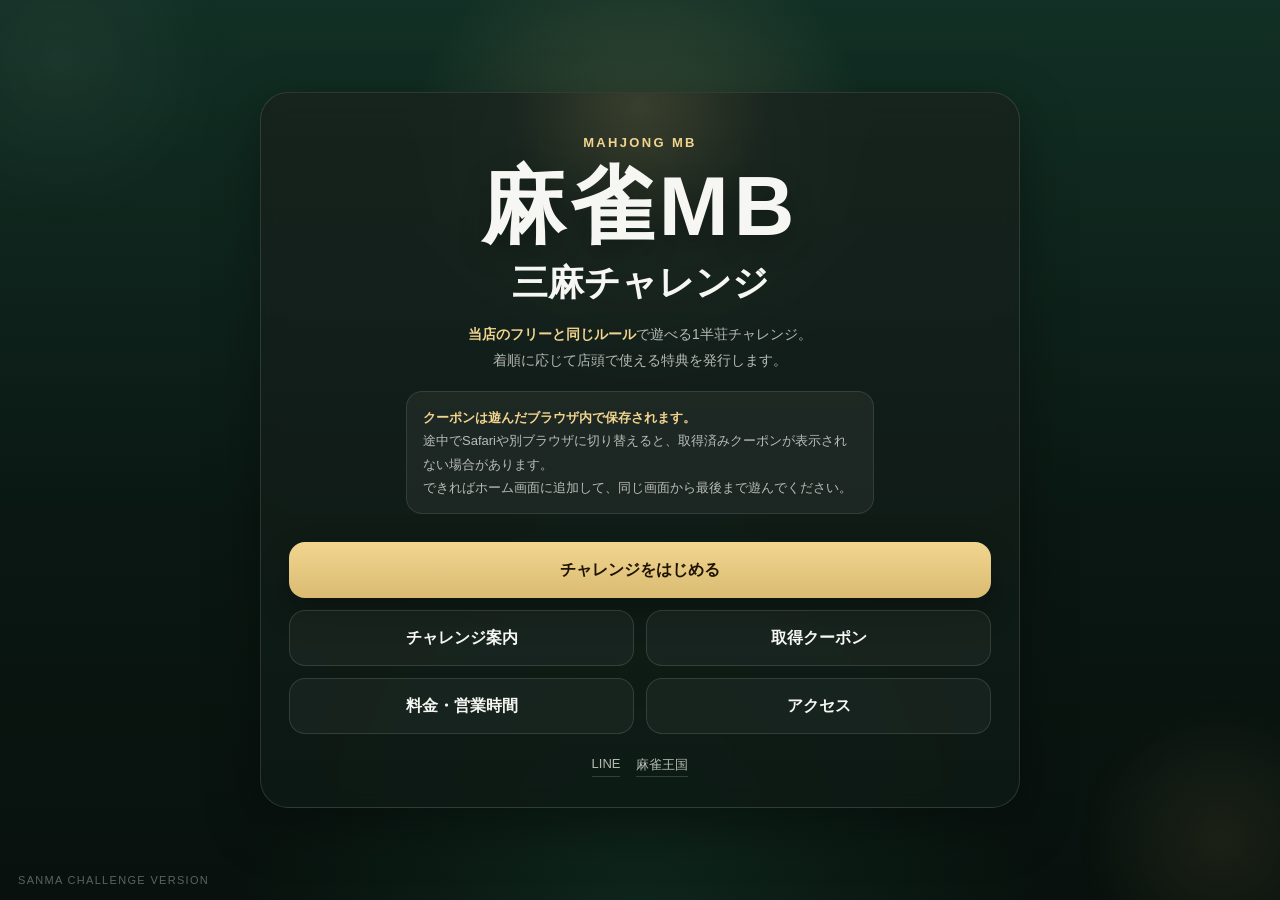
<file: index.html>
<!DOCTYPE html>
<html lang="ja">
<head>
  <meta charset="UTF-8">
  <meta http-equiv="refresh" content="0; url=./index_mbtrial.html">
  <title>Redirect</title>
</head>
<body>
  <script>
    location.replace("./index_mbtrial.html");
  </script>
</body>
</html>
</file>
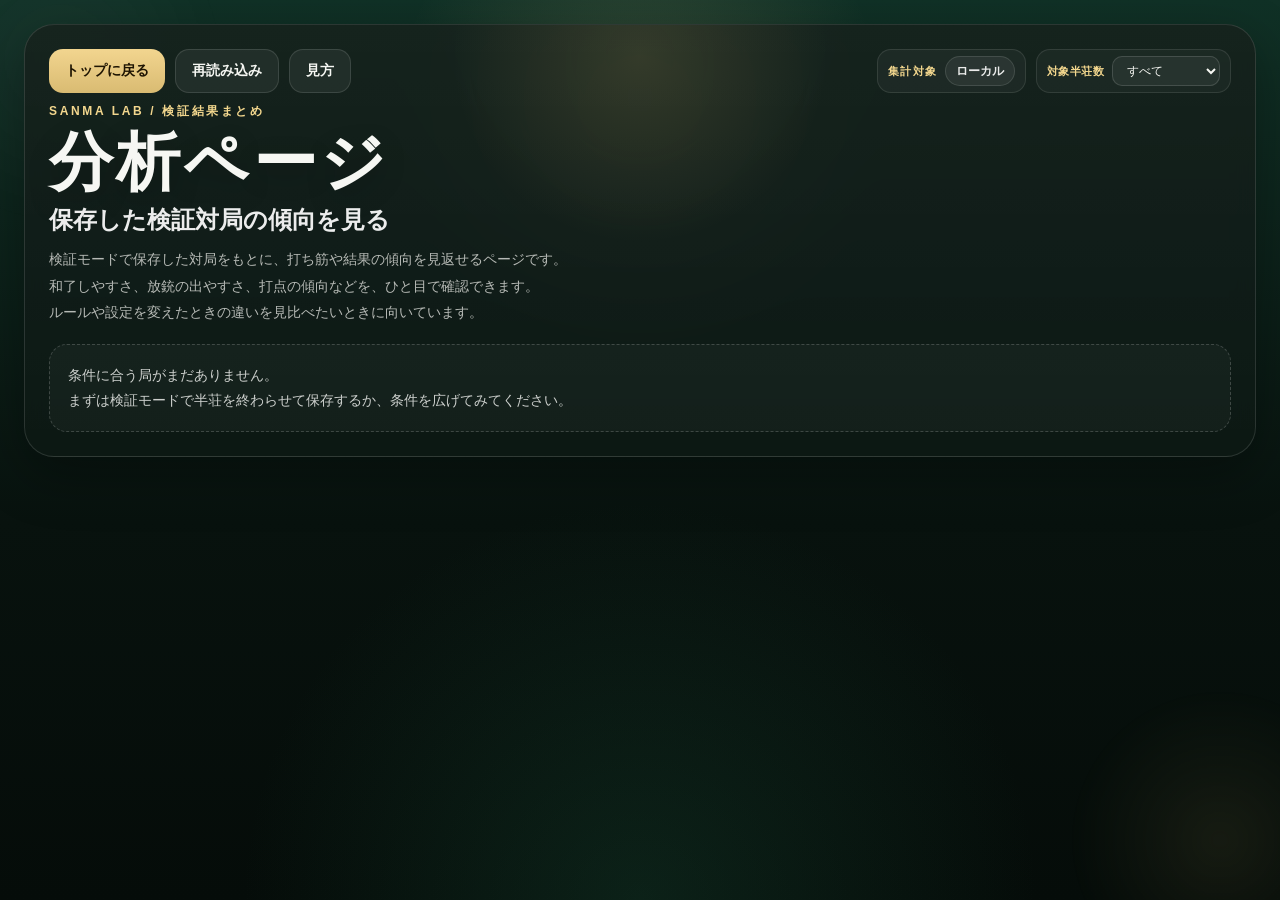
<file: analysis_app.html>
<!doctype html>
<html lang="ja">
<head>
  <meta charset="utf-8" />
  <meta name="viewport" content="width=device-width, initial-scale=1" />
  <title>SANMA LAB / 分析</title>
  <meta name="description" content="検証モードで保存した対局から、全体の傾向を確認できるページです。" />
  <style>
    :root{
      --bg:#08120e;
      --bg2:#103126;
      --panel:rgba(8,20,15,0.84);
      --panel-strong:rgba(15,31,24,0.94);
      --panel-soft:rgba(255,255,255,0.04);
      --line:rgba(255,255,255,0.12);
      --text:#f6f7f3;
      --muted:rgba(246,247,243,0.72);
      --gold:#d9bb72;
      --gold-strong:#f3d78e;
      --accent:#8dd8c4;
      --danger:#ffb7ac;
      --shadow:0 18px 54px rgba(0,0,0,0.32);
    }

    *{ box-sizing:border-box; }
    html, body{ margin:0; min-height:100%; }

    body{
      min-height:100vh;
      color:var(--text);
      font-family:-apple-system,BlinkMacSystemFont,"Segoe UI",sans-serif;
      background:
        radial-gradient(circle at 50% 12%, rgba(241,212,141,0.16), transparent 24%),
        radial-gradient(circle at 50% 100%, rgba(31,94,67,0.26), transparent 36%),
        linear-gradient(180deg, var(--bg2) 0%, var(--bg) 58%, #050c09 100%);
      overflow-x:hidden;
    }

    body::before,
    body::after{
      content:"";
      position:fixed;
      inset:auto;
      pointer-events:none;
      border-radius:50%;
      opacity:0.52;
      filter:blur(2px);
    }

    body::before{
      width:360px;
      height:360px;
      top:-120px;
      left:-120px;
      background:radial-gradient(circle, rgba(255,255,255,0.08), transparent 68%);
    }

    body::after{
      width:320px;
      height:320px;
      right:-100px;
      bottom:-100px;
      background:radial-gradient(circle, rgba(217,187,114,0.16), transparent 68%);
    }

    button,
    select,
    a{
      color:inherit;
      font:inherit;
    }

    .page{
      width:min(100%, 1440px);
      margin:0 auto;
      padding:24px;
      position:relative;
      z-index:1;
    }

    .shell{
      border-radius:30px;
      background:
        linear-gradient(180deg, rgba(255,255,255,0.05), rgba(255,255,255,0.02)),
        var(--panel);
      border:1px solid var(--line);
      box-shadow:var(--shadow);
      backdrop-filter:blur(10px);
      overflow:hidden;
      position:relative;
    }

    .shell::before{
      content:"";
      position:absolute;
      inset:-160px auto auto 50%;
      width:380px;
      height:380px;
      transform:translateX(-50%);
      border-radius:50%;
      background:radial-gradient(circle, rgba(217,187,114,0.14), transparent 70%);
      pointer-events:none;
    }

    .shellInner{
      position:relative;
      z-index:1;
      padding:24px;
      display:grid;
      gap:18px;
    }

    .topRow{
      display:flex;
      align-items:flex-start;
      justify-content:space-between;
      gap:16px;
      flex-wrap:wrap;
    }

    .topRowLeft{
      display:grid;
      gap:10px;
      min-width:0;
      flex:1 1 640px;
    }

    .topActions{
      display:flex;
      align-items:center;
      gap:10px;
      flex-wrap:nowrap;
      width:100%;
      min-width:0;
    }

    .topActionsLeft,
    .topActionsRight{
      display:flex;
      align-items:center;
      gap:10px;
      flex-wrap:nowrap;
      min-width:0;
      flex:0 0 auto;
    }

    .topActionsRight{
      margin-left:auto;
    }

    .backBtn,
    .refreshBtn,
    .hintBtn,
    .tabBtn{
      appearance:none;
      border:none;
      cursor:pointer;
      min-height:44px;
      padding:0 16px;
      border-radius:14px;
      font-size:14px;
      font-weight:800;
      transition:transform 0.16s ease, opacity 0.16s ease, background 0.16s ease, border-color 0.16s ease;
    }

    .backBtn:hover,
    .refreshBtn:hover,
    .hintBtn:hover,
    .tabBtn:hover,
    .filterSelect:hover{
      transform:translateY(-1px);
    }

    .backBtn{
      background:linear-gradient(180deg, #f2d58f 0%, #d9bb72 100%);
      color:#1e1402;
      text-decoration:none;
      display:inline-flex;
      align-items:center;
      justify-content:center;
    }

    .refreshBtn,
    .hintBtn,
    .tabBtn{
      background:rgba(255,255,255,0.06);
      color:var(--text);
      border:1px solid rgba(255,255,255,0.12);
    }

    .tabBtn.isActive{
      background:linear-gradient(180deg, rgba(255,255,255,0.18), rgba(255,255,255,0.06)), rgba(76,119,98,0.78);
      border-color:rgba(182,227,201,0.24);
      color:#ffffff;
      box-shadow:0 10px 18px rgba(0,0,0,0.18), inset 0 1px 0 rgba(255,255,255,0.12);
    }

    .brandKicker{
      font-size:12px;
      font-weight:800;
      letter-spacing:0.22em;
      color:var(--gold-strong);
    }

    .brandTitle{
      font-size:clamp(34px, 5vw, 64px);
      font-weight:900;
      line-height:1;
      letter-spacing:0.05em;
      text-shadow:0 10px 28px rgba(0,0,0,0.24);
    }

    .brandSub{
      font-size:clamp(18px, 2vw, 24px);
      font-weight:800;
      color:rgba(255,255,255,0.92);
    }

    .leadText{
      margin:0;
      font-size:14px;
      line-height:1.9;
      color:var(--muted);
      max-width:58em;
    }

    .statusCard{
      min-width:0;
      max-width:none;
      padding:6px 10px;
      border-radius:14px;
      background:rgba(255,255,255,0.04);
      border:1px solid rgba(255,255,255,0.10);
      display:flex;
      align-items:center;
      gap:8px;
      flex:0 0 auto;
    }

    .statusHead{
      display:flex;
      align-items:center;
      gap:8px;
      flex-wrap:nowrap;
    }

    .statusLabel{
      font-size:11px;
      font-weight:800;
      letter-spacing:0.10em;
      color:var(--gold-strong);
      white-space:nowrap;
    }

    .statusBadge{
      display:inline-flex;
      align-items:center;
      gap:6px;
      min-height:30px;
      padding:0 10px;
      border-radius:999px;
      background:rgba(255,255,255,0.06);
      border:1px solid rgba(255,255,255,0.12);
      font-size:12px;
      font-weight:800;
      white-space:nowrap;
    }

    .statusBadge.isAccount{
      color:#1b1403;
      background:linear-gradient(180deg, #f2d58f 0%, #d9bb72 100%);
      border-color:transparent;
    }

    .statusBadge.isLocal{
      color:rgba(255,255,255,0.9);
    }

    .statusNote{
      font-size:13px;
      line-height:1.7;
      color:var(--muted);
    }

    .statusMeta,
    .tabRow{
      display:flex;
      gap:8px;
      flex-wrap:wrap;
    }

    .miniPill{
      display:inline-flex;
      align-items:center;
      min-height:30px;
      padding:0 10px;
      border-radius:999px;
      background:rgba(141,216,196,0.12);
      border:1px solid rgba(141,216,196,0.18);
      color:#f7fffb;
      font-size:12px;
      font-weight:700;
    }

    .filterCard,
    .messageCard,
    .metricSection,
    .placeholderSection,
    .tabCard,
    .chartCard,
    .tableCard{
      border-radius:22px;
      border:1px solid rgba(255,255,255,0.10);
      background:var(--panel-soft);
      padding:18px;
    }

    .filterCardTitle,
    .messageTitle,
    .sectionTitle,
    .tabTitle,
    .chartTitle,
    .tableTitle{
      font-size:18px;
      font-weight:900;
      margin-bottom:10px;
    }

    .sectionSub,
    .messageText,
    .placeholderText,
    .filterNote,
    .tabSub,
    .chartSub,
    .tableSub{
      font-size:13px;
      line-height:1.75;
      color:var(--muted);
    }

    .filterGrid,
    .summaryGrid,
    .metricGrid{
      display:grid;
      gap:12px;
      margin-top:12px;
    }

    .compactControlRow{
      display:flex;
      align-items:center;
      justify-content:flex-end;
      width:auto;
      flex:0 0 auto;
    }

    .compactFilterBox{
      display:flex;
      align-items:center;
      gap:8px;
      padding:6px 10px;
      border-radius:14px;
      border:1px solid rgba(255,255,255,0.10);
      background:rgba(255,255,255,0.03);
      flex:0 0 auto;
    }

    .compactFilterLabel{
      font-size:11px;
      font-weight:800;
      letter-spacing:0.04em;
      color:var(--gold-strong);
      white-space:nowrap;
    }

    .compactFilterBox .filterSelect{
      width:108px;
      min-height:30px;
      padding:0 10px;
      border-radius:10px;
      font-size:12px;
    }

    .filterGrid{
      grid-template-columns:repeat(4, minmax(0, 1fr));
    }

    .summaryGrid{
      grid-template-columns:repeat(6, minmax(0, 1fr));
    }

    .metricGrid{
      grid-template-columns:repeat(4, minmax(0, 1fr));
    }

    .filterField{
      display:grid;
      gap:7px;
    }

    .filterLabel{
      font-size:12px;
      font-weight:800;
      color:rgba(245,247,244,0.76);
    }

    .filterSelect{
      width:100%;
      min-height:42px;
      border-radius:12px;
      border:1px solid rgba(255,255,255,0.14);
      background:rgba(255,255,255,0.05);
      color:var(--text);
      padding:0 12px;
      box-sizing:border-box;
      transition:transform 0.16s ease, border-color 0.16s ease, background 0.16s ease;
    }

    .metricCard{
      border-radius:18px;
      border:1px solid rgba(255,255,255,0.08);
      background:rgba(0,0,0,0.16);
      padding:14px 13px;
      display:grid;
      gap:6px;
      min-height:108px;
    }

    .metricCardLabel{
      font-size:12px;
      font-weight:700;
      color:rgba(245,247,244,0.64);
    }

    .metricCardValue{
      font-size:24px;
      font-weight:900;
      line-height:1.05;
      color:#ffd56f;
      word-break:break-word;
    }

    .metricCardHint{
      font-size:11px;
      color:rgba(245,247,244,0.48);
      line-height:1.45;
    }

    .tabPanel{
      display:none;
    }

    .tabPanel.isActive{
      display:block;
    }

    .placeholderSection{
      display:grid;
      gap:10px;
      background:linear-gradient(180deg, rgba(255,255,255,0.05), rgba(255,255,255,0.02));
    }

    .placeholderList{
      display:grid;
      grid-template-columns:repeat(3, minmax(0, 1fr));
      gap:10px;
    }

    .placeholderItem{
      border-radius:14px;
      border:1px dashed rgba(255,255,255,0.18);
      background:rgba(255,255,255,0.03);
      padding:12px;
      display:grid;
      gap:6px;
    }

    .placeholderItemTitle{
      font-size:13px;
      font-weight:800;
      color:#fff3c5;
    }

    .placeholderItemText{
      font-size:12px;
      line-height:1.7;
      color:var(--muted);
    }

    .emptyCard{
      border-radius:18px;
      border:1px dashed rgba(255,255,255,0.18);
      background:rgba(255,255,255,0.03);
      padding:18px;
      font-size:14px;
      line-height:1.8;
      color:rgba(245,247,244,0.82);
    }

    .messageCard.warn{
      border-color:rgba(255,183,172,0.22);
      background:rgba(255,183,172,0.08);
    }

    .messageCard.ok{
      border-color:rgba(141,216,196,0.20);
      background:rgba(141,216,196,0.08);
    }

    @media (max-width: 1180px){
      .summaryGrid{
        grid-template-columns:repeat(3, minmax(0, 1fr));
      }

      .metricGrid,
      .filterGrid{
        grid-template-columns:repeat(2, minmax(0, 1fr));
      }

      .placeholderList{
        grid-template-columns:repeat(2, minmax(0, 1fr));
      }
    }

    @media (max-width: 720px){
      .page{ padding:16px; }
      .shellInner{ padding:16px; }
      .topRow{ gap:12px; }
      .statusCard{ width:auto; }
      .topActions{
        align-items:flex-start;
        flex-wrap:wrap;
      }
      .topActionsLeft,
      .topActionsRight{
        flex-wrap:wrap;
      }
      .topActionsRight{
        width:100%;
        justify-content:flex-start;
        margin-left:0;
      }
      .compactControlRow{
        justify-content:flex-start;
      }
      .compactFilterBox{
        width:auto;
      }
      .summaryGrid,
      .metricGrid,
      .filterGrid,
      .placeholderList{
        grid-template-columns:1fr;
      }
      .brandTitle{ letter-spacing:0.03em; }
    }
  </style>
  <script>
    window.MB_SANMA_SUPABASE_CONFIG = {
      url: "https://edcsvszqscbfeizfmilp.supabase.co",
      anonKey: "sb_publishable_vLIhwWFFomM4WwSaupoOxw_UOUNihF0"
    };
  </script>
</head>
<body>
  <main class="page">
    <section class="shell" aria-label="分析ページ">
      <div class="shellInner">
        <div class="topRow">
          <div class="topRowLeft">
            <div class="topActions">
              <div class="topActionsLeft">
                <a class="backBtn" href="index_app.html">トップに戻る</a>
                <button id="analysisRefreshBtn" type="button" class="refreshBtn">再読み込み</button>
                <button id="analysisHintBtn" type="button" class="hintBtn">見方</button>
              </div>
              <div class="topActionsRight">
                <aside class="statusCard" aria-label="分析対象">
                  <div class="statusHead">
                    <div class="statusLabel">集計対象</div>
                    <div id="analysisSessionBadge" class="statusBadge isLocal">ローカル</div>
                  </div>
                </aside>
                <div class="compactControlRow" aria-label="対象半荘数">
                  <div class="compactFilterBox">
                    <div class="compactFilterLabel">対象半荘数</div>
                    <select id="filterLimit" class="filterSelect">
                      <option value="all">すべて</option>
                      <option value="20">最新20</option>
                      <option value="50">最新50</option>
                      <option value="100">最新100</option>
                      <option value="200">最新200</option>
                    </select>
                  </div>
                </div>
              </div>
            </div>
            <div class="brandKicker">SANMA LAB / 検証結果まとめ</div>
            <div class="brandTitle">分析ページ</div>
            <div class="brandSub">保存した検証対局の傾向を見る</div>
            <p class="leadText">
              検証モードで保存した対局をもとに、打ち筋や結果の傾向を見返せるページです。<br />
              和了しやすさ、放銃の出やすさ、打点の傾向などを、ひと目で確認できます。<br />
              ルールや設定を変えたときの違いを見比べたいときに向いています。
            </p>
          </div>
        </div>

        <div id="analysisAppRoot"></div>
      </div>
    </section>
  </main>

  <script src="js/match_log.js"></script>
  <script src="js/log_normalizer.js"></script>
  <script src="js/log_metrics.js"></script>
  <script>
    (function(){
      "use strict";

      const FILTER_STORAGE_KEY = "mbsanma_analysis_app_filters_v1";
      const ACTIVE_SESSION_STORAGE_KEY = "mbsanma_app_active_session_v1";
      const LEGACY_ACTIVE_SESSION_STORAGE_KEY = "mbsanma_visitor_active_session_v1";
      const CURRENT_LOGIN_ACCOUNT_STORAGE_KEY = "mbsanma_app_current_login_account_v1";

      const TAB_KEYS = ["overview", "agari", "riichi", "loss", "flow", "yaku"];
      const TAB_LABELS = {
        overview: "全体",
        agari: "和了",
        riichi: "リーチ",
        loss: "放銃 / 被ツモ",
        flow: "流局 / 進行",
        yaku: "役"
      };

      const filterEls = {
        limit: document.getElementById("filterLimit")
      };

      const refreshBtn = document.getElementById("analysisRefreshBtn");
      const hintBtn = document.getElementById("analysisHintBtn");
      const root = document.getElementById("analysisAppRoot");
      const badgeEl = document.getElementById("analysisSessionBadge");

      const state = {
        filters: loadFilters(),
        activeTab: "overview"
      };

      function normalizeAccountId(value){
        return String(value || "").toUpperCase().replace(/[^A-Z0-9]/g, "");
      }

      function loadFilters(){
        try{
          const raw = localStorage.getItem(FILTER_STORAGE_KEY);
          const parsed = raw ? JSON.parse(raw) : null;
          const normalized = window.MBSanmaLogMetrics.normalizeAnalysisFilters(parsed);
          return {
            ...normalized,
            limit: ["20", "50", "100", "200", "all"].includes(String(parsed && parsed.limit || "")) ? String(parsed.limit) : "all",
            matchMode: "batch",
            sessionMode: "all",
            dealer: "all"
          };
        }catch(e){
          return {
            ...window.MBSanmaLogMetrics.normalizeAnalysisFilters(null),
            limit: "all",
            matchMode: "batch",
            sessionMode: "all",
            dealer: "all"
          };
        }
      }

      function saveFilters(){
        try{
          localStorage.setItem(FILTER_STORAGE_KEY, JSON.stringify(state.filters));
        }catch(e){}
      }

      function writeActiveSessionSnapshot(mode, accountId){
        const payload = {
          mode: mode === "account" ? "account" : "local",
          accountId: mode === "account" ? normalizeAccountId(accountId) : ""
        };
        try{
          const serialized = JSON.stringify(payload);
          sessionStorage.setItem(ACTIVE_SESSION_STORAGE_KEY, serialized);
          sessionStorage.setItem(LEGACY_ACTIVE_SESSION_STORAGE_KEY, serialized);
        }catch(e){}
        return payload;
      }

      function readActiveSession(){
        try{
          const loginId = normalizeAccountId(localStorage.getItem(CURRENT_LOGIN_ACCOUNT_STORAGE_KEY) || "");
          if (loginId) return writeActiveSessionSnapshot("account", loginId);
        }catch(e){}

        const keys = [ACTIVE_SESSION_STORAGE_KEY, LEGACY_ACTIVE_SESSION_STORAGE_KEY];
        for (const key of keys){
          try{
            const raw = sessionStorage.getItem(key);
            if (!raw) continue;
            const parsed = JSON.parse(raw);
            const mode = parsed && parsed.mode === "account" ? "account" : (parsed && parsed.mode === "local" ? "local" : "");
            if (!mode) continue;
            return writeActiveSessionSnapshot(mode, mode === "account" ? normalizeAccountId(parsed && parsed.accountId || "") : "");
          }catch(e){}
        }

        return writeActiveSessionSnapshot("local", "");
      }

      function syncTopStatus(summary){
        const session = readActiveSession();
        if (badgeEl){
          if (session.mode === "account" && session.accountId){
            badgeEl.textContent = session.accountId;
            badgeEl.classList.remove("isLocal");
            badgeEl.classList.add("isAccount");
          } else {
            badgeEl.textContent = "ローカル";
            badgeEl.classList.remove("isAccount");
            badgeEl.classList.add("isLocal");
          }
        }
      }

      async function getStoredLogsAsync(){
        try{
          if (window.MBSanmaMatchLog){
            if (typeof window.MBSanmaMatchLog.getStoredLogsAsync === "function"){
              const logs = await window.MBSanmaMatchLog.getStoredLogsAsync();
              return Array.isArray(logs) ? logs.filter((item)=> item && typeof item === "object") : [];
            }
            if (typeof window.MBSanmaMatchLog.getStoredLogs === "function"){
              const logs = window.MBSanmaMatchLog.getStoredLogs();
              return Array.isArray(logs) ? logs.filter((item)=> item && typeof item === "object") : [];
            }
          }
        }catch(e){}
        return [];
      }

      function renderLoading(){
        if (!root) return;
        root.innerHTML = "";
        const empty = document.createElement("section");
        empty.className = "emptyCard";
        empty.innerHTML = "保存済み半荘ログを読み込み中です。";
        root.appendChild(empty);
      }

      function formatRate(value){
        return Number.isFinite(value) ? `${(value * 100).toFixed(1)}%` : "—";
      }

      function formatAvgScore(value){
        return Number.isFinite(value) ? `${value > 0 ? "+" : ""}${value.toFixed(1)}` : "—";
      }

      function formatAvgPoint(value){
        return Number.isFinite(value) ? `${Math.round(value).toLocaleString("ja-JP")}点` : "—";
      }

      function formatAvgJunme(value){
        return Number.isFinite(value) ? `${value.toFixed(2)}巡目` : "—";
      }

      function formatAvgCount(value, suffix = ""){
        return Number.isFinite(value) ? `${value.toFixed(2)}${suffix}` : "—";
      }

      function formatCount(value){
        return `${Number(value) || 0}`;
      }

      function formatModeCount(summary){
        const parts = [];
        if (summary.matchCounts.batch > 0) parts.push(`検証 ${summary.matchCounts.batch}`);
        if (summary.matchCounts.normal > 0) parts.push(`対局 ${summary.matchCounts.normal}`);
        if (summary.matchCounts.unknown > 0) parts.push(`未分類 ${summary.matchCounts.unknown}`);
        return parts.length ? parts.join(" / ") : "—";
      }

      function createMetricCard(label, value, hint){
        const card = document.createElement("div");
        card.className = "metricCard";

        const labelEl = document.createElement("div");
        labelEl.className = "metricCardLabel";
        labelEl.textContent = label;

        const valueEl = document.createElement("div");
        valueEl.className = "metricCardValue";
        valueEl.textContent = value;

        const hintEl = document.createElement("div");
        hintEl.className = "metricCardHint";
        hintEl.textContent = hint || "";

        card.appendChild(labelEl);
        card.appendChild(valueEl);
        card.appendChild(hintEl);
        return card;
      }

      function createSummarySection(summary){
        const section = document.createElement("section");
        section.className = "tabCard";

        const title = document.createElement("div");
        title.className = "tabTitle";
        title.textContent = "対象サマリー";
        section.appendChild(title);

        const sub = document.createElement("div");
        sub.className = "tabSub";
        sub.textContent = "今回どの範囲の対局を集計しているかを見る欄です。ここを確認してから、下のタブで細かく振り返れます。";
        section.appendChild(sub);

        const grid = document.createElement("div");
        grid.className = "summaryGrid";
        [
          createMetricCard("対象半荘", formatCount(summary.scope.includedMatchCount), "条件に合う半荘"),
          createMetricCard("対象局", formatCount(summary.overall.kyokuCount), "局ベース"),
          createMetricCard("対象和了件数", formatCount(summary.agari.count), "和了全体"),
          createMetricCard("対象リーチ件数", formatCount(summary.riichi.count), "リーチ全体"),
          createMetricCard("対象放銃件数", formatCount(summary.hoju.count), "放銃全体"),
          createMetricCard("対象ツモ和了件数", formatCount(summary.agari.tsumoCount), "ツモ和了のみ")
        ].forEach((card)=> grid.appendChild(card));
        section.appendChild(grid);
        return section;
      }

      function createTabRow(){
        const row = document.createElement("div");
        row.className = "tabRow";
        TAB_KEYS.forEach((key)=> {
          const btn = document.createElement("button");
          btn.type = "button";
          btn.className = `tabBtn${state.activeTab === key ? " isActive" : ""}`;
          btn.textContent = TAB_LABELS[key];
          btn.dataset.tabKey = key;
          btn.addEventListener("click", ()=> {
            state.activeTab = key;
            render().catch(()=>{});
          });
          row.appendChild(btn);
        });
        return row;
      }

      function createTabPanel(key, titleText, subText, cards){
        const panel = document.createElement("section");
        panel.className = `tabPanel${state.activeTab === key ? " isActive" : ""}`;

        const card = document.createElement("div");
        card.className = "tabCard";

        const title = document.createElement("div");
        title.className = "tabTitle";
        title.textContent = titleText;
        card.appendChild(title);

        const sub = document.createElement("div");
        sub.className = "tabSub";
        sub.textContent = subText;
        card.appendChild(sub);

        const grid = document.createElement("div");
        grid.className = "metricGrid";
        cards.forEach((metric)=> grid.appendChild(metric));
        card.appendChild(grid);

        panel.appendChild(card);
        return panel;
      }

      function createMessageCard(type, titleText, text){
        const card = document.createElement("section");
        card.className = `messageCard ${type}`;

        const title = document.createElement("div");
        title.className = "messageTitle";
        title.textContent = titleText;

        const body = document.createElement("div");
        body.className = "messageText";
        body.textContent = text;

        card.appendChild(title);
        card.appendChild(body);
        return card;
      }

      function createPlaceholderSection(summary){
        const section = document.createElement("section");
        section.className = "placeholderSection";

        const title = document.createElement("div");
        title.className = "sectionTitle";
        title.textContent = "今後の追加予定";
        section.appendChild(title);

        const text = document.createElement("div");
        text.className = "placeholderText";
        text.textContent = "まずは見やすさを優先して、よく使う項目を中心にまとめています。今後は比較表示や役・打点の見やすさもさらに強化していきます。";
        section.appendChild(text);

        const list = document.createElement("div");
        list.className = "placeholderList";

        [
          {
            title: "比較表示",
            text: "親番と子番、ルール違い、設定違いなどを並べて見比べやすくしていきます。"
          },
          {
            title: "役と打点の見やすさ",
            text: `点数データ ${summary.availability.pointDataCount}件 / 役データ ${summary.availability.yakuDataCount}件 / ドラデータ ${summary.availability.doraDataCount}件 をもとに、さらに見やすく広げていきます。`
          },
          {
            title: "使いやすさ",
            text: "条件保存やお気に入りの比較など、何度も見返しやすい導線を追加していきます。"
          }
        ].forEach((item)=> {
          const card = document.createElement("div");
          card.className = "placeholderItem";

          const t = document.createElement("div");
          t.className = "placeholderItemTitle";
          t.textContent = item.title;

          const d = document.createElement("div");
          d.className = "placeholderItemText";
          d.textContent = item.text;

          card.appendChild(t);
          card.appendChild(d);
          list.appendChild(card);
        });

        section.appendChild(list);
        return section;
      }

      function buildTabPanels(summary){
        return [
          createTabPanel(
            "overview",
            "全体",
            "まずは全体の傾向を見るタブです。和了・放銃・流局の出やすさと、平均的な打点をここで確認できます。",
            [
              createMetricCard("リーチ率", formatRate(summary.riichi.rate), "全局基準"),
              createMetricCard("副露率", formatRate(summary.open.rate), "全局基準"),
              createMetricCard("和了率", formatRate(summary.agari.rate), "全局基準"),
              createMetricCard("放銃率", formatRate(summary.hoju.rate), "全局基準"),
              createMetricCard("被ツモ率", formatRate(summary.hitByTsumo.rate), "全局基準"),
              createMetricCard("流局率", formatRate(summary.ryukyoku.rate), "全局基準"),
              createMetricCard("横移動率", formatRate(summary.horizontal.rate), "自分が無関係で終わる率"),
              createMetricCard("平均打点", formatAvgPoint(summary.overall.averagePoint), "純粋なアガリ打点の平均"),
              createMetricCard("和了時平均チップ枚数", formatAvgCount(summary.overall.averageAgariChipCount, "枚"), "和了した手のみ"),
              createMetricCard("1着時平均スコア", formatAvgScore(summary.overall.averageRank1Score), "精算画面基準の最終スコア＋チップ"),
              createMetricCard("2着時平均スコア", formatAvgScore(summary.overall.averageRank2Score), "精算画面基準の最終スコア＋チップ"),
              createMetricCard("3着時平均スコア", formatAvgScore(summary.overall.averageRank3Score), "精算画面基準の最終スコア＋チップ"),
              createMetricCard("被ツモ時平均失点", formatAvgPoint(summary.overall.averageHitByTsumoPoint), "被ツモ時の実支払い平均"),
              createMetricCard("放銃時平均失点", formatAvgPoint(summary.overall.averageHojuPoint), "放銃した相手手の純粋な打点"),
              createMetricCard("平均ドラ枚数", formatAvgCount(summary.overall.averageDoraCount, "枚"), "和了詳細ありの分のみ")
            ]
          ),
          createTabPanel(
            "agari",
            "和了",
            "和了したときの割合と打点の傾向を見るタブです。ツモ寄りかロン寄りか、リーチや副露でどれくらい上がれているかを確認できます。",
            [
              createMetricCard("和了率", formatRate(summary.agari.rate), "全局基準"),
              createMetricCard("和了時ツモ割合", formatRate(summary.agari.tsumoRate), "和了局基準"),
              createMetricCard("和了時ロン割合", formatRate(summary.agari.ronRate), "和了局基準"),
              createMetricCard("親和了割合", formatRate(summary.agari.dealerRate), "和了局基準"),
              createMetricCard("和了時リーチ割合", formatRate(summary.agari.riichiRate), "和了局基準"),
              createMetricCard("和了時副露割合", formatRate(summary.agari.openRate), "和了局基準"),
              createMetricCard("平均打点", formatAvgPoint(summary.agari.averagePoint), "純粋なアガリ打点の平均"),
              createMetricCard("リーチ時平均打点", formatAvgPoint(summary.agari.averagePointRiichi), "リーチ和了の純粋な打点"),
              createMetricCard("リーチ時和了率", formatRate(summary.agari.riichiAgariRate), "リーチした局基準"),
              createMetricCard("副露時平均打点", formatAvgPoint(summary.agari.averagePointOpen), "副露和了の純粋な打点"),
              createMetricCard("副露時和了率", formatRate(summary.agari.openAgariRate), "副露した局基準"),
              createMetricCard("ダマ平均打点", formatAvgPoint(summary.agari.averagePointDama), "ダマ和了のみ"),
              createMetricCard("ダマ和了率", formatRate(summary.agari.damaAgariRate), "最終的にダマテン維持で終わったテンパイ局基準"),
              createMetricCard("ツモ平均打点", formatAvgPoint(summary.agari.averagePointTsumo), "ツモ和了の純粋な打点"),
              createMetricCard("ロン平均打点", formatAvgPoint(summary.agari.averagePointRon), "ロン和了の純粋な打点")
            ]
          ),
          createTabPanel(
            "riichi",
            "リーチ",
            "リーチした局だけに絞って、和了しやすさ・打点・待ちの広さを確認するタブです。両面以上と愚形の差もここで見られます。",
            [
              createMetricCard("リーチ時和了率", formatRate(summary.agari.riichiAgariRate), "リーチした局基準"),
              createMetricCard("リーチ時平均打点", formatAvgPoint(summary.riichi.averagePoint), "リーチ和了の純粋な打点"),
              createMetricCard("平均リーチ巡目", formatAvgJunme(summary.riichi.averageJunme), "リーチ局のみ"),
              createMetricCard("リーチ時平均待ち種類数", formatAvgCount(summary.riichi.averageWaitTypeCount, "種"), "待ち形データがあるリーチのみ"),
              createMetricCard("リーチ時平均待ち枚数", formatAvgCount(summary.riichi.averageWaitTileCount, "枚"), "リーチ局のみ"),
              createMetricCard("両面以上リーチ率", formatRate(summary.riichi.ryanmenRate), "両面・三面張・マルチ両面を含む"),
              createMetricCard("両面以上リーチ和了率", formatRate(summary.riichi.ryanmenAgariRate), "両面以上でリーチした局基準"),
              createMetricCard("両面以上リーチツモ和了率", formatRate(summary.riichi.ryanmenTsumoAgariRate), "両面以上でリーチした局基準"),
              createMetricCard("愚形リーチ率", formatRate(summary.riichi.gukeiRate), "カンちゃん・単騎・しゃぼ・ペンちゃん"),
              createMetricCard("愚形リーチ和了率", formatRate(summary.riichi.gukeiAgariRate), "愚形でリーチした局基準"),
              createMetricCard("愚形リーチツモ和了率", formatRate(summary.riichi.gukeiTsumoAgariRate), "愚形でリーチした局基準")
            ]
          ),
          createTabPanel(
            "loss",
            "放銃 / 被ツモ",
            "失点の傾向を見るタブです。どんな相手に放銃しやすいか、被ツモした手の平均打点がどれくらいかを確認できます。",
            [
              createMetricCard("放銃率", formatRate(summary.hoju.rate), "全局基準"),
              createMetricCard("放銃中親への放銃割合", formatRate(summary.hoju.dealerWinnerRate), "放銃局基準"),
              createMetricCard("リーチへの放銃率", formatRate(summary.hoju.riichiRate), "放銃局基準"),
              createMetricCard("副露への放銃率", formatRate(summary.hoju.openRate), "放銃局基準"),
              createMetricCard("放銃時平均失点", formatAvgPoint(summary.hoju.averagePoint), "放銃した相手手の純粋な打点"),
              createMetricCard("放銃時テンパイ率", formatRate(summary.hoju.tenpaiRate), "記録が残っている分のみ"),
              createMetricCard("被ツモ率", formatRate(summary.hitByTsumo.rate), "全局基準"),
              createMetricCard("被ツモ時平均失点", formatAvgPoint(summary.hitByTsumo.averagePoint), "被ツモ時の実支払い平均")
            ]
          ),
          createTabPanel(
            "flow",
            "流局 / 進行",
            "局全体の進み方を見るタブです。流局の多さや半荘の進行ペースなど、全体の流れをここで確認できます。",
            [
              createMetricCard("流局率", formatRate(summary.ryukyoku.rate), "全局基準"),
              createMetricCard("流局時聴牌率", formatRate(summary.ryukyoku.tenpaiRate), "流局局基準"),
              createMetricCard("平均リーチ巡目", formatAvgJunme(summary.riichi.averageJunme), "リーチ局のみ"),
              createMetricCard("半荘あたりリーチ出現率", formatAvgCount(summary.riichi.averageCountPerMatch, "回"), "対象半荘あたり"),
              createMetricCard("1半荘あたり平均局数", formatAvgCount(summary.overall.averageKyokuCountPerMatch, "局"), "対象半荘ベース"),
              createMetricCard("一局あたり平均巡目数", formatAvgJunme(summary.overall.averageJunmePerKyoku), "各局の到達巡目ベース"),
              createMetricCard("横移動率", formatRate(summary.horizontal.rate), "自分無関係ロンの率"),
              createMetricCard("流し出現率", formatRate(summary.nagashi.rate), "局ベース")
            ]
          ),
          createTabPanel(
            "yaku",
            "役",
            "よく出る役や打点の傾向を見るタブです。和了した手にどんな役がどれくらい混ざっているかを確認できます。",
            [
              createMetricCard("平均ドラ枚数", formatAvgCount(summary.agari.averageDoraCount, "枚"), "和了詳細ありの分のみ"),
              createMetricCard("和了時面前清自摸和複合率", formatRate(summary.agari.yakuCompositeRates.menzenTsumo), "役データが残っている和了のみ"),
              createMetricCard("和了時ダブル立直複合率", formatRate(summary.agari.yakuCompositeRates.doubleRiichi), "役データが残っている和了のみ"),
              createMetricCard("和了時タンヤオ複合率", formatRate(summary.agari.yakuCompositeRates.tanyao), "役データが残っている和了のみ"),
              createMetricCard("和了時ピンフ率", formatRate(summary.agari.yakuCompositeRates.pinfu), "役データが残っている和了のみ"),
              createMetricCard("和了時七対子複合率", formatRate(summary.agari.yakuCompositeRates.chiitoi), "役データが残っている和了のみ"),
              createMetricCard("和了時対々和複合率", formatRate(summary.agari.yakuCompositeRates.toitoi), "役データが残っている和了のみ"),
              createMetricCard("和了時染め手複合率", formatRate(summary.agari.yakuCompositeRates.honitsuOrChinitsu), "混一色 / 清一色"),
              createMetricCard("和了時場風複合率", formatRate(summary.agari.yakuCompositeRates.roundWind), "役データが残っている和了のみ"),
              createMetricCard("和了時自風複合率", formatRate(summary.agari.yakuCompositeRates.seatWind), "役データが残っている和了のみ"),
              createMetricCard("和了時三元牌複合率", formatRate(summary.agari.yakuCompositeRates.dragons), "白 / 發 / 中のいずれか"),
              createMetricCard("和了時一盃口複合率", formatRate(summary.agari.yakuCompositeRates.iipeiko), "役データが残っている和了のみ"),
              createMetricCard("和了時チャンタ複合率", formatRate(summary.agari.yakuCompositeRates.chanta), "役データが残っている和了のみ"),
              createMetricCard("和了時一気通貫複合率", formatRate(summary.agari.yakuCompositeRates.ittsu), "役データが残っている和了のみ"),
              createMetricCard("役満出現率", formatRate(summary.agari.yakuCompositeRates.yakuman), "和了局基準")
            ]
          )
        ];
      }

      async function render(){
        if (!root) return;

        Object.keys(filterEls).forEach((key)=> {
          if (filterEls[key]) filterEls[key].value = state.filters[key];
        });

        renderLoading();

        const logs = await getStoredLogsAsync();
        const summary = window.MBSanmaLogMetrics.buildAnalysisSummary(logs, state.filters);
        syncTopStatus(summary);

        root.innerHTML = "";

        if (summary.overall.kyokuCount <= 0){
          const empty = document.createElement("section");
          empty.className = "emptyCard";
          empty.innerHTML = "条件に合う局がまだありません。<br>まずは検証モードで半荘を終わらせて保存するか、条件を広げてみてください。";
          root.appendChild(empty);
          return;
        }

        root.appendChild(createSummarySection(summary));
        root.appendChild(createTabRow());
        buildTabPanels(summary).forEach((panel)=> root.appendChild(panel));

        if (summary.availability.pointDataCount <= 0 && summary.availability.yakuDataCount <= 0){
          root.appendChild(createMessageCard(
            "warn",
            "役や打点の詳しい表示は一部準備中です",
            "役の組み合わせや点数の詳しい内容は、保存されている対局データがある分から順に反映しています。今後さらに見やすく増やしていきます。"
          ));
        } else {
          root.appendChild(createMessageCard(
            "ok",
            "役や打点の詳しい情報も表示できます",
            `点数データ ${summary.availability.pointDataCount}件 / 役データ ${summary.availability.yakuDataCount}件 / ドラデータ ${summary.availability.doraDataCount}件 を使って表示しています。`
          ));
        }

        root.appendChild(createPlaceholderSection(summary));
      }

      Object.keys(filterEls).forEach((key)=> {
        const el = filterEls[key];
        if (!el) return;
        el.addEventListener("change", ()=> {
          state.filters[key] = String(el.value || "");
          state.filters = {
            ...window.MBSanmaLogMetrics.normalizeAnalysisFilters(state.filters),
            matchMode: "batch",
            sessionMode: "all",
            dealer: "all"
          };
          saveFilters();
          render().catch(()=>{});
        });
      });

      if (refreshBtn){
        refreshBtn.addEventListener("click", ()=> render().catch(()=>{}));
      }

      if (hintBtn){
        hintBtn.addEventListener("click", ()=> {
          alert([
            "このページでは、検証モードで保存した対局をまとめて振り返れます。",
            "",
            "和了率や放銃率、平均打点、よく出る役などをまとめて確認できます。",
            "ルールや設定を変えたときの違いを見たいときに便利です。",
            "",
            "自分の半荘成績を見たい場合は、成績管理ページを使ってください。"
          ].join("\n"));
        });
      }

      render().catch(()=>{});
    })();
  </script>
</body>
</html>
</file>
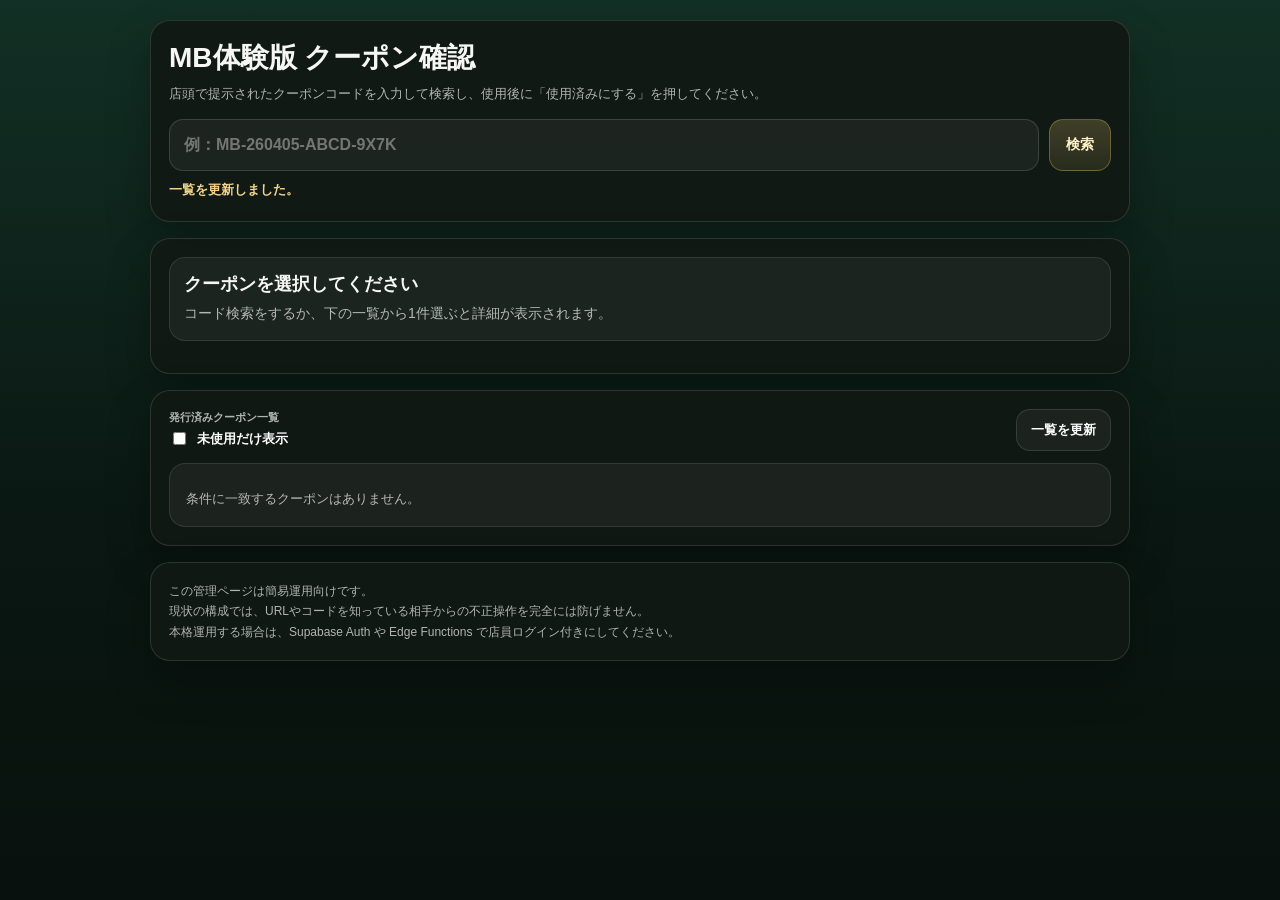
<file: coupon_admin.html>
<!doctype html>
<html lang="ja">
<head>
  <meta charset="utf-8" />
  <meta name="viewport" content="width=device-width, initial-scale=1" />
  <title>MB体験版 クーポン確認</title>
  <style>
    :root{
      --bg:#0c1511;
      --panel:rgba(17,25,21,0.94);
      --line:rgba(255,255,255,0.12);
      --text:#f6f7f3;
      --muted:rgba(246,247,243,0.70);
      --gold:#f1d48d;
      --green:#8ff0c6;
      --yellow:#ffe18a;
      --red:#ffb7b7;
    }
    *{ box-sizing:border-box; }
    html,body{ margin:0; min-height:100%; }
    body{
      min-height:100vh;
      font-family:-apple-system,BlinkMacSystemFont,"Segoe UI",sans-serif;
      color:var(--text);
      background:linear-gradient(180deg,#123025 0%, #0a1712 58%, #08110d 100%);
      padding:20px;
    }
    .page{ width:min(100%, 980px); margin:0 auto; display:grid; gap:16px; }
    .panel{
      border-radius:20px;
      border:1px solid var(--line);
      background:var(--panel);
      padding:18px;
      box-shadow:0 20px 44px rgba(0,0,0,0.28);
    }
    .title{ font-size:28px; font-weight:900; margin-bottom:6px; }
    .lead{ font-size:13px; line-height:1.7; color:var(--muted); }
    .formRow{ display:grid; grid-template-columns:minmax(0,1fr) auto; gap:10px; margin-top:14px; }
    .input{
      min-height:52px; border-radius:14px; border:1px solid rgba(255,255,255,0.14);
      background:rgba(255,255,255,0.05); color:var(--text); padding:0 14px; font-size:16px; font-weight:700;
    }
    .btn{
      appearance:none; border:1px solid rgba(255,255,255,0.12); border-radius:14px; min-height:52px;
      padding:0 16px; background:rgba(255,255,255,0.05); color:#fff; font-size:14px; font-weight:800; cursor:pointer;
    }
    .btn.isPrimary{
      border-color:rgba(255,214,111,0.28);
      background:linear-gradient(180deg, rgba(255,214,111,0.20), rgba(255,214,111,0.10));
      color:#fff4c9;
    }
    .btn.isCompact{
      min-height:42px;
      padding:0 14px;
      font-size:13px;
    }
    .message{ min-height:22px; margin-top:10px; font-size:13px; font-weight:700; color:var(--gold); }
    .message.is-error{ color:var(--red); }
    .adminEmptyCard,
    .adminCouponCodeBox,
    .adminMetaItem,
    .adminListShell{
      border-radius:16px; border:1px solid rgba(255,255,255,0.10); background:rgba(255,255,255,0.05); padding:14px;
    }
    .adminEmptyTitle{ font-size:18px; font-weight:900; margin-bottom:6px; }
    .adminEmptyText{ font-size:14px; line-height:1.7; color:var(--muted); }
    .adminCouponHero{
      display:flex; align-items:center; justify-content:space-between; gap:12px; flex-wrap:wrap;
      border-radius:18px; padding:18px; border:1px solid rgba(255,255,255,0.12);
      background:linear-gradient(180deg, rgba(29,48,41,0.96), rgba(15,25,21,0.94));
      margin-bottom:12px;
    }
    .adminCouponRank{ font-size:28px; font-weight:900; color:#fff3c5; line-height:1; }
    .adminCouponReward{ font-size:24px; font-weight:900; color:#ffffff; line-height:1.2; margin-top:6px; }
    .adminCouponStatus{ display:inline-flex; align-items:center; min-height:36px; padding:0 14px; border-radius:999px; font-size:13px; font-weight:900; }
    .adminCouponStatus.is-unused{ background:rgba(118,214,170,0.14); border:1px solid rgba(118,214,170,0.24); color:#eafff2; }
    .adminCouponStatus.is-used{ background:rgba(255,213,111,0.14); border:1px solid rgba(255,213,111,0.26); color:#fff4c9; }
    .adminCouponStatus.is-expired{ background:rgba(255,132,132,0.12); border:1px solid rgba(255,132,132,0.24); color:#ffdada; }
    .adminCouponCodeLabel,.adminMetaLabel,.adminListLabel{ font-size:11px; font-weight:800; color:var(--muted); margin-bottom:4px; }
    .adminCouponCodeValue{ font-size:22px; font-weight:900; letter-spacing:0.06em; word-break:break-all; }
    .adminMetaGrid{ display:grid; grid-template-columns:repeat(2,minmax(0,1fr)); gap:10px; margin-top:12px; }
    .adminMetaValue{ font-size:16px; font-weight:900; color:#fff; }
    .adminMetaValueSmall{ font-size:13px; word-break:break-all; }
    .footerActions{ display:flex; justify-content:flex-end; gap:10px; margin-top:14px; }
    .footnote{ font-size:12px; line-height:1.7; color:var(--muted); }

    .adminFilterRow{
      display:flex;
      align-items:center;
      justify-content:space-between;
      gap:12px;
      flex-wrap:wrap;
      margin-bottom:12px;
    }
    .adminCheck{
      display:inline-flex;
      align-items:center;
      gap:8px;
      font-size:13px;
      font-weight:800;
      color:#fff;
    }
    .adminListTable{
      display:grid;
      gap:8px;
    }
    .adminListHead,
    .adminListRow{
      display:grid;
      grid-template-columns:minmax(0,2.2fr) 88px minmax(0,1.5fr) 160px 120px;
      gap:10px;
      align-items:center;
    }
    .adminListHead{
      padding:0 8px;
      color:var(--muted);
      font-size:12px;
      font-weight:800;
    }
    .adminListRow{
      appearance:none;
      width:100%;
      text-align:left;
      min-height:58px;
      padding:10px 12px;
      border-radius:14px;
      border:1px solid rgba(255,255,255,0.08);
      background:rgba(255,255,255,0.04);
      color:#fff;
      cursor:pointer;
    }
    .adminListRow.is-selected{
      border-color:rgba(255,214,111,0.28);
      background:linear-gradient(180deg, rgba(255,214,111,0.14), rgba(255,214,111,0.06));
    }
    .adminListCode{
      font-size:13px;
      font-weight:900;
      letter-spacing:0.03em;
      word-break:break-all;
    }
    .adminListRank,
    .adminListReward,
    .adminListIssued{
      font-size:13px;
      font-weight:700;
    }
    .adminListEmpty{
      padding:10px 2px 2px;
      font-size:13px;
      line-height:1.7;
      color:var(--muted);
    }

    @media (max-width:860px){
      .page{ width:min(100%, 100%); }
      .adminListHead{ display:none; }
      .adminListRow{
        grid-template-columns:1fr;
        gap:6px;
        align-items:flex-start;
      }
      .adminListCode{ font-size:14px; }
    }

    @media (max-width:640px){
      body{ padding:12px; }
      .formRow,.adminMetaGrid{ grid-template-columns:1fr; }
      .title{ font-size:24px; }
      .adminCouponRank{ font-size:24px; }
      .adminCouponReward{ font-size:20px; }
      .adminCouponCodeValue{ font-size:18px; }
      .adminFilterRow{ align-items:flex-start; }
      .footerActions{ justify-content:stretch; }
      .footerActions .btn{ width:100%; }
    }
  </style>
  <script>
    window.MB_SANMA_MBTRIAL_SUPABASE_CONFIG = {
      url: "https://edcsvszqscbfeizfmilp.supabase.co",
      anonKey: "sb_publishable_vLIhwWFFomM4WwSaupoOxw_UOUNihF0"
    };
  </script>
</head>
<body>
  <main class="page">
    <section class="panel">
      <div class="title">MB体験版 クーポン確認</div>
      <div class="lead">店頭で提示されたクーポンコードを入力して検索し、使用後に「使用済みにする」を押してください。</div>
      <div class="formRow">
        <input id="couponCodeInput" class="input" type="text" inputmode="latin" autocomplete="off" placeholder="例：MB-260405-ABCD-9X7K" />
        <button id="searchCouponBtn" type="button" class="btn isPrimary">検索</button>
      </div>
      <div id="couponAdminMessage" class="message"></div>
    </section>

    <section class="panel">
      <div id="couponAdminResult"></div>
      <div class="footerActions">
        <button id="markCouponUsedBtn" type="button" class="btn" hidden>使用済みにする</button>
      </div>
    </section>

    <section class="panel">
      <div class="adminFilterRow">
        <div>
          <div class="adminListLabel">発行済みクーポン一覧</div>
          <label class="adminCheck">
            <input id="unusedOnlyCheckbox" type="checkbox" />
            <span>未使用だけ表示</span>
          </label>
        </div>
        <button id="refreshCouponListBtn" type="button" class="btn isCompact">一覧を更新</button>
      </div>
      <div id="couponAdminList" class="adminListShell"></div>
    </section>

    <section class="panel">
      <div class="footnote">
        この管理ページは簡易運用向けです。<br />
        現状の構成では、URLやコードを知っている相手からの不正操作を完全には防げません。<br />
        本格運用する場合は、Supabase Auth や Edge Functions で店員ログイン付きにしてください。
      </div>
    </section>
  </main>

  <script src="js/mbtrial_coupon_client.js"></script>
  <script src="js/mbtrial_coupon_admin.js"></script>
</body>
</html>
</file>
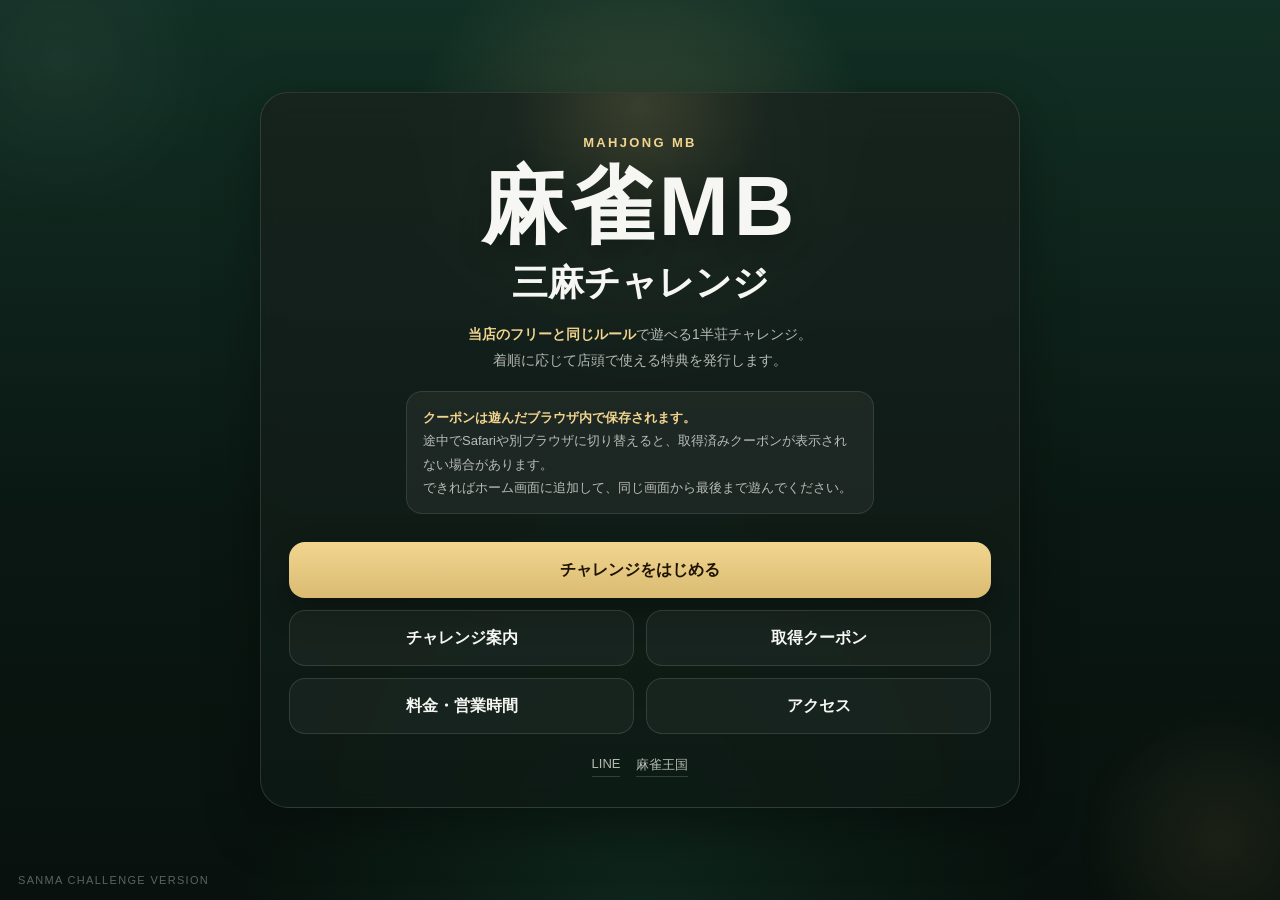
<file: index_mbtrial.html>
<!doctype html>
<html lang="ja">
<head>
  <meta charset="utf-8" />
  <meta name="viewport" content="width=device-width, initial-scale=1" />
  <title>麻雀MB 三麻チャレンジ</title>
  <meta name="description" content="麻雀MBの三麻チャレンジページです。当店のフリーと同じルールで1半荘チャレンジを遊べて、来店特典クーポンを取得できます。" />
  <style>
    :root{
      --bg:#0a1712;
      --bg2:#123025;
      --panel:rgba(8, 20, 15, 0.78);
      --line:rgba(255,255,255,0.12);
      --text:#f6f7f3;
      --muted:rgba(246,247,243,0.72);
      --gold:#d9bb72;
      --gold-strong:#f1d48d;
      --shadow:0 18px 54px rgba(0,0,0,0.34);
    }

    *{
      box-sizing:border-box;
    }

    html,
    body{
      margin:0;
      min-height:100%;
    }

    body{
      min-height:100vh;
      color:var(--text);
      font-family:-apple-system,BlinkMacSystemFont,"Segoe UI",sans-serif;
      background:
        radial-gradient(circle at 50% 18%, rgba(241,212,141,0.18), transparent 24%),
        radial-gradient(circle at 50% 100%, rgba(31,94,67,0.26), transparent 36%),
        linear-gradient(180deg, var(--bg2) 0%, var(--bg) 58%, #08110d 100%);
      overflow-x:hidden;
      overflow-y:auto;
      -webkit-overflow-scrolling:touch;
    }

    body::before,
    body::after{
      content:"";
      position:fixed;
      inset:auto;
      pointer-events:none;
      border-radius:50%;
      filter:blur(2px);
      opacity:0.58;
    }

    body::before{
      width:360px;
      height:360px;
      top:-120px;
      left:-120px;
      background:radial-gradient(circle, rgba(255,255,255,0.08), transparent 68%);
    }

    body::after{
      width:300px;
      height:300px;
      right:-90px;
      bottom:-90px;
      background:radial-gradient(circle, rgba(217,187,114,0.16), transparent 68%);
    }

    a{
      color:inherit;
      text-decoration:none;
    }

    .titleScreen{
      min-height:100vh;
      display:grid;
      place-items:center;
      padding:24px;
      position:relative;
    }

    .titlePanel{
      width:min(100%, 760px);
      padding:42px 28px 30px;
      border-radius:28px;
      background:
        linear-gradient(180deg, rgba(255,255,255,0.05), rgba(255,255,255,0.02)),
        var(--panel);
      border:1px solid var(--line);
      box-shadow:var(--shadow);
      text-align:center;
      backdrop-filter:blur(10px);
      position:relative;
      overflow:hidden;
    }

    .titlePanel::before{
      content:"";
      position:absolute;
      inset:-120px auto auto 50%;
      width:260px;
      height:260px;
      transform:translateX(-50%);
      border-radius:50%;
      background:radial-gradient(circle, rgba(217,187,114,0.15), transparent 70%);
      pointer-events:none;
    }

    .titleInner{
      position:relative;
      z-index:1;
    }

    .titleKicker{
      font-size:13px;
      font-weight:800;
      letter-spacing:0.18em;
      color:var(--gold-strong);
    }

    .titleLogo{
      margin-top:14px;
      font-size:clamp(44px, 9vw, 84px);
      font-weight:900;
      letter-spacing:0.06em;
      line-height:1;
      text-shadow:0 10px 28px rgba(0,0,0,0.24);
    }

    .titleSub{
      margin-top:12px;
      font-size:clamp(22px, 4.6vw, 36px);
      font-weight:800;
      line-height:1.3;
    }

    .titleLead{
      margin:16px auto 0;
      max-width:34em;
      font-size:14px;
      line-height:1.8;
      color:var(--muted);
    }

    .titleNotice{
      margin:18px auto 0;
      max-width:36em;
      padding:14px 16px;
      border-radius:16px;
      border:1px solid rgba(255,255,255,0.10);
      background:rgba(255,255,255,0.05);
      font-size:13px;
      line-height:1.8;
      color:var(--muted);
      text-align:left;
    }

    .titleNotice strong{
      color:var(--gold-strong);
      font-weight:900;
    }

    .titleActions{
      margin-top:28px;
      display:grid;
      gap:12px;
    }

    .mainStartBtn,
    .subMenuBtn{
      min-height:56px;
      border-radius:16px;
      display:flex;
      align-items:center;
      justify-content:center;
      padding:0 18px;
      font-size:16px;
      font-weight:800;
      transition:transform 0.16s ease, background 0.16s ease, border-color 0.16s ease, box-shadow 0.16s ease;
      border:0;
      cursor:pointer;
    }

    .mainStartBtn:hover,
    .subMenuBtn:hover{
      transform:translateY(-1px);
    }

    .mainStartBtn{
      background:linear-gradient(180deg, #f2d58f 0%, #d9bb72 100%);
      color:#1e1402;
      box-shadow:0 14px 30px rgba(0,0,0,0.26);
    }

    .subActionGrid{
      display:grid;
      grid-template-columns:repeat(2, minmax(0, 1fr));
      gap:12px;
    }

    .subMenuBtn{
      border:1px solid rgba(255,255,255,0.12);
      background:rgba(255,255,255,0.04);
      color:var(--text);
    }

    .titleFooter{
      margin-top:22px;
      display:flex;
      justify-content:center;
      gap:16px;
      flex-wrap:wrap;
      font-size:13px;
      color:var(--muted);
    }

    .titleFooter a{
      padding-bottom:2px;
      border-bottom:1px solid rgba(255,255,255,0.16);
    }

    .cornerLabel{
      position:fixed;
      left:18px;
      bottom:14px;
      font-size:11px;
      letter-spacing:0.12em;
      color:rgba(255,255,255,0.34);
      pointer-events:none;
    }

    @media (max-width: 640px){
      .titleScreen{
        padding:16px;
      }

      .titlePanel{
        padding:34px 18px 22px;
        border-radius:22px;
      }

      .titleLead{
        font-size:13px;
        line-height:1.7;
      }

      .titleNotice{
        padding:12px 13px;
        font-size:12px;
        line-height:1.75;
      }

      .mainStartBtn,
      .subMenuBtn{
        min-height:52px;
        font-size:15px;
      }

      .subActionGrid{
        grid-template-columns:1fr;
      }

      .titleFooter{
        margin-top:18px;
        gap:12px;
        font-size:12px;
      }

      .cornerLabel{
        left:12px;
        bottom:10px;
        font-size:10px;
      }
    }

    @media (orientation: landscape) and (max-height: 560px){
      .titleScreen{
        min-height:auto;
        place-items:start center;
        padding:18px 16px 28px;
      }

      .titlePanel{
        padding:26px 18px 20px;
        border-radius:20px;
      }

      .titleKicker{
        font-size:11px;
      }

      .titleLogo{
        margin-top:10px;
        font-size:clamp(34px, 6vw, 56px);
      }

      .titleSub{
        margin-top:8px;
        font-size:clamp(18px, 3.2vw, 28px);
      }

      .titleLead{
        margin-top:10px;
        font-size:12px;
        line-height:1.6;
      }

      .titleNotice{
        margin-top:12px;
        padding:11px 12px;
        font-size:11px;
        line-height:1.65;
      }

      .titleActions{
        margin-top:16px;
        gap:8px;
      }

      .mainStartBtn,
      .subMenuBtn{
        min-height:44px;
        font-size:14px;
      }

      .subActionGrid{
        gap:8px;
      }

      .titleFooter{
        margin-top:14px;
        gap:10px;
        font-size:11px;
      }
    }
  </style>
  <script>
    window.MB_SANMA_MBTRIAL_SUPABASE_CONFIG = {
      url: "https://edcsvszqscbfeizfmilp.supabase.co",
      anonKey: "sb_publishable_vLIhwWFFomM4WwSaupoOxw_UOUNihF0"
    };
  </script>
</head>
<body>
  <main class="titleScreen">
    <section class="titlePanel" aria-label="麻雀MB 三麻チャレンジ トップ">
      <div class="titleInner">
        <div class="titleKicker">MAHJONG MB</div>
        <div class="titleLogo">麻雀MB</div>
        <div class="titleSub">三麻チャレンジ</div>
        <p class="titleLead">
          <strong style="color:#f1d48d;">当店のフリーと同じルール</strong>で遊べる1半荘チャレンジ。<br />
          着順に応じて店頭で使える特典を発行します。
        </p>

        <div class="titleNotice">
          <strong>クーポンは遊んだブラウザ内で保存されます。</strong><br />
          途中でSafariや別ブラウザに切り替えると、取得済みクーポンが表示されない場合があります。<br />
          できればホーム画面に追加して、同じ画面から最後まで遊んでください。
        </div>

        <div class="titleActions">
          <button id="startMbTrialBtn" type="button" class="mainStartBtn">チャレンジをはじめる</button>
          <div class="subActionGrid">
            <button id="openMbTrialGuideBtn" type="button" class="subMenuBtn">チャレンジ案内</button>
            <button id="openMbTrialCouponBtn" type="button" class="subMenuBtn">取得クーポン</button>
            <a class="subMenuBtn" href="price.html">料金・営業時間</a>
            <a class="subMenuBtn" href="https://www.google.com/maps/place/%E9%BA%BB%E9%9B%80MB/@36.0592133,136.2420575,670m/data=!3m2!1e3!4b1!4m6!3m5!1s0x5ff8bf16faccd4d1:0x8a47d2ea50c0fefb!8m2!3d36.0592133!4d136.2420575!16s%2Fg%2F11w3t8gx34?entry=ttu&amp;g_ep=EgoyMDI2MDMyOS4wIKXMDSoASAFQAw%3D%3D" target="_blank" rel="noopener noreferrer">アクセス</a>
          </div>
        </div>

        <div class="titleFooter">
          <a href="https://lin.ee/RhcYb8r" target="_blank" rel="noopener noreferrer">LINE</a>
          <a href="https://mj-king.net/tempos/view/10788" target="_blank" rel="noopener noreferrer">麻雀王国</a>
        </div>
      </div>
    </section>
  </main>

  <div class="cornerLabel">SANMA CHALLENGE VERSION</div>

  <script src="js/mbtrial_coupon_client.js"></script>
  <script src="js/mbtrial_ui.js"></script>
</body>
</html>
</file>
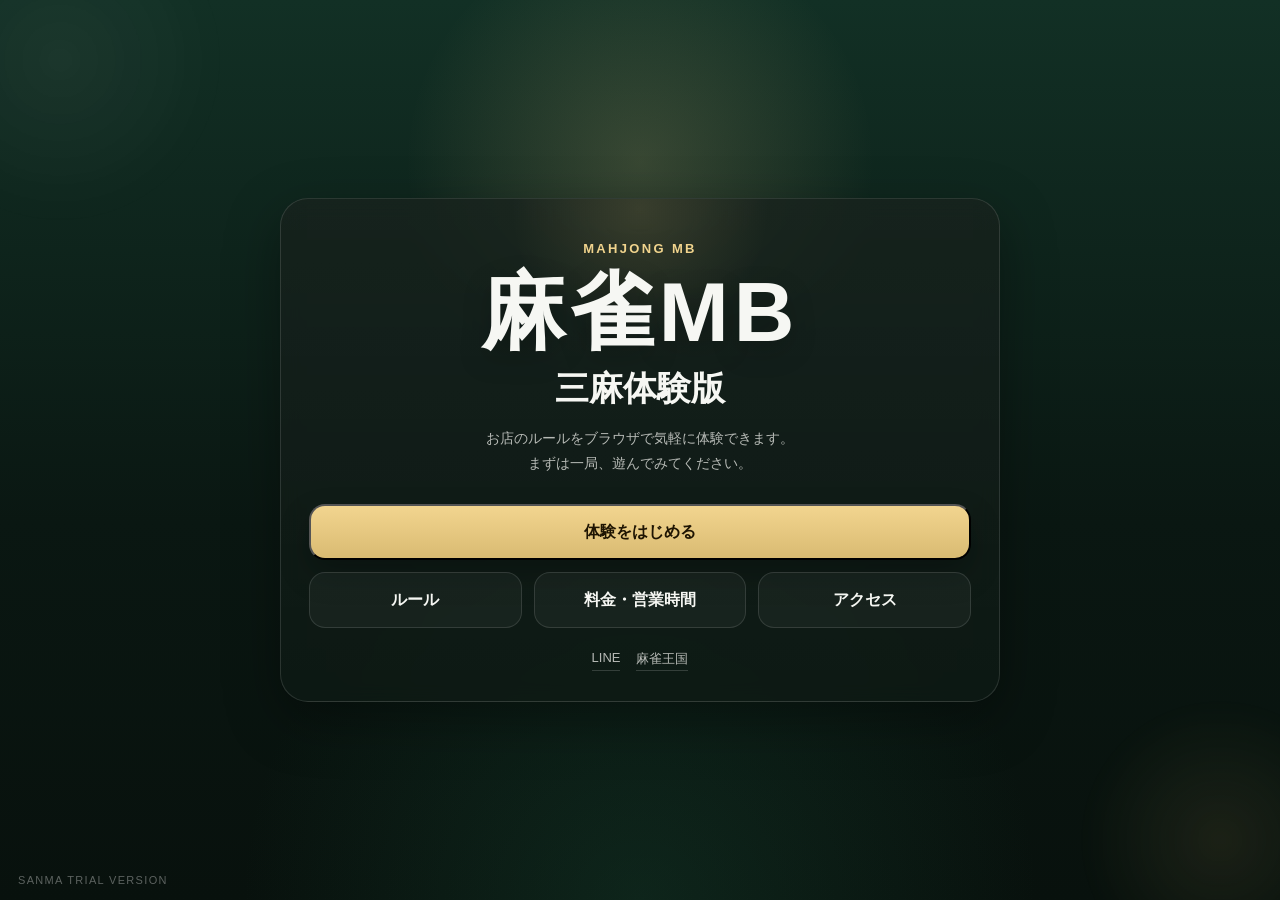
<file: index_public.html>
<!doctype html>
<html lang="ja">
<head>
  <meta charset="utf-8" />
  <meta name="viewport" content="width=device-width, initial-scale=1" />
  <title>麻雀MB 三麻体験版</title>
  <meta name="description" content="麻雀MBの三麻体験版トップページです。" />
  <style>
    :root{
      --bg:#0a1712;
      --bg2:#123025;
      --panel:rgba(8, 20, 15, 0.78);
      --line:rgba(255,255,255,0.12);
      --text:#f6f7f3;
      --muted:rgba(246,247,243,0.72);
      --gold:#d9bb72;
      --gold-strong:#f1d48d;
      --shadow:0 18px 54px rgba(0,0,0,0.34);
    }

    *{
      box-sizing:border-box;
    }

    html,
    body{
      margin:0;
      min-height:100%;
    }

    body{
      min-height:100vh;
      color:var(--text);
      font-family:-apple-system,BlinkMacSystemFont,"Segoe UI",sans-serif;
      background:
        radial-gradient(circle at 50% 18%, rgba(241,212,141,0.18), transparent 24%),
        radial-gradient(circle at 50% 100%, rgba(31,94,67,0.26), transparent 36%),
        linear-gradient(180deg, var(--bg2) 0%, var(--bg) 58%, #08110d 100%);
      overflow:hidden;
    }

    body::before,
    body::after{
      content:"";
      position:fixed;
      inset:auto;
      pointer-events:none;
      border-radius:50%;
      filter:blur(2px);
      opacity:0.58;
    }

    body::before{
      width:360px;
      height:360px;
      top:-120px;
      left:-120px;
      background:radial-gradient(circle, rgba(255,255,255,0.08), transparent 68%);
    }

    body::after{
      width:300px;
      height:300px;
      right:-90px;
      bottom:-90px;
      background:radial-gradient(circle, rgba(217,187,114,0.16), transparent 68%);
    }

    a{
      color:inherit;
      text-decoration:none;
    }

    .titleScreen{
      min-height:100vh;
      display:grid;
      place-items:center;
      padding:24px;
      position:relative;
    }

    .titlePanel{
      width:min(100%, 720px);
      padding:42px 28px 30px;
      border-radius:28px;
      background:
        linear-gradient(180deg, rgba(255,255,255,0.05), rgba(255,255,255,0.02)),
        var(--panel);
      border:1px solid var(--line);
      box-shadow:var(--shadow);
      text-align:center;
      backdrop-filter:blur(10px);
      position:relative;
      overflow:hidden;
    }

    .titlePanel::before{
      content:"";
      position:absolute;
      inset:-120px auto auto 50%;
      width:260px;
      height:260px;
      transform:translateX(-50%);
      border-radius:50%;
      background:radial-gradient(circle, rgba(217,187,114,0.15), transparent 70%);
      pointer-events:none;
    }

    .titleInner{
      position:relative;
      z-index:1;
    }

    .titleKicker{
      font-size:13px;
      font-weight:800;
      letter-spacing:0.18em;
      color:var(--gold-strong);
    }

    .titleLogo{
      margin-top:14px;
      font-size:clamp(44px, 9vw, 84px);
      font-weight:900;
      letter-spacing:0.06em;
      line-height:1;
      text-shadow:0 10px 28px rgba(0,0,0,0.24);
    }

    .titleSub{
      margin-top:12px;
      font-size:clamp(20px, 4.4vw, 34px);
      font-weight:800;
      line-height:1.3;
    }

    .titleLead{
      margin:16px auto 0;
      max-width:32em;
      font-size:14px;
      line-height:1.8;
      color:var(--muted);
    }

    .titleActions{
      margin-top:28px;
      display:grid;
      gap:12px;
    }

    .mainStartBtn,
    .subMenuBtn{
      min-height:56px;
      border-radius:16px;
      display:flex;
      align-items:center;
      justify-content:center;
      padding:0 18px;
      font-size:16px;
      font-weight:800;
      transition:transform 0.16s ease, background 0.16s ease, border-color 0.16s ease, box-shadow 0.16s ease;
    }

    .mainStartBtn:hover,
    .subMenuBtn:hover{
      transform:translateY(-1px);
    }

    .mainStartBtn{
      background:linear-gradient(180deg, #f2d58f 0%, #d9bb72 100%);
      color:#1e1402;
      box-shadow:0 14px 30px rgba(0,0,0,0.26);
    }

    .subActionGrid{
      display:grid;
      grid-template-columns:repeat(3, minmax(0, 1fr));
      gap:12px;
    }

    .subMenuBtn{
      border:1px solid rgba(255,255,255,0.12);
      background:rgba(255,255,255,0.04);
      color:var(--text);
    }

    .titleFooter{
      margin-top:22px;
      display:flex;
      justify-content:center;
      gap:16px;
      flex-wrap:wrap;
      font-size:13px;
      color:var(--muted);
    }

    .titleFooter a{
      padding-bottom:2px;
      border-bottom:1px solid rgba(255,255,255,0.16);
    }

    .cornerLabel{
      position:fixed;
      left:18px;
      bottom:14px;
      font-size:11px;
      letter-spacing:0.12em;
      color:rgba(255,255,255,0.34);
      pointer-events:none;
    }

    @media (max-width: 640px){
      .titleScreen{
        padding:16px;
      }

      .titlePanel{
        padding:34px 18px 22px;
        border-radius:22px;
      }

      .titleLead{
        font-size:13px;
        line-height:1.7;
      }

      .mainStartBtn,
      .subMenuBtn{
        min-height:52px;
        font-size:15px;
      }

      .subActionGrid{
        grid-template-columns:1fr;
      }

      .titleFooter{
        margin-top:18px;
        gap:12px;
        font-size:12px;
      }

      .cornerLabel{
        left:12px;
        bottom:10px;
        font-size:10px;
      }
    }


    .startLoginOverlay{
      position:fixed;
      inset:0;
      display:none;
      align-items:center;
      justify-content:center;
      padding:20px;
      background:rgba(0,0,0,0.62);
      z-index:30;
      backdrop-filter:blur(8px);
    }

    .startLoginOverlay.isOpen{
      display:flex;
    }

    .startLoginPanel{
      width:min(100%, 560px);
      padding:24px 22px 20px;
      border-radius:24px;
      background:
        linear-gradient(180deg, rgba(255,255,255,0.06), rgba(255,255,255,0.03)),
        rgba(8, 20, 15, 0.96);
      border:1px solid rgba(255,255,255,0.12);
      box-shadow:0 22px 58px rgba(0,0,0,0.42);
      position:relative;
    }

    .startLoginTitle{
      font-size:28px;
      font-weight:900;
      line-height:1.2;
      margin-bottom:8px;
    }

    .startLoginLead{
      font-size:13px;
      line-height:1.8;
      color:var(--muted);
      margin-bottom:18px;
    }

    .startLoginClose{
      position:absolute;
      top:14px;
      right:14px;
      appearance:none;
      border:1px solid rgba(255,255,255,0.12);
      background:rgba(255,255,255,0.06);
      color:var(--text);
      border-radius:999px;
      min-width:38px;
      height:38px;
      font-size:12px;
      font-weight:800;
      cursor:pointer;
    }

    .startLoginField{
      display:grid;
      gap:8px;
      margin-bottom:12px;
    }

    .startLoginLabel{
      font-size:13px;
      font-weight:800;
      color:var(--gold-strong);
      letter-spacing:0.04em;
    }

    .startLoginInput{
      width:100%;
      min-height:52px;
      border-radius:14px;
      border:1px solid rgba(255,255,255,0.14);
      background:rgba(255,255,255,0.05);
      color:var(--text);
      padding:0 14px;
      font-size:16px;
      font-weight:700;
      outline:none;
    }

    .startLoginInput:focus{
      border-color:rgba(241,212,141,0.42);
      box-shadow:0 0 0 3px rgba(241,212,141,0.12);
    }

    .startLoginNotice{
      min-height:22px;
      margin-bottom:12px;
      font-size:13px;
      font-weight:700;
      color:var(--gold-strong);
    }

    .startLoginNotice.isError{
      color:#ffb2a3;
    }

    .startLoginActions{
      display:grid;
      gap:10px;
    }

    .startLoginActionBtn{
      appearance:none;
      border:1px solid rgba(255,255,255,0.12);
      border-radius:16px;
      min-height:52px;
      padding:0 16px;
      background:rgba(255,255,255,0.05);
      color:var(--text);
      font-size:15px;
      font-weight:800;
      cursor:pointer;
      transition:transform 0.16s ease, background 0.16s ease, border-color 0.16s ease;
    }

    .startLoginActionBtn:hover{
      transform:translateY(-1px);
    }

    .startLoginActionBtn.isPrimary{
      background:linear-gradient(180deg, #f2d58f 0%, #d9bb72 100%);
      color:#1e1402;
      border-color:transparent;
    }

    .startLoginActionBtn.isGuest{
      background:rgba(255,255,255,0.03);
    }

    .startLoginFootnote{
      margin-top:14px;
      font-size:12px;
      line-height:1.7;
      color:var(--muted);
    }

    @media (max-width: 640px){
      .startLoginOverlay{
        padding:14px;
      }

      .startLoginPanel{
        padding:20px 16px 16px;
        border-radius:20px;
      }

      .startLoginTitle{
        font-size:24px;
        padding-right:42px;
      }

      .startLoginLead,
      .startLoginFootnote,
      .startLoginNotice{
        font-size:12px;
      }

      .startLoginInput,
      .startLoginActionBtn{
        min-height:50px;
        font-size:15px;
      }
    }

  </style>

  <script>
    window.MB_SANMA_SUPABASE_CONFIG = {
      url: "https://edcsvszqscbfeizfmilp.supabase.co",
      anonKey: "sb_publishable_vLIhwWFFomM4WwSaupoOxw_UOUNihF0"
    };
  </script>
  <script src="js/supabase_client.js"></script>

</head>
<body>
  <main class="titleScreen">
    <section class="titlePanel" aria-label="麻雀MB 三麻体験版 トップ">
      <div class="titleInner">
        <div class="titleKicker">MAHJONG MB</div>
        <div class="titleLogo">麻雀MB</div>
        <div class="titleSub">三麻体験版</div>
        <p class="titleLead">
          お店のルールをブラウザで気軽に体験できます。<br />
          まずは一局、遊んでみてください。
        </p>

        <div class="titleActions">
          <button id="openStartLoginBtn" type="button" class="mainStartBtn">体験をはじめる</button>
          <div class="subActionGrid">
            <a class="subMenuBtn" href="rules.html">ルール</a>
            <a class="subMenuBtn" href="price.html">料金・営業時間</a>
            <a class="subMenuBtn" href="https://www.google.com/maps/place/%E9%BA%BB%E9%9B%80MB/@36.0592133,136.2420575,670m/data=!3m2!1e3!4b1!4m6!3m5!1s0x5ff8bf16faccd4d1:0x8a47d2ea50c0fefb!8m2!3d36.0592133!4d136.2420575!16s%2Fg%2F11w3t8gx34?entry=ttu&amp;g_ep=EgoyMDI2MDMyOS4wIKXMDSoASAFQAw%3D%3D" target="_blank" rel="noopener noreferrer">アクセス</a>
          </div>
        </div>

        <div class="titleFooter">
          <a href="https://lin.ee/RhcYb8r" target="_blank" rel="noopener noreferrer">LINE</a>
          <a href="https://mj-king.net/tempos/view/10788" target="_blank" rel="noopener noreferrer">麻雀王国</a>
        </div>
      </div>
    </section>
  </main>


  <div id="startLoginOverlay" class="startLoginOverlay" aria-hidden="true">
    <div class="startLoginPanel" role="dialog" aria-modal="true" aria-labelledby="startLoginTitle">
      <button id="startLoginCloseBtn" type="button" class="startLoginClose">閉じる</button>
      <div id="startLoginTitle" class="startLoginTitle">体験版ログイン</div>
      <div class="startLoginLead">
        アカウント番号があれば、その番号の成績で続きから始められます。<br />
        初めてならアカウントを発行して開始するか、ゲストで遊べます。
      </div>

      <div class="startLoginField">
        <label class="startLoginLabel" for="visitorAccountInput">アカウント番号</label>
        <input id="visitorAccountInput" class="startLoginInput" type="text" inputmode="latin" autocomplete="off" placeholder="例：MB12345678" />
      </div>

      <div id="startLoginNotice" class="startLoginNotice"></div>

      <div class="startLoginActions">
        <button id="startWithAccountBtn" type="button" class="startLoginActionBtn isPrimary">アカウントで開始</button>
        <button id="issueAccountBtn" type="button" class="startLoginActionBtn">アカウント発行して開始</button>
        <button id="guestStartBtn" type="button" class="startLoginActionBtn isGuest">ゲストで開始</button>
      </div>

    </div>
  </div>


  <div class="cornerLabel">SANMA TRIAL VERSION</div>

  
  <script>
    (function(){
      const ACTIVE_SESSION_STORAGE_KEY = "mbsanma_visitor_active_session_v1";
      const LAST_ACCOUNT_ID_STORAGE_KEY = "mbsanma_visitor_last_account_id_v1";
      const ACCOUNT_REGISTRY_STORAGE_KEY = "mbsanma_visitor_account_registry_v1";
      const LEGACY_HISTORY_STORAGE_KEY = "mbsanma_visitor_recent_hanchans_v1";
      const LEGACY_TRACKER_STORAGE_KEY = "mbsanma_visitor_current_hanchan_v1";
      const GUEST_HISTORY_STORAGE_KEY = "mbsanma_visitor_guest_history_v1";
      const GUEST_TRACKER_STORAGE_KEY = "mbsanma_visitor_guest_tracker_v1";
      const ACCOUNT_KEY_PREFIX = "mbsanma_visitor_account_";

      const openBtn = document.getElementById("openStartLoginBtn");
      const overlay = document.getElementById("startLoginOverlay");
      const closeBtn = document.getElementById("startLoginCloseBtn");
      const input = document.getElementById("visitorAccountInput");
      const notice = document.getElementById("startLoginNotice");
      const startWithAccountBtn = document.getElementById("startWithAccountBtn");
      const issueAccountBtn = document.getElementById("issueAccountBtn");
      const guestStartBtn = document.getElementById("guestStartBtn");

      let isBusy = false;

      function normalizeAccountId(value){
        return String(value || "").toUpperCase().replace(/[^A-Z0-9]/g, "");
      }

      function loadLastAccountId(){
        try{
          return normalizeAccountId(localStorage.getItem(LAST_ACCOUNT_ID_STORAGE_KEY) || "");
        }catch(e){
          return "";
        }
      }

      function saveLastAccountId(accountId){
        const normalized = normalizeAccountId(accountId);
        try{
          if (normalized){
            localStorage.setItem(LAST_ACCOUNT_ID_STORAGE_KEY, normalized);
          } else {
            localStorage.removeItem(LAST_ACCOUNT_ID_STORAGE_KEY);
          }
        }catch(e){}
      }

      function restoreLastAccountId(){
        if (!input) return;
        const lastAccountId = loadLastAccountId();
        if (lastAccountId) input.value = lastAccountId;
      }

      function isCloudSyncReady(){
        return !!(window.MBSanmaSupabase && typeof window.MBSanmaSupabase.isConfigured === "function" && window.MBSanmaSupabase.isConfigured());
      }

      function setBusyState(nextBusy){
        isBusy = !!nextBusy;
        [input, startWithAccountBtn, issueAccountBtn, guestStartBtn, closeBtn].forEach((el)=>{
          if (!el) return;
          el.disabled = isBusy;
        });
      }

      function loadAccountRegistry(){
        try{
          const raw = localStorage.getItem("mbsanma_visitor_account_registry_v1");
          if (!raw) return {};
          const parsed = JSON.parse(raw);
          return parsed && typeof parsed === "object" ? parsed : {};
        }catch(e){
          return {};
        }
      }

      function saveAccountRegistry(registry){
        try{
          localStorage.setItem(ACCOUNT_REGISTRY_STORAGE_KEY, JSON.stringify(registry && typeof registry === "object" ? registry : {}));
        }catch(e){}
      }

      function buildAccountHistoryKey(accountId){
        return `${ACCOUNT_KEY_PREFIX}${accountId}_history_v1`;
      }

      function buildAccountTrackerKey(accountId){
        return `${ACCOUNT_KEY_PREFIX}${accountId}_tracker_v1`;
      }

      function normalizeTrackerShape(src){
        const next = {
          kyokuCount: 0,
          furoKyokuCount: 0,
          riichiAgariCount: 0,
          furoAgariCount: 0,
          damaAgariCount: 0,
          lastRoundSignature: "",
          lastSavedHanchanSignature: ""
        };
        if (src && typeof src === "object"){
          if (Number.isFinite(src.kyokuCount)) next.kyokuCount = Math.max(0, src.kyokuCount | 0);
          if (Number.isFinite(src.furoKyokuCount)) next.furoKyokuCount = Math.max(0, src.furoKyokuCount | 0);
          if (Number.isFinite(src.riichiAgariCount)) next.riichiAgariCount = Math.max(0, src.riichiAgariCount | 0);
          if (Number.isFinite(src.furoAgariCount)) next.furoAgariCount = Math.max(0, src.furoAgariCount | 0);
          if (Number.isFinite(src.damaAgariCount)) next.damaAgariCount = Math.max(0, src.damaAgariCount | 0);
          if (typeof src.lastRoundSignature === "string") next.lastRoundSignature = src.lastRoundSignature;
          if (typeof src.lastSavedHanchanSignature === "string") next.lastSavedHanchanSignature = src.lastSavedHanchanSignature;
        }
        return next;
      }

      function normalizeSnapshot(snapshot){
        const src = snapshot && typeof snapshot === "object" ? snapshot : {};
        return {
          history: Array.isArray(src.history_json) ? src.history_json : [],
          tracker: normalizeTrackerShape(src.tracker_json),
          createdAt: src.created_at || new Date().toISOString(),
          updatedAt: src.updated_at || new Date().toISOString()
        };
      }

      function cacheAccountSnapshotToLocal(accountId, snapshot){
        const normalized = normalizeSnapshot(snapshot);
        const historyKey = buildAccountHistoryKey(accountId);
        const trackerKey = buildAccountTrackerKey(accountId);

        try{
          localStorage.setItem(historyKey, JSON.stringify(normalized.history));
        }catch(e){}

        try{
          localStorage.setItem(trackerKey, JSON.stringify(normalized.tracker));
        }catch(e){}

        const registry = loadAccountRegistry();
        registry[accountId] = {
          createdAt: normalized.createdAt,
          updatedAt: normalized.updatedAt,
          cloud: isCloudSyncReady()
        };
        saveAccountRegistry(registry);
      }

      function migrateLegacyDataToAccount(accountId){
        if (!accountId) return;

        const historyKey = buildAccountHistoryKey(accountId);
        const trackerKey = buildAccountTrackerKey(accountId);

        try{
          if (!localStorage.getItem(historyKey)){
            const legacyHistory = localStorage.getItem(LEGACY_HISTORY_STORAGE_KEY);
            if (legacyHistory) localStorage.setItem(historyKey, legacyHistory);
          }
        }catch(e){}

        try{
          if (!localStorage.getItem(trackerKey)){
            const legacyTracker = localStorage.getItem(LEGACY_TRACKER_STORAGE_KEY);
            if (legacyTracker) localStorage.setItem(trackerKey, legacyTracker);
          }
        }catch(e){}
      }

      function clearGuestSessionData(){
        try{ sessionStorage.removeItem(GUEST_HISTORY_STORAGE_KEY); }catch(e){}
        try{ sessionStorage.removeItem(GUEST_TRACKER_STORAGE_KEY); }catch(e){}
      }

      function setActiveSession(mode, accountId){
        try{
          sessionStorage.setItem(ACTIVE_SESSION_STORAGE_KEY, JSON.stringify({
            mode: mode === "account" ? "account" : "guest",
            accountId: mode === "account" ? normalizeAccountId(accountId) : ""
          }));
        }catch(e){}
      }

      function showNotice(message, isError){
        if (!notice) return;
        notice.textContent = message || "";
        notice.classList.toggle("isError", !!isError);
      }

      function openOverlay(){
        if (!overlay) return;
        overlay.classList.add("isOpen");
        overlay.setAttribute("aria-hidden", "false");
        showNotice("", false);
        window.setTimeout(()=>{
          try{ if (input) input.focus(); }catch(e){}
        }, 0);
      }

      function closeOverlay(){
        if (!overlay || isBusy) return;
        overlay.classList.remove("isOpen");
        overlay.setAttribute("aria-hidden", "true");
      }

      function getFriendlyErrorMessage(error){
        const message = String(error && error.message || "");
        if (message === "account_not_found") return "そのアカウント番号はまだ発行されていません。";
        if (message === "account_exists") return "アカウント発行に失敗しました。もう一度試してください。";
        if (message === "rpc_timeout") return "通信がタイムアウトしました。時間をおいて試してください。";
        if (message === "supabase_not_configured") return "クラウド保存の設定がまだ入っていません。";
        return "通信に失敗しました。接続状況を確認して、もう一度試してください。";
      }

      async function startWithAccount(accountId){
        const normalized = normalizeAccountId(accountId);
        if (!normalized){
          showNotice("アカウント番号を入力してください。", true);
          return;
        }

        setBusyState(true);
        try{
          if (isCloudSyncReady()){
            showNotice("成績を読み込んでいます…", false);
            const result = await window.MBSanmaSupabase.fetchAccountSnapshot(normalized);
            if (result.error){
              showNotice(getFriendlyErrorMessage(result.error), true);
              return;
            }
            cacheAccountSnapshotToLocal(normalized, result.data);
            saveLastAccountId(normalized);
            setActiveSession("account", normalized);
            location.href = "play.html";
            return;
          }

          const registry = loadAccountRegistry();
          if (!registry[normalized]){
            showNotice("そのアカウント番号はまだ発行されていません。", true);
            return;
          }

          saveLastAccountId(normalized);
          setActiveSession("account", normalized);
          location.href = "play.html";
        }finally{
          setBusyState(false);
        }
      }

      async function issueAccountAndStart(){
        setBusyState(true);
        try{
          const registry = loadAccountRegistry();
          let accountId = "";

          for (let i = 0; i < 100; i++){
            const next = `MB${String(Math.floor(Math.random() * 100000000)).padStart(8, "0")}`;

            if (isCloudSyncReady()){
              const result = await window.MBSanmaSupabase.issueAccount(next);
              if (!result.error){
                accountId = next;
                cacheAccountSnapshotToLocal(accountId, result.data);
                break;
              }
              if (String(result.error.message || "") === "account_exists"){
                continue;
              }
              showNotice(getFriendlyErrorMessage(result.error), true);
              return;
            }

            if (!registry[next]){
              accountId = next;
              break;
            }
          }

          if (!accountId){
            showNotice("アカウント発行に失敗しました。もう一度試してください。", true);
            return;
          }

          if (!isCloudSyncReady()){
            registry[accountId] = {
              createdAt: new Date().toISOString(),
              cloud: false
            };
            saveAccountRegistry(registry);
            migrateLegacyDataToAccount(accountId);
          }

          if (input) input.value = accountId;
          saveLastAccountId(accountId);
          setActiveSession("account", accountId);
          location.href = "play.html";
        }finally{
          setBusyState(false);
        }
      }

      function startAsGuest(){
        if (isBusy) return;
        clearGuestSessionData();
        setActiveSession("guest", "");
        location.href = "play.html";
      }

      if (openBtn){
        openBtn.addEventListener("click", (ev)=>{
          ev.preventDefault();
          openOverlay();
        });
      }

      if (closeBtn){
        closeBtn.addEventListener("click", ()=> closeOverlay());
      }

      if (overlay){
        overlay.addEventListener("click", (ev)=>{
          if (ev.target === overlay) closeOverlay();
        });
      }

      if (startWithAccountBtn){
        startWithAccountBtn.addEventListener("click", ()=> startWithAccount(input ? input.value : ""));
      }

      if (issueAccountBtn){
        issueAccountBtn.addEventListener("click", ()=> issueAccountAndStart());
      }

      if (guestStartBtn){
        guestStartBtn.addEventListener("click", ()=> startAsGuest());
      }

      if (input){
        input.addEventListener("input", ()=>{
          input.value = normalizeAccountId(input.value);
          saveLastAccountId(input.value);
          if (notice && notice.textContent) showNotice("", false);
        });
        input.addEventListener("keydown", (ev)=>{
          if (ev.key === "Enter"){
            ev.preventDefault();
            startWithAccount(input.value);
          }
        });
      }

      document.addEventListener("keydown", (ev)=>{
        if (ev.key === "Escape") closeOverlay();
      });

      restoreLastAccountId();
    })();
  </script>


</body>
</html>
</file>
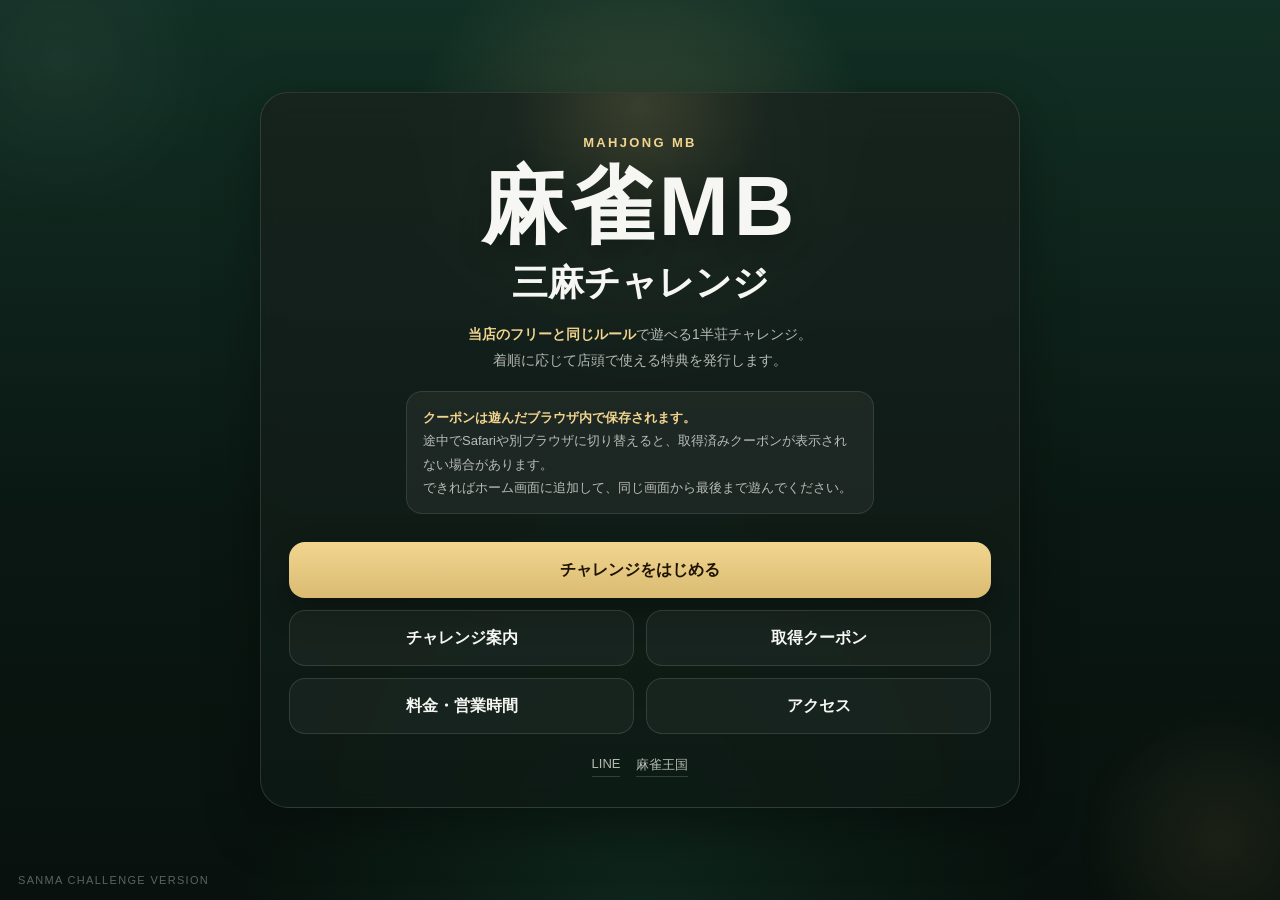
<file: play_mbtrial.html>
<!doctype html>
<html lang="ja">
<head>
  <meta charset="utf-8" />
  <meta name="viewport" content="width=device-width, initial-scale=1" />

  <title>MBサンマチャレンジ</title>

  <script>
    (function(){
      const ACTIVE_SESSION_STORAGE_KEY = "mbsanma_mbtrial_active_session_v1";
      try{
        const raw = sessionStorage.getItem(ACTIVE_SESSION_STORAGE_KEY);
        if (!raw){
          location.replace("index_mbtrial.html");
          return;
        }
        const parsed = JSON.parse(raw);
        const mode = parsed && parsed.mode;
        if (mode !== "trial"){
          location.replace("index_mbtrial.html");
        }
      }catch(e){
        location.replace("index_mbtrial.html");
      }
    })();
  </script>

  <!-- CSS（style/ 配下が正） -->
  <link rel="stylesheet" href="style/base.css" />
  <link rel="stylesheet" href="style/overlay.css" />
  <link rel="stylesheet" href="style/hand.css" />
  <link rel="stylesheet" href="style/center.css" />
  <link rel="stylesheet" href="style/cpu.css" />
  <link rel="stylesheet" href="style/river.css" />
  <link rel="stylesheet" href="style/rightArea.css" />

  <style>
    #settingsOverlay{
      position: fixed;
      inset: 0;
      display: none;
      align-items: center;
      justify-content: center;
      background: rgba(0, 0, 0, 0.58);
      z-index: 4000;
      padding: 20px;
      box-sizing: border-box;
    }
    #settingsPanel{
      width: min(920px, 96vw);
      min-height: min(620px, 84vh);
      max-height: 90vh;
      display: flex;
      flex-direction: column;
      overflow: hidden;
      background: rgba(18, 24, 20, 0.96);
      color: #f3f5f2;
      border: 1px solid rgba(255, 255, 255, 0.18);
      border-radius: 16px;
      box-shadow: 0 18px 48px rgba(0, 0, 0, 0.45);
      padding: 18px;
      box-sizing: border-box;
      backdrop-filter: blur(8px);
    }
    #settingsHeader{
      display: flex;
      align-items: center;
      justify-content: space-between;
      gap: 12px;
      margin-bottom: 14px;
      flex: 0 0 auto;
    }
    #settingsTitleWrap{
      display: flex;
      flex-direction: column;
      gap: 2px;
    }
    #settingsTitle{
      font-size: 22px;
      font-weight: 800;
      line-height: 1.2;
    }
    #settingsSubTitle{
      font-size: 12px;
      opacity: 0.72;
      line-height: 1.3;
    }
    #settingsCloseBtn{
      appearance: none;
      border: 0;
      border-radius: 10px;
      padding: 10px 14px;
      cursor: pointer;
      font-weight: 700;
    }
    #settingsBody{
      flex: 1 1 auto;
      min-height: 0;
      display: grid;
      grid-template-rows: auto minmax(0, 1fr);
      gap: 12px;
      overflow: hidden;
    }
    #settingsTabs{
      display: grid;
      grid-template-columns: repeat(3, minmax(0, 1fr));
      gap: 8px;
      flex: 0 0 auto;
    }
    .settingsTabBtn{
      appearance: none;
      border: 1px solid rgba(255,255,255,0.10);
      border-radius: 12px;
      min-height: 42px;
      padding: 0 14px;
      background: rgba(255,255,255,0.04);
      color: rgba(243,245,242,0.76);
      font-size: 14px;
      font-weight: 800;
      letter-spacing: 0.03em;
      cursor: pointer;
      transition: background 140ms ease, color 140ms ease, border-color 140ms ease, transform 140ms ease, box-shadow 140ms ease;
    }
    .settingsTabBtn:hover{
      transform: translateY(-1px);
    }
    .settingsTabBtn.isActive{
      border-color: rgba(182, 227, 201, 0.24);
      background:
        linear-gradient(180deg, rgba(255,255,255,0.18) 0%, rgba(255,255,255,0.05) 100%),
        rgba(62, 101, 81, 0.82);
      color: #ffffff;
      box-shadow:
        0 10px 18px rgba(0,0,0,0.18),
        inset 0 1px 0 rgba(255,255,255,0.12);
    }
    #settingsTabPanels{
      min-height: 0;
      overflow: hidden;
    }
    .settingsTabPane{
      height: 100%;
      display: none;
    }
    .settingsTabPane.isActive{
      display: block;
    }
    .settingsPaneInner{
      height: 100%;
      overflow: hidden;
    }
    .settingsSection{
      height: 100%;
      background: rgba(255, 255, 255, 0.05);
      border: 1px solid rgba(255, 255, 255, 0.10);
      border-radius: 14px;
      padding: 14px;
      box-sizing: border-box;
      overflow: hidden;
    }
    .settingsSectionTitle{
      font-size: 16px;
      font-weight: 800;
      margin-bottom: 12px;
    }
    .settingsSectionNote{
      display: none;
    }
    .settingsToggleRow{
      display: flex;
      flex-wrap: wrap;
      gap: 16px;
    }
    .settingsCheck{
      display: flex;
      align-items: center;
      gap: 8px;
      font-size: 14px;
      font-weight: 700;
    }
    .settingsSeats{
      display: grid;
      grid-template-columns: repeat(2, minmax(0, 1fr));
      gap: 12px;
      height: 100%;
    }
    .settingsSeatCard{
      background: rgba(255, 255, 255, 0.04);
      border: 1px solid rgba(255, 255, 255, 0.08);
      border-radius: 12px;
      padding: 12px;
      box-sizing: border-box;
    }
    .settingsSeatTitle{
      font-size: 15px;
      font-weight: 800;
      margin-bottom: 12px;
    }
    .settingsField{
      display: grid;
      gap: 6px;
      margin-bottom: 10px;
    }
    .settingsField:last-child{
      margin-bottom: 0;
    }
    .settingsLabel{
      font-size: 13px;
      font-weight: 700;
      opacity: 0.92;
    }
    .settingsPlayerModeRow{
      display: grid;
      gap: 10px;
    }
    .settingsModeSwitch{
      display: inline-flex;
      align-items: center;
      gap: 6px;
      width: fit-content;
      padding: 6px;
      border-radius: 999px;
      border: 1px solid rgba(255, 255, 255, 0.12);
      background: rgba(0, 0, 0, 0.24);
      box-shadow:
        inset 0 1px 0 rgba(255,255,255,0.08),
        0 8px 18px rgba(0,0,0,0.18);
    }
    .settingsModeSwitchBtn{
      appearance: none;
      border: 0;
      min-width: 112px;
      min-height: 42px;
      padding: 0 18px;
      border-radius: 999px;
      background: transparent;
      color: rgba(243, 245, 242, 0.82);
      font-size: 14px;
      font-weight: 800;
      letter-spacing: 0.03em;
      cursor: pointer;
      transition:
        background 140ms ease,
        color 140ms ease,
        transform 140ms ease,
        box-shadow 140ms ease;
    }
    .settingsModeSwitchBtn:hover{
      transform: translateY(-1px);
    }
    .settingsModeSwitchBtn.isActive{
      background:
        linear-gradient(180deg, rgba(255,255,255,0.20) 0%, rgba(255,255,255,0.06) 100%),
        rgba(76, 119, 98, 0.78);
      color: #ffffff;
      box-shadow:
        0 10px 18px rgba(0,0,0,0.20),
        inset 0 1px 0 rgba(255,255,255,0.14);
    }
    .settingsModeSummary{
      display: grid;
      gap: 6px;
      margin-top: 4px;
      padding: 10px 12px;
      border-radius: 12px;
      border: 1px solid rgba(255, 255, 255, 0.08);
      background: rgba(255, 255, 255, 0.03);
    }
    .settingsModeSummaryItem{
      display: flex;
      align-items: center;
      justify-content: space-between;
      gap: 12px;
      font-size: 12px;
      line-height: 1.4;
      color: rgba(243, 245, 242, 0.88);
    }
    .settingsModeSummaryLabel{
      opacity: 0.72;
      font-weight: 700;
    }
    .settingsModeSummaryValue{
      font-weight: 800;
      color: #ffffff;
    }
    .settingsHint{
      display: none;
    }
    .settingsSelect{
      width: 100%;
      min-height: 40px;
      border-radius: 10px;
      border: 1px solid rgba(255, 255, 255, 0.16);
      background: rgba(0, 0, 0, 0.28);
      color: #f3f5f2;
      padding: 8px 10px;
      box-sizing: border-box;
    }
    .settingsSelect:disabled{
      opacity: 0.42;
      cursor: not-allowed;
    }
    @media (orientation: landscape) and (max-height: 520px){
      #settingsOverlay{
        padding: 8px;
      }
      #settingsPanel{
        width: min(96vw, 1280px);
        min-height: 0;
        max-height: 96vh;
        padding: 10px 12px;
        border-radius: 14px;
      }
      #settingsHeader{
        gap: 8px;
        margin-bottom: 8px;
      }
      #settingsTitle{
        font-size: 18px;
      }
      #settingsSubTitle{
        display: none;
      }
      #settingsCloseBtn{
        min-height: 34px;
        padding: 0 12px;
        font-size: 12px;
      }
      #settingsBody{
        gap: 8px;
      }
      #settingsTabs{
        grid-template-columns: repeat(3, minmax(0, 1fr));
        gap: 6px;
      }
      .settingsTabBtn{
        min-height: 34px;
        padding: 0 10px;
        font-size: 11px;
        border-radius: 10px;
      }
      #settingsTabPanels{
        min-height: 0;
      }
      .settingsPaneInner{
        height: 100%;
        overflow: auto;
      }
      .settingsSection{
        padding: 10px;
        overflow: auto;
      }
      .settingsSectionTitle{
        font-size: 14px;
        margin-bottom: 8px;
      }
      .settingsToggleRow{
        gap: 10px 14px;
      }
      .settingsCheck{
        font-size: 12px;
      }
      .settingsSeats{
        grid-template-columns: repeat(2, minmax(0, 1fr));
        gap: 8px;
        height: auto;
      }
      .settingsSeatCard{
        padding: 10px;
      }
      .settingsSeatTitle{
        font-size: 13px;
        margin-bottom: 8px;
      }
      .settingsField{
        gap: 4px;
        margin-bottom: 8px;
      }
      .settingsLabel{
        font-size: 11px;
      }
      .settingsPlayerModeRow{
        gap: 8px;
      }
      .settingsModeSwitch{
        width: 100%;
        gap: 4px;
        padding: 4px;
      }
      .settingsModeSwitchBtn{
        min-width: 0;
        flex: 1 1 0;
        min-height: 34px;
        padding: 0 10px;
        font-size: 11px;
      }
      .settingsModeSummary{
        gap: 4px;
        margin-top: 2px;
        padding: 8px 10px;
      }
      .settingsModeSummaryItem{
        font-size: 10px;
        gap: 8px;
      }
      .settingsSelect{
        min-height: 34px;
        padding: 6px 8px;
        font-size: 12px;
      }
    }
  </style>


  <script>
    window.MB_SANMA_MBTRIAL_SUPABASE_CONFIG = {
      url: "https://edcsvszqscbfeizfmilp.supabase.co",
      anonKey: "sb_publishable_vLIhwWFFomM4WwSaupoOxw_UOUNihF0"
    };
  </script>

</head>

<body>
  <div class="app">

    <!-- 盤面ステージ -->
    <div class="boardStage">
      <div class="boardViewport" id="boardViewport">
        <div class="gameBoard">

        
        <!-- マット内上部ボタン群 -->
        <div class="boardTopControls" aria-label="top controls">
          <div class="boardTopLeftControls boardTopMainControls">
            <button id="newBtn" type="button" class="topMenuBtn topMenuBtnPrimary">チャレンジ案内</button>
            <button id="debugOpenBtn" type="button" class="topMenuBtn">ルール</button>
            <button id="settingsBtn" type="button" class="topMenuBtn topMenuBtnAccent">取得クーポン</button>
          </div>
        </div>

        <!-- 中央ゾーン -->
        <div id="centerUi"></div>

        <!-- CPU：左 -->
        <div class="cpuSide cpuLeftSide">
          <div class="cpuPeiArea cpuLeftPeiArea">
            <div class="cpuPeis" id="cpuLeftPeis"></div>
          </div>
          <div class="cpuMeldArea cpuLeftMeldArea">
            <div class="cpuMelds" id="cpuLeftMelds"></div>
          </div>
          <div class="cpuHand" id="cpuLeftHand"></div>
          <div class="cpuRiver" id="cpuLeftRiver"></div>
        </div>

        <!-- CPU：右 -->
        <div class="cpuSide cpuRightSide">
          <div class="cpuPeiArea cpuRightPeiArea">
            <div class="cpuPeis" id="cpuRightPeis"></div>
          </div>
          <div class="cpuMeldArea cpuRightMeldArea">
            <div class="cpuMelds" id="cpuRightMelds"></div>
          </div>
          <div class="cpuRiver" id="cpuRightRiver"></div>
          <div class="cpuHand" id="cpuRightHand"></div>
        </div>

        <!-- 受け入れ表示 -->
        <div id="stats"></div>

        <!-- 自分の河 -->
        <div class="river-wrap">
          <div id="river"></div>
        </div>

        <!-- 手牌ゾーン -->
        <div class="hand-wrap">
          <div class="actionbar" aria-label="actions">
            <button id="peiBtn" type="button" class="actionBtn">ペー</button>
            <button id="ponBtn" type="button" class="actionBtn">ポン</button>
            <button id="kanBtn" type="button" class="actionBtn">カン</button>
            <button id="passBtn" type="button" class="actionBtn">スキップ</button>
            <button id="riichiBtn" type="button" class="actionBtn">リーチ</button>
            <button id="riichiCancelBtn" type="button" class="actionBtn">キャンセル</button>
            <button id="ronBtn" type="button" class="actionBtn">ロン</button>
            <button id="tsumoBtn" type="button" class="actionBtn">ツモ</button>
          </div>


          <!-- 右側表示（北抜き・副露） -->
          <div class="rightArea">
            <div class="rightBlock">
              <div class="rightLabel">北</div>
              <div id="peis"></div>
            </div>
            <div class="rightBlock">
              <div class="rightLabel">副露</div>
              <div id="melds"></div>
            </div>
          </div>

          <!-- 手牌 -->
          <div id="hand"></div>
        </div>

        </div>
      </div>
    </div>

  </div>

  <!-- オーバーレイ：ツモ -->
  <div id="tsumoOverlay">
    <div class="agariStage">
      <div class="agariFx agariFxTsumo"></div>
      <div class="agariBadge agariBadgeTsumo">
        <img src="img/tsumo.png" alt="ツモ" />
      </div>
      <div class="hint">クリックで閉じる</div>
    </div>
  </div>

  <!-- オーバーレイ：流局 -->
  <div id="ryukyokuOverlay">
    <div class="inner">
      <img src="img/ryukyoku.png" alt="流局" />
      <div class="hint">クリックで閉じる</div>
    </div>
  </div>

  <!-- オーバーレイ：ロン -->
  <div id="ronOverlay">
    <div class="agariStage">
      <div class="agariFx agariFxRon"></div>
      <div class="agariBadge agariBadgeRon">
        <img src="img/ron.png" alt="ロン" />
      </div>
      <div class="hint">クリックで閉じる</div>
    </div>
  </div>


  <!-- 設定画面 -->
  <div id="settingsOverlay" aria-hidden="true">
    <div id="settingsPanel" role="dialog" aria-modal="true" aria-labelledby="settingsTitle" aria-describedby="settingsSubTitle">
      <div id="settingsHeader">
        <div id="settingsTitleWrap">
          <div id="settingsTitle">設定</div>
          <div id="settingsSubTitle">切り替え</div>
        </div>
        <button id="settingsCloseBtn" type="button">閉じる</button>
      </div>
      <div id="settingsBody"></div>
    </div>
  </div>

  <!-- 結果確認画面（新規） -->
  <div id="resultOverlay">
    <div id="resultPanel">
      <div id="resultHeader">
        <div id="resultTitle">和了結果</div>
        <div id="resultSubtitle">クリックで次へ</div>
      </div>

      <div id="resultBody">
        <div id="resultTopRow">
          <div id="resultWinType">ツモ</div>
          <div id="resultWinner">あなた</div>
        </div>

        <div id="resultHandBlock">
          <div class="resultBlockTitle">手牌</div>
          <div id="resultHandTiles"></div>
        </div>

        <div id="resultInfoRow">
          <div id="resultDoraBlock">
            <div class="resultBlockTitle">ドラ</div>
            <div id="resultDoraTiles"></div>
          </div>

          <div id="resultUraDoraBlock">
            <div class="resultBlockTitle">裏ドラ</div>
            <div id="resultUraDoraTiles"></div>
          </div>
        </div>

        <div id="resultYakuBlock">
          <div class="resultBlockTitle">役</div>
          <div id="resultYakuList"></div>
        </div>

        <div id="resultScoreBlock">
          <div id="resultHanFu">0翻 0符</div>
          <div id="resultPointText">0点</div>
        </div>
      </div>
    </div>
  </div>

  <!-- 演出：カン -->
  <div id="kanOverlay" aria-hidden="true">
    <div class="inner">
      <img src="img/kan.png" alt="カン" />
    </div>
  </div>

  <!-- 演出：ポン -->
  <div id="ponOverlay" aria-hidden="true">
    <div class="inner">
      <img src="img/pon.png" alt="ポン" />
    </div>
  </div>

  <!-- 演出：リーチ -->
  <div id="riichiOverlay" aria-hidden="true">
    <div class="inner">
      <img src="img/riichi.png" alt="リーチ" />
    </div>
  </div>

  <!-- 演出：ツモ文字 -->
  <div id="drawOverlay">
    <div class="inner">
      <div class="drawText">ツモ</div>
    </div>
  </div>

  <script>
    (function(){
      const BOARD_W = 1600;
      const BOARD_H = 900;

      function fitGameBoard(){
        const viewport = document.getElementById("boardViewport");
        const board = document.querySelector(".gameBoard");
        if (!viewport || !board) return;

        const rect = viewport.getBoundingClientRect();
        if (!rect.width || !rect.height) return;

        const scale = Math.min(rect.width / BOARD_W, rect.height / BOARD_H);

        board.style.width = BOARD_W + "px";
        board.style.height = BOARD_H + "px";
        board.style.left = "50%";
        board.style.top = "50%";
        board.style.transform = `translate(-50%, -50%) scale(${scale})`;
      }

      function requestFit(){
        requestAnimationFrame(fitGameBoard);
      }

      window.fitGameBoard = fitGameBoard;

      document.addEventListener("DOMContentLoaded", requestFit);
      window.addEventListener("load", requestFit);
      window.addEventListener("resize", requestFit);
      window.addEventListener("orientationchange", requestFit);

      if (window.visualViewport){
        window.visualViewport.addEventListener("resize", requestFit);
        window.visualViewport.addEventListener("scroll", requestFit);
      }

      if (window.ResizeObserver){
        let ro = null;
        document.addEventListener("DOMContentLoaded", ()=>{
          const viewport = document.getElementById("boardViewport");
          if (!viewport) return;
          ro = new ResizeObserver(requestFit);
          ro.observe(viewport);
        });
      }
    })();
  </script>

  <!-- JS（js/ 配下が正） -->
  <script src="js/core.js"></script>
  <script src="js/core2.js"></script>
  <script src="js/shanten.js"></script>
  <script src="js/fu.js"></script>
  <script src="js/yaku.js"></script>
  <script src="js/yakuman.js"></script>

  <script src="js/render_stats.js"></script>
  <script src="js/render_right.js"></script>
  <script src="js/render_cpu.js"></script>
  <script src="js/render_center.js"></script>
  <script src="js/render.js"></script>

  <script src="js/actions.js"></script>
  <script src="js/kan.js"></script>
  <script src="js/pei.js"></script>
  <script src="js/riichi.js"></script>
  <script src="js/cpai.js"></script>
  <script src="js/cpu_actions.js"></script>
  <script src="js/cpu_call_policy.js"></script>
  <script src="js/cpu_open_profiles.js"></script>
  <script src="js/cpu_open_eval.js"></script>
  <script src="js/cpu_discard_profiles.js"></script>
  <script src="js/cpu_discard_eval.js"></script>
  <script src="js/cpu_discard_snapshot.js"></script>
  <script src="js/cpu_snapshot.js"></script>
  <script src="js/cpu_api_bridge.js"></script>
  <script src="js/cpu_calls.js"></script>
  <script src="js/turn.js"></script>
  <script src="js/turn2.js"></script>
  <script src="js/call.js"></script>
  <script src="js/tensukeisan.js"></script>
  <script src="js/seisan.js"></script>
  <script src="js/result.js"></script>
  <script src="js/main.js"></script>
  <script src="js/furiten.js"></script>
  <script src="js/doubleRonOverlayPatch.js"></script>
  <script src="js/mbtrial_coupon_client.js"></script>
  <script src="js/mbtrial_ui.js"></script>
</body>
</html>
</file>
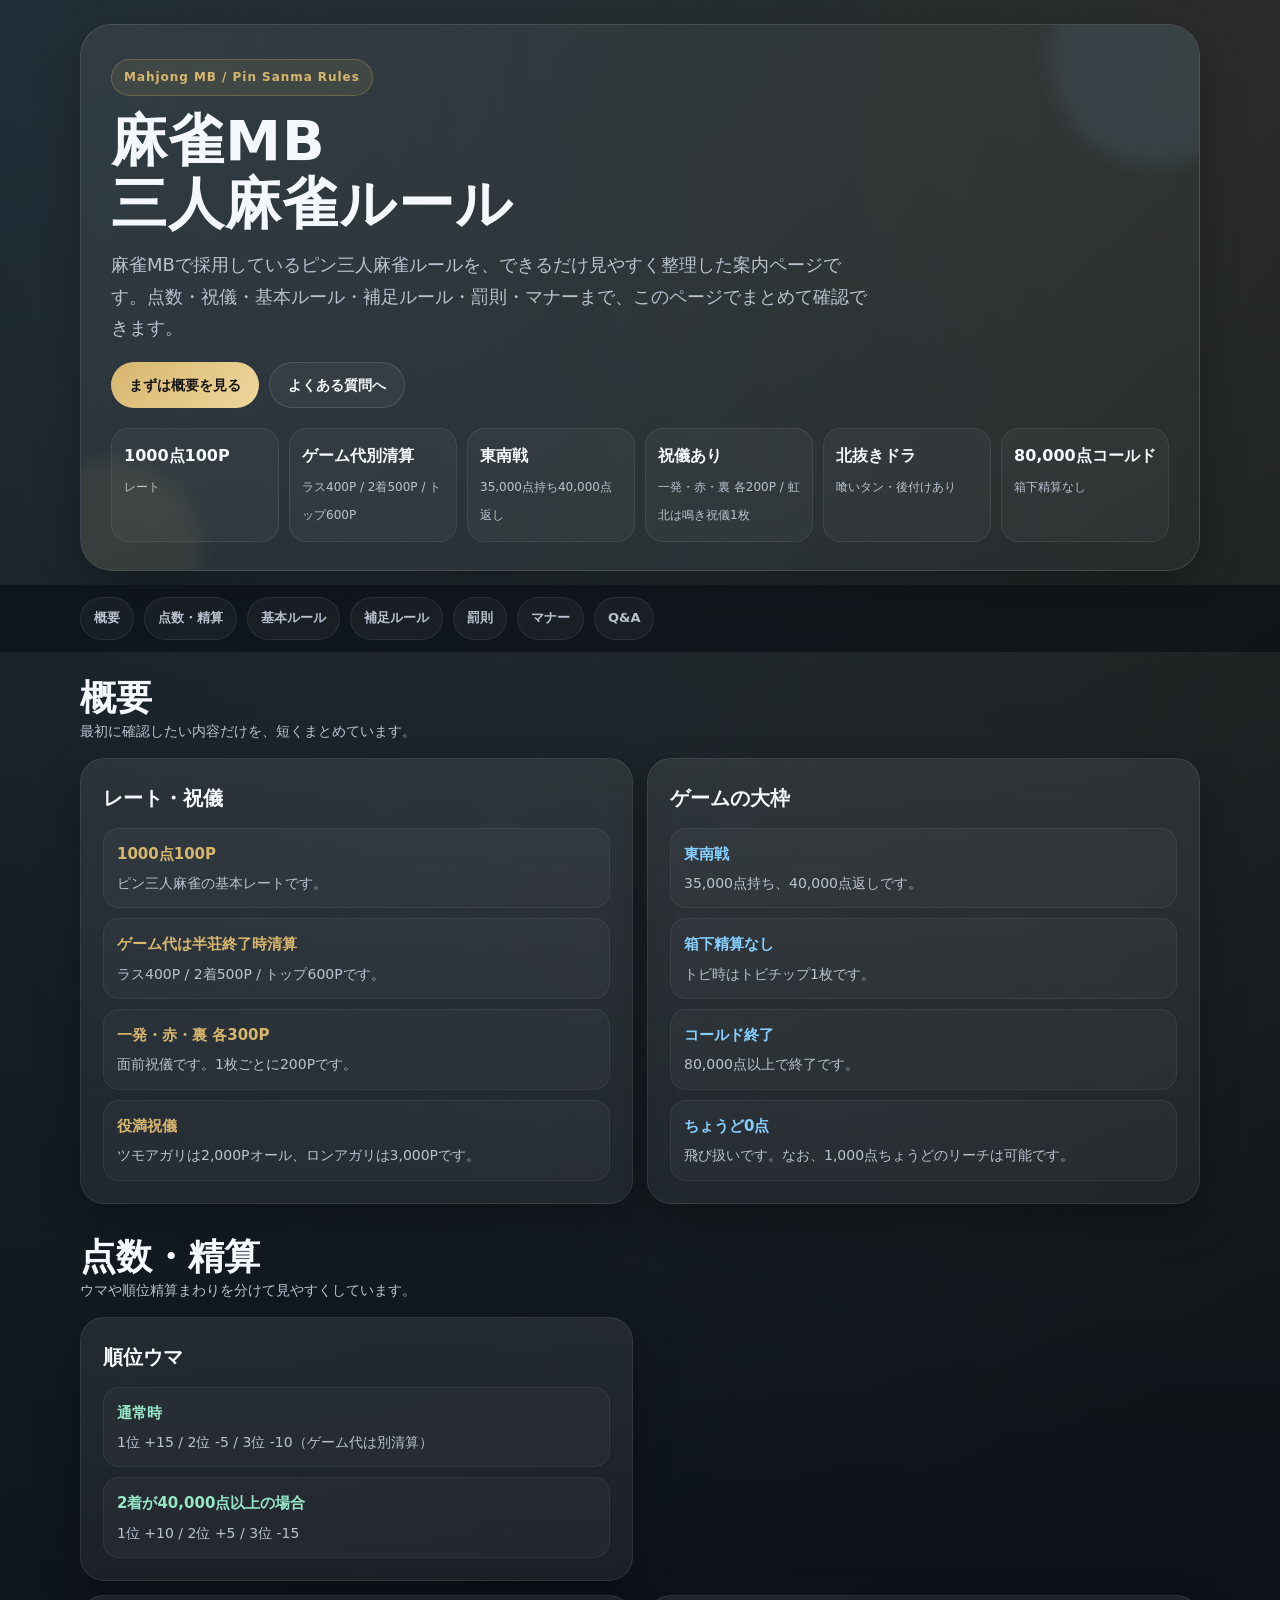
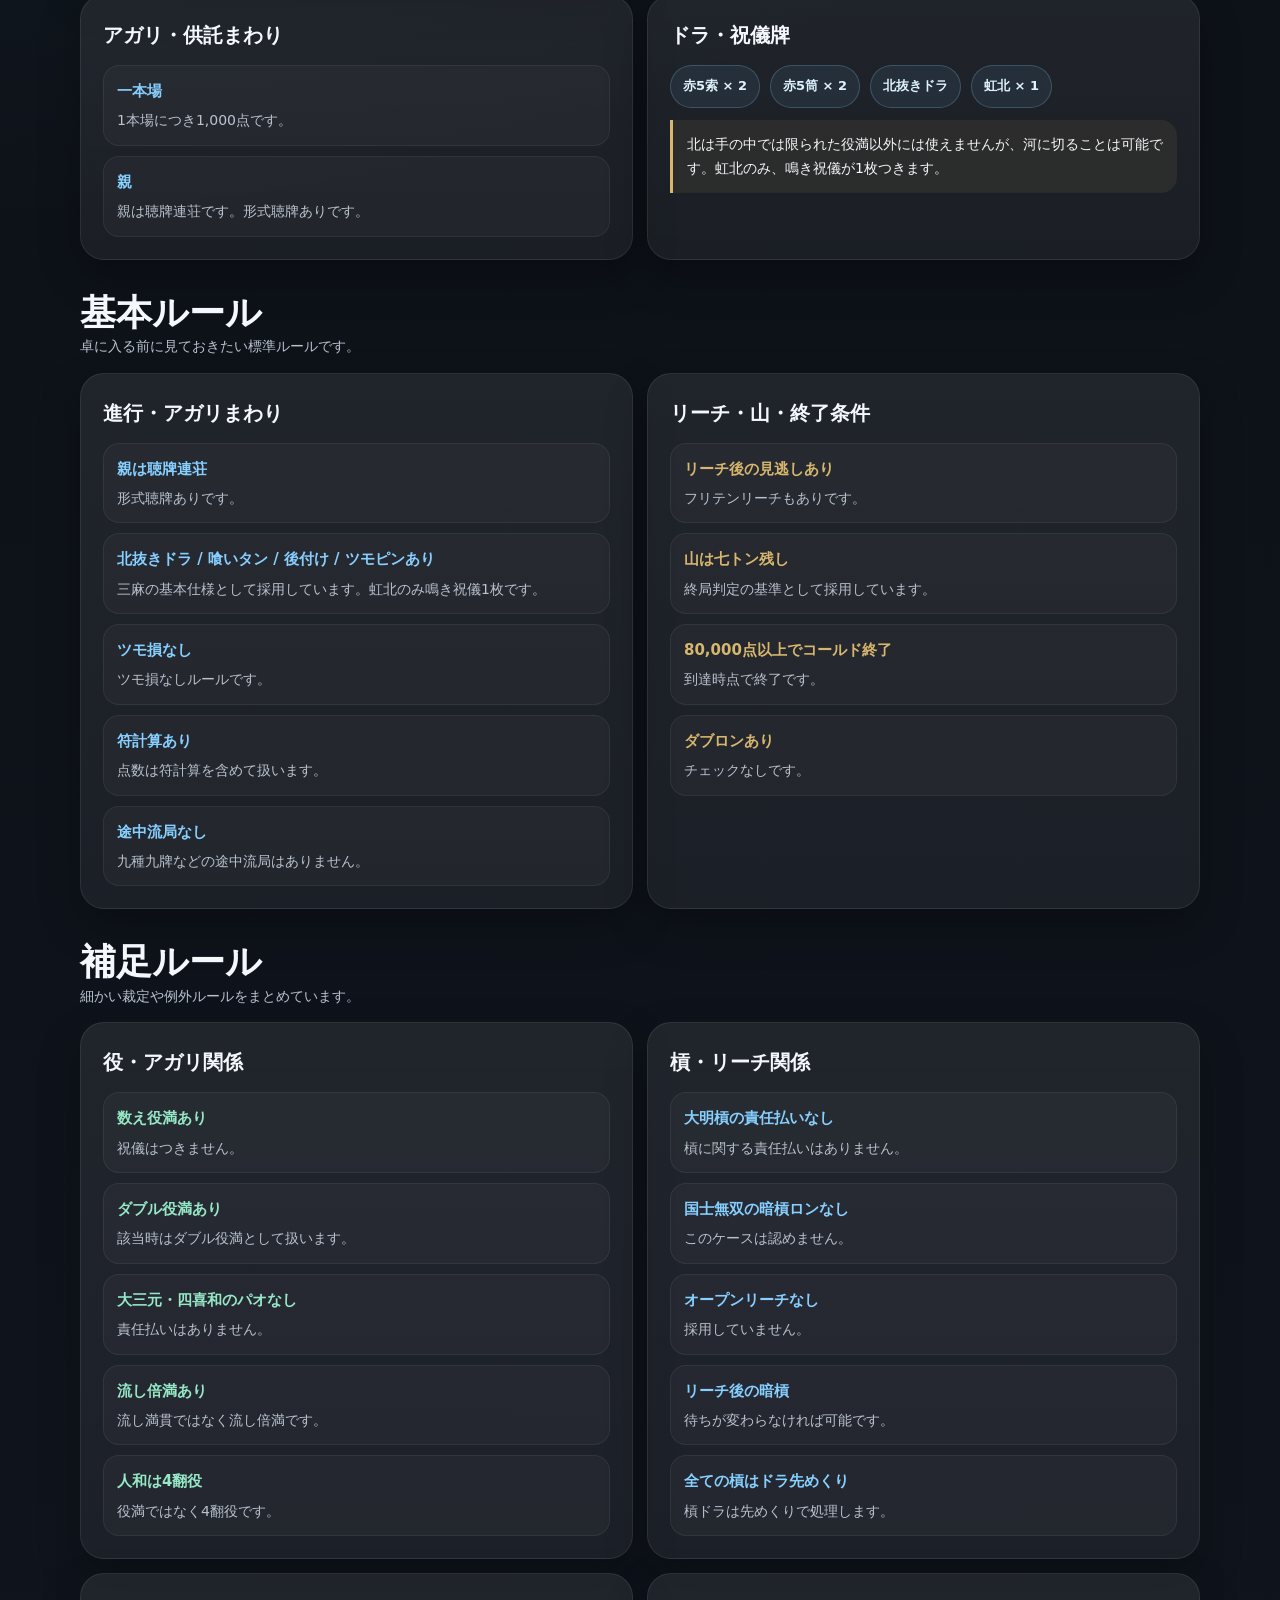
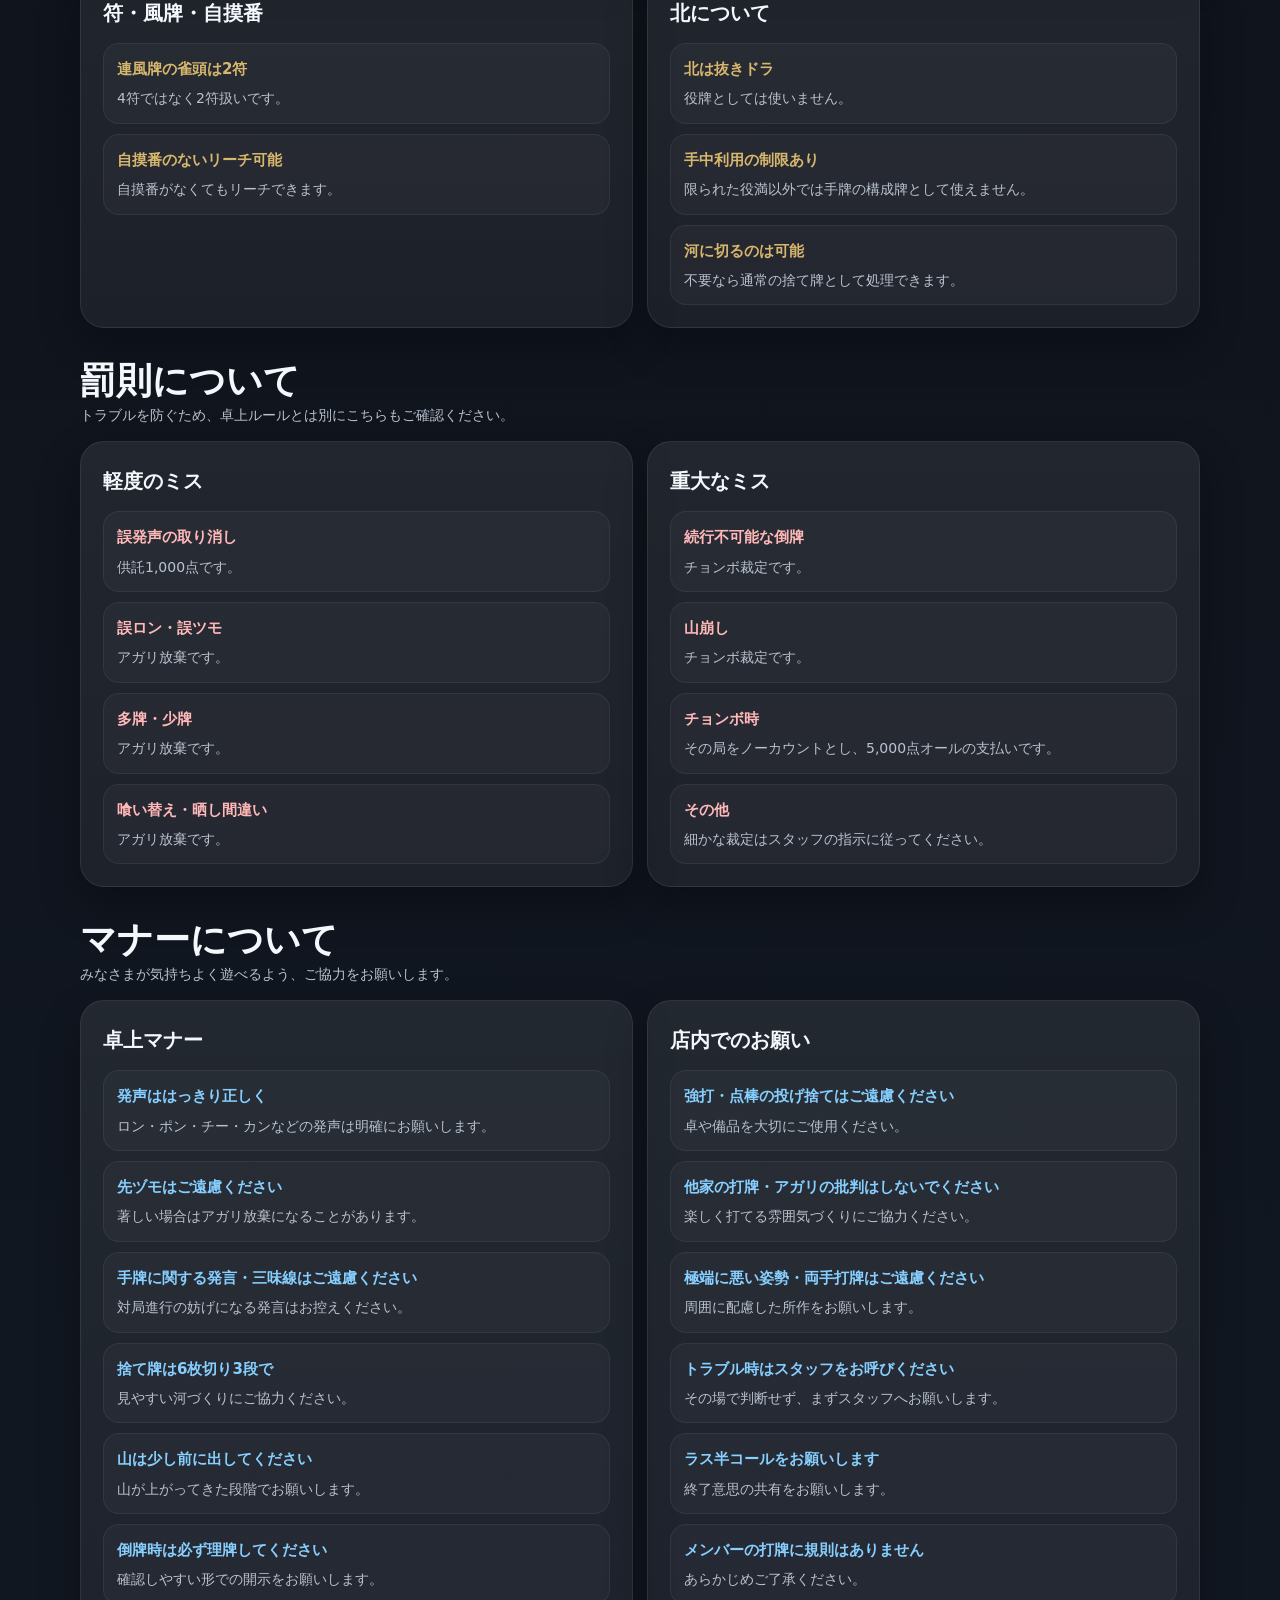
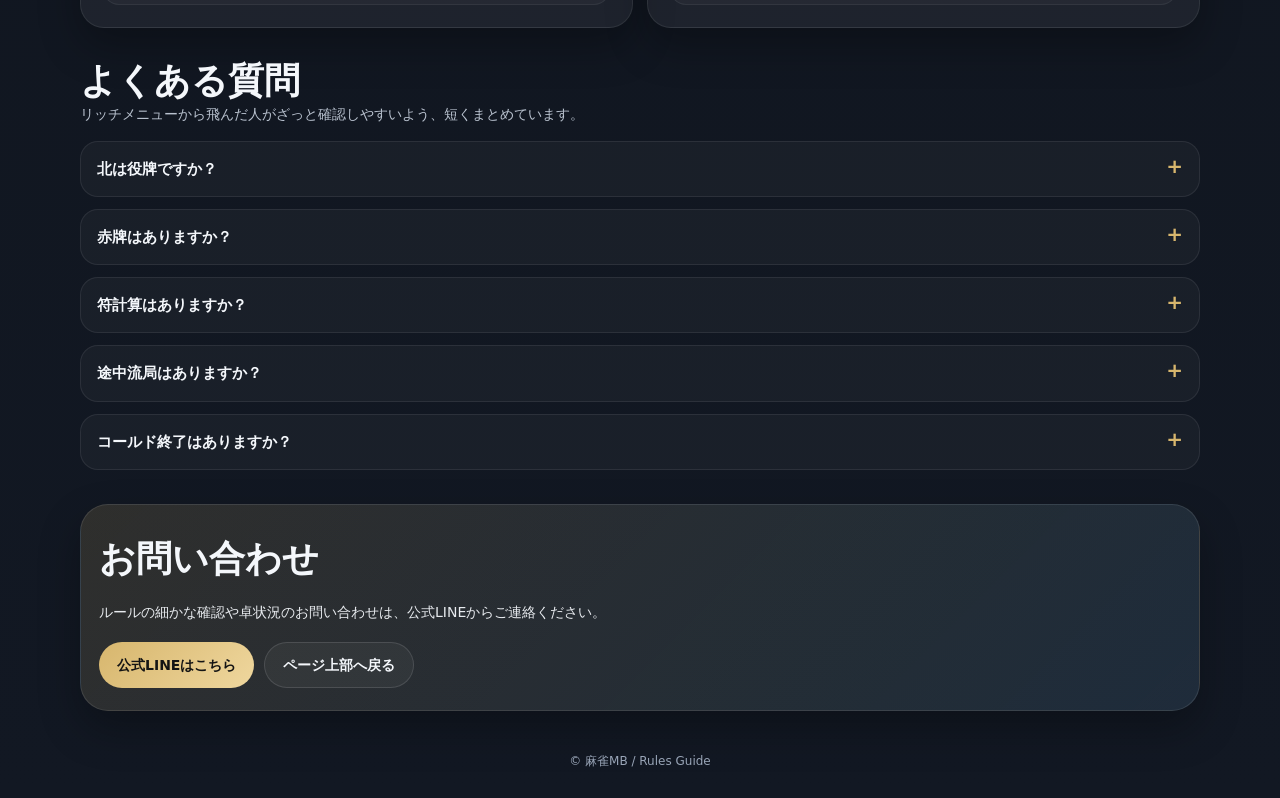
<file: rules.html>
<!DOCTYPE html>
<html lang="ja">
<head>
  <meta charset="UTF-8" />
  <meta name="viewport" content="width=device-width, initial-scale=1.0" />
  <title>麻雀MB 三人麻雀ルール</title>
  <meta name="description" content="麻雀MBの三人麻雀ルール案内ページです。点数・祝儀・基本ルール・補足ルール・罰則・マナーまで1ページで確認できます。" />
  <style>
    :root {
      --bg: #0b0f14;
      --bg2: #121823;
      --card: rgba(255,255,255,.055);
      --card-strong: rgba(255,255,255,.08);
      --line: rgba(255,255,255,.1);
      --text: #f4f7fb;
      --muted: #b9c2cf;
      --gold: #d7b66d;
      --blue: #86cfff;
      --green: #95e7c6;
      --red: #ffb7b7;
      --max: 1120px;
      --radius: 24px;
      --shadow: 0 18px 42px rgba(0,0,0,.28);
    }

    * { box-sizing: border-box; }
    html { scroll-behavior: smooth; }
    body {
      margin: 0;
      color: var(--text);
      font-family: "Hiragino Sans", "Yu Gothic", "Meiryo", system-ui, sans-serif;
      line-height: 1.75;
      background:
        radial-gradient(circle at top left, rgba(134,207,255,.14), transparent 32%),
        radial-gradient(circle at top right, rgba(215,182,109,.13), transparent 28%),
        linear-gradient(180deg, var(--bg) 0%, var(--bg2) 100%);
    }

    a { color: inherit; text-decoration: none; }
    .wrap { width: min(calc(100% - 28px), var(--max)); margin: 0 auto; }

    .hero {
      padding: 24px 0 14px;
    }

    .hero-box {
      position: relative;
      overflow: hidden;
      border: 1px solid rgba(255,255,255,.12);
      border-radius: 32px;
      background: linear-gradient(135deg, rgba(255,255,255,.07), rgba(255,255,255,.03));
      box-shadow: var(--shadow);
      padding: 26px 18px 22px;
    }

    .hero-box::before,
    .hero-box::after {
      content: "";
      position: absolute;
      border-radius: 50%;
      pointer-events: none;
      filter: blur(10px);
      opacity: .75;
    }

    .hero-box::before {
      width: 220px;
      height: 220px;
      top: -80px;
      right: -70px;
      background: rgba(134,207,255,.12);
    }

    .hero-box::after {
      width: 180px;
      height: 180px;
      bottom: -70px;
      left: -60px;
      background: rgba(215,182,109,.12);
    }

    .badge {
      display: inline-flex;
      align-items: center;
      gap: 8px;
      padding: 7px 12px;
      border-radius: 999px;
      background: rgba(215,182,109,.10);
      border: 1px solid rgba(215,182,109,.28);
      color: var(--gold);
      font-size: 12px;
      font-weight: 700;
      letter-spacing: .08em;
      margin-bottom: 14px;
    }

    h1, h2, h3, p { margin: 0; }

    h1 {
      font-size: clamp(30px, 7vw, 56px);
      line-height: 1.12;
      letter-spacing: .02em;
      margin-bottom: 14px;
    }

    .lead {
      max-width: 760px;
      color: var(--muted);
      font-size: clamp(14px, 3.8vw, 18px);
    }

    .hero-actions {
      display: flex;
      flex-wrap: wrap;
      gap: 10px;
      margin-top: 18px;
    }

    .btn {
      display: inline-flex;
      align-items: center;
      justify-content: center;
      min-height: 46px;
      padding: 0 18px;
      border-radius: 999px;
      font-size: 14px;
      font-weight: 700;
      transition: transform .18s ease;
    }

    .btn:hover { transform: translateY(-1px); }

    .btn-primary {
      color: #141414;
      background: linear-gradient(135deg, #d7b66d, #efd79e);
    }

    .btn-sub {
      background: rgba(255,255,255,.045);
      border: 1px solid rgba(255,255,255,.12);
      color: var(--text);
    }

    .mini-grid {
      display: grid;
      grid-template-columns: repeat(2, 1fr);
      gap: 10px;
      margin-top: 20px;
    }

    .mini {
      background: rgba(255,255,255,.035);
      border: 1px solid rgba(255,255,255,.08);
      border-radius: 18px;
      padding: 13px 12px;
    }

    .mini strong {
      display: block;
      font-size: 16px;
      margin-bottom: 2px;
    }

    .mini span {
      color: var(--muted);
      font-size: 12px;
    }

    .nav-wrap {
      position: sticky;
      top: 0;
      z-index: 20;
      backdrop-filter: blur(12px);
      background: rgba(10,14,20,.66);
      border-bottom: 1px solid rgba(255,255,255,.06);
    }

    .page-nav {
      display: flex;
      gap: 10px;
      overflow-x: auto;
      padding: 12px 0;
      scrollbar-width: none;
    }

    .page-nav::-webkit-scrollbar { display: none; }

    .nav-chip {
      white-space: nowrap;
      padding: 9px 13px;
      border-radius: 999px;
      background: rgba(255,255,255,.045);
      border: 1px solid rgba(255,255,255,.08);
      color: var(--muted);
      font-size: 13px;
      font-weight: 700;
    }

    .section { padding: 24px 0 8px; }

    .section-head {
      display: flex;
      align-items: end;
      justify-content: space-between;
      gap: 14px;
      margin-bottom: 14px;
    }

    .section-head h2 {
      font-size: clamp(24px, 5vw, 36px);
      line-height: 1.18;
    }

    .section-head p {
      color: var(--muted);
      font-size: 14px;
      max-width: 620px;
    }

    .grid { display: grid; gap: 14px; }
    .grid.two { grid-template-columns: 1fr; }
    .grid.three { grid-template-columns: 1fr; }

    .card {
      background: linear-gradient(180deg, var(--card-strong), var(--card));
      border: 1px solid rgba(255,255,255,.08);
      border-radius: var(--radius);
      padding: 18px;
      box-shadow: var(--shadow);
    }

    .card h3 {
      font-size: 20px;
      margin-bottom: 12px;
    }

    .pill-row {
      display: flex;
      flex-wrap: wrap;
      gap: 10px;
      margin-top: 4px;
    }

    .pill {
      display: inline-flex;
      align-items: center;
      padding: 9px 12px;
      border-radius: 999px;
      background: rgba(134,207,255,.08);
      border: 1px solid rgba(134,207,255,.23);
      color: #dff3ff;
      font-size: 13px;
      font-weight: 700;
    }

    .rule-list {
      display: grid;
      gap: 10px;
    }

    .rule {
      background: rgba(255,255,255,.03);
      border: 1px solid rgba(255,255,255,.06);
      border-radius: 16px;
      padding: 12px 13px;
    }

    .rule strong {
      display: block;
      font-size: 15px;
      margin-bottom: 4px;
    }

    .rule p {
      color: var(--muted);
      font-size: 14px;
    }

    .strong-gold strong { color: var(--gold); }
    .strong-blue strong { color: var(--blue); }
    .strong-green strong { color: var(--green); }
    .strong-red strong { color: var(--red); }

    .notice {
      border-left: 3px solid var(--gold);
      background: rgba(215,182,109,.08);
      border-radius: 0 16px 16px 0;
      padding: 12px 14px;
      color: var(--text);
      font-size: 14px;
      margin-top: 12px;
    }

    details {
      background: rgba(255,255,255,.035);
      border: 1px solid rgba(255,255,255,.08);
      border-radius: 18px;
      padding: 14px 16px;
    }

    summary {
      list-style: none;
      cursor: pointer;
      font-weight: 700;
      font-size: 15px;
      position: relative;
      padding-right: 26px;
    }

    summary::-webkit-details-marker { display: none; }

    summary::after {
      content: "+";
      position: absolute;
      right: 0;
      top: 0;
      font-size: 20px;
      line-height: 1;
      color: var(--gold);
    }

    details[open] summary::after { content: "–"; }

    details p {
      color: var(--muted);
      font-size: 14px;
      margin-top: 10px;
    }

    .cta {
      padding: 26px 0 40px;
    }

    .cta-box {
      border-radius: 28px;
      padding: 22px 18px;
      background: linear-gradient(135deg, rgba(215,182,109,.15), rgba(134,207,255,.11));
      border: 1px solid rgba(255,255,255,.10);
      box-shadow: var(--shadow);
    }

    .cta-box h2 {
      font-size: clamp(24px, 5vw, 36px);
      margin-bottom: 10px;
    }

    .cta-box p {
      font-size: 14px;
      color: var(--text);
      opacity: .94;
    }

    footer {
      padding: 0 0 26px;
      text-align: center;
      font-size: 12px;
      color: #98a4b6;
    }

    @media (min-width: 760px) {
      .hero-box { padding: 34px 30px 28px; }
      .mini-grid { grid-template-columns: repeat(4, 1fr); }
      .grid.two { grid-template-columns: repeat(2, 1fr); }
      .grid.three { grid-template-columns: repeat(3, 1fr); }
      .card { padding: 22px; }
    }

    @media (min-width: 1040px) {
      .mini-grid { grid-template-columns: repeat(6, 1fr); }
    }
  </style>
</head>
<body id="top">
  <header class="hero">
    <div class="wrap">
      <div class="hero-box">
        <div class="badge">Mahjong MB / Pin Sanma Rules</div>
        <h1>麻雀MB<br>三人麻雀ルール</h1>
        <p class="lead">
          麻雀MBで採用しているピン三人麻雀ルールを、できるだけ見やすく整理した案内ページです。点数・祝儀・基本ルール・補足ルール・罰則・マナーまで、このページでまとめて確認できます。
        </p>

        <div class="hero-actions">
          <a class="btn btn-primary" href="#outline">まずは概要を見る</a>
          <a class="btn btn-sub" href="#faq">よくある質問へ</a>
        </div>

        <div class="mini-grid">
          <div class="mini"><strong>1000点100P</strong><span>レート</span></div>
          <div class="mini"><strong>ゲーム代別清算</strong><span>ラス400P / 2着500P / トップ600P</span></div>
          <div class="mini"><strong>東南戦</strong><span>35,000点持ち40,000点返し</span></div>
          <div class="mini"><strong>祝儀あり</strong><span>一発・赤・裏 各200P / 虹北は鳴き祝儀1枚</span></div>
          <div class="mini"><strong>北抜きドラ</strong><span>喰いタン・後付けあり</span></div>
          <div class="mini"><strong>80,000点コールド</strong><span>箱下精算なし</span></div>
        </div>
      </div>
    </div>
  </header>

  <div class="nav-wrap">
    <div class="wrap">
      <nav class="page-nav">
        <a class="nav-chip" href="#outline">概要</a>
        <a class="nav-chip" href="#settlement">点数・精算</a>
        <a class="nav-chip" href="#basic">基本ルール</a>
        <a class="nav-chip" href="#supplement">補足ルール</a>
        <a class="nav-chip" href="#penalty">罰則</a>
        <a class="nav-chip" href="#manner">マナー</a>
        <a class="nav-chip" href="#faq">Q&A</a>
      </nav>
    </div>
  </div>

  <main>
    <section class="section" id="outline">
      <div class="wrap">
        <div class="section-head">
          <div>
            <h2>概要</h2>
            <p>最初に確認したい内容だけを、短くまとめています。</p>
          </div>
        </div>
        <div class="grid two">
          <article class="card">
            <h3>レート・祝儀</h3>
            <div class="rule-list strong-gold">
              <div class="rule"><strong>1000点100P</strong><p>ピン三人麻雀の基本レートです。</p></div>
              <div class="rule"><strong>ゲーム代は半荘終了時清算</strong><p>ラス400P / 2着500P / トップ600Pです。</p></div>
              <div class="rule"><strong>一発・赤・裏 各300P</strong><p>面前祝儀です。1枚ごとに200Pです。</p></div>
              <div class="rule"><strong>役満祝儀</strong><p>ツモアガリは2,000Pオール、ロンアガリは3,000Pです。</p></div>
            </div>
          </article>

          <article class="card">
            <h3>ゲームの大枠</h3>
            <div class="rule-list strong-blue">
              <div class="rule"><strong>東南戦</strong><p>35,000点持ち、40,000点返しです。</p></div>
              <div class="rule"><strong>箱下精算なし</strong><p>トビ時はトビチップ1枚です。</p></div>
              <div class="rule"><strong>コールド終了</strong><p>80,000点以上で終了です。</p></div>
              <div class="rule"><strong>ちょうど0点</strong><p>飛び扱いです。なお、1,000点ちょうどのリーチは可能です。</p></div>
            </div>
          </article>
        </div>
      </div>
    </section>

    <section class="section" id="settlement">
      <div class="wrap">
        <div class="section-head">
          <div>
            <h2>点数・精算</h2>
            <p>ウマや順位精算まわりを分けて見やすくしています。</p>
          </div>
        </div>

        <div class="grid two">
          <article class="card">
            <h3>順位ウマ</h3>
            <div class="rule-list strong-green">
              <div class="rule"><strong>通常時</strong><p>1位 +15 / 2位 -5 / 3位 -10（ゲーム代は別清算）</p></div>
              <div class="rule"><strong>2着が40,000点以上の場合</strong><p>1位 +10 / 2位 +5 / 3位 -15</p></div>
            </div>
          </article>
        </div>

        <div class="grid two" style="margin-top:14px;">
          <article class="card">
            <h3>アガリ・供託まわり</h3>
            <div class="rule-list strong-blue">
              <div class="rule"><strong>一本場</strong><p>1本場につき1,000点です。</p></div>
              <div class="rule"><strong>親</strong><p>親は聴牌連荘です。形式聴牌ありです。</p></div>
            </div>
          </article>

          <article class="card">
            <h3>ドラ・祝儀牌</h3>
            <div class="pill-row">
              <div class="pill">赤5索 × 2</div>
              <div class="pill">赤5筒 × 2</div>
              <div class="pill">北抜きドラ</div>
              <div class="pill">虹北 × 1</div>
            </div>
            <div class="notice">北は手の中では限られた役満以外には使えませんが、河に切ることは可能です。虹北のみ、鳴き祝儀が1枚つきます。</div>
          </article>
        </div>
      </div>
    </section>

    <section class="section" id="basic">
      <div class="wrap">
        <div class="section-head">
          <div>
            <h2>基本ルール</h2>
            <p>卓に入る前に見ておきたい標準ルールです。</p>
          </div>
        </div>

        <div class="grid two">
          <article class="card">
            <h3>進行・アガリまわり</h3>
            <div class="rule-list strong-blue">
              <div class="rule"><strong>親は聴牌連荘</strong><p>形式聴牌ありです。</p></div>
              <div class="rule"><strong>北抜きドラ / 喰いタン / 後付け / ツモピンあり</strong><p>三麻の基本仕様として採用しています。虹北のみ鳴き祝儀1枚です。</p></div>
              <div class="rule"><strong>ツモ損なし</strong><p>ツモ損なしルールです。</p></div>
              <div class="rule"><strong>符計算あり</strong><p>点数は符計算を含めて扱います。</p></div>
              <div class="rule"><strong>途中流局なし</strong><p>九種九牌などの途中流局はありません。</p></div>
            </div>
          </article>

          <article class="card">
            <h3>リーチ・山・終了条件</h3>
            <div class="rule-list strong-gold">
              <div class="rule"><strong>リーチ後の見逃しあり</strong><p>フリテンリーチもありです。</p></div>
              <div class="rule"><strong>山は七トン残し</strong><p>終局判定の基準として採用しています。</p></div>
              <div class="rule"><strong>80,000点以上でコールド終了</strong><p>到達時点で終了です。</p></div>
              <div class="rule"><strong>ダブロンあり</strong><p>チェックなしです。</p></div>
            </div>
          </article>
        </div>
      </div>
    </section>

    <section class="section" id="supplement">
      <div class="wrap">
        <div class="section-head">
          <div>
            <h2>補足ルール</h2>
            <p>細かい裁定や例外ルールをまとめています。</p>
          </div>
        </div>

        <div class="grid two">
          <article class="card">
            <h3>役・アガリ関係</h3>
            <div class="rule-list strong-green">
              <div class="rule"><strong>数え役満あり</strong><p>祝儀はつきません。</p></div>
              <div class="rule"><strong>ダブル役満あり</strong><p>該当時はダブル役満として扱います。</p></div>
              <div class="rule"><strong>大三元・四喜和のパオなし</strong><p>責任払いはありません。</p></div>
              <div class="rule"><strong>流し倍満あり</strong><p>流し満貫ではなく流し倍満です。</p></div>
              <div class="rule"><strong>人和は4翻役</strong><p>役満ではなく4翻役です。</p></div>
            </div>
          </article>

          <article class="card">
            <h3>槓・リーチ関係</h3>
            <div class="rule-list strong-blue">
              <div class="rule"><strong>大明槓の責任払いなし</strong><p>槓に関する責任払いはありません。</p></div>
              <div class="rule"><strong>国士無双の暗槓ロンなし</strong><p>このケースは認めません。</p></div>
              <div class="rule"><strong>オープンリーチなし</strong><p>採用していません。</p></div>
              <div class="rule"><strong>リーチ後の暗槓</strong><p>待ちが変わらなければ可能です。</p></div>
              <div class="rule"><strong>全ての槓はドラ先めくり</strong><p>槓ドラは先めくりで処理します。</p></div>
            </div>
          </article>
        </div>

        <div class="grid two" style="margin-top:14px;">
          <article class="card">
            <h3>符・風牌・自摸番</h3>
            <div class="rule-list strong-gold">
              <div class="rule"><strong>連風牌の雀頭は2符</strong><p>4符ではなく2符扱いです。</p></div>
              <div class="rule"><strong>自摸番のないリーチ可能</strong><p>自摸番がなくてもリーチできます。</p></div>
            </div>
          </article>

          <article class="card">
            <h3>北について</h3>
            <div class="rule-list strong-gold">
              <div class="rule"><strong>北は抜きドラ</strong><p>役牌としては使いません。</p></div>
              <div class="rule"><strong>手中利用の制限あり</strong><p>限られた役満以外では手牌の構成牌として使えません。</p></div>
              <div class="rule"><strong>河に切るのは可能</strong><p>不要なら通常の捨て牌として処理できます。</p></div>
            </div>
          </article>
        </div>
      </div>
    </section>

    <section class="section" id="penalty">
      <div class="wrap">
        <div class="section-head">
          <div>
            <h2>罰則について</h2>
            <p>トラブルを防ぐため、卓上ルールとは別にこちらもご確認ください。</p>
          </div>
        </div>

        <div class="grid two">
          <article class="card">
            <h3>軽度のミス</h3>
            <div class="rule-list strong-red">
              <div class="rule"><strong>誤発声の取り消し</strong><p>供託1,000点です。</p></div>
              <div class="rule"><strong>誤ロン・誤ツモ</strong><p>アガリ放棄です。</p></div>
              <div class="rule"><strong>多牌・少牌</strong><p>アガリ放棄です。</p></div>
              <div class="rule"><strong>喰い替え・晒し間違い</strong><p>アガリ放棄です。</p></div>
            </div>
          </article>

          <article class="card">
            <h3>重大なミス</h3>
            <div class="rule-list strong-red">
              <div class="rule"><strong>続行不可能な倒牌</strong><p>チョンボ裁定です。</p></div>
              <div class="rule"><strong>山崩し</strong><p>チョンボ裁定です。</p></div>
              <div class="rule"><strong>チョンボ時</strong><p>その局をノーカウントとし、5,000点オールの支払いです。</p></div>
              <div class="rule"><strong>その他</strong><p>細かな裁定はスタッフの指示に従ってください。</p></div>
            </div>
          </article>
        </div>
      </div>
    </section>

    <section class="section" id="manner">
      <div class="wrap">
        <div class="section-head">
          <div>
            <h2>マナーについて</h2>
            <p>みなさまが気持ちよく遊べるよう、ご協力をお願いします。</p>
          </div>
        </div>

        <div class="grid two">
          <article class="card">
            <h3>卓上マナー</h3>
            <div class="rule-list strong-blue">
              <div class="rule"><strong>発声ははっきり正しく</strong><p>ロン・ポン・チー・カンなどの発声は明確にお願いします。</p></div>
              <div class="rule"><strong>先ヅモはご遠慮ください</strong><p>著しい場合はアガリ放棄になることがあります。</p></div>
              <div class="rule"><strong>手牌に関する発言・三味線はご遠慮ください</strong><p>対局進行の妨げになる発言はお控えください。</p></div>
              <div class="rule"><strong>捨て牌は6枚切り3段で</strong><p>見やすい河づくりにご協力ください。</p></div>
              <div class="rule"><strong>山は少し前に出してください</strong><p>山が上がってきた段階でお願いします。</p></div>
              <div class="rule"><strong>倒牌時は必ず理牌してください</strong><p>確認しやすい形での開示をお願いします。</p></div>
            </div>
          </article>

          <article class="card">
            <h3>店内でのお願い</h3>
            <div class="rule-list strong-blue">
              <div class="rule"><strong>強打・点棒の投げ捨てはご遠慮ください</strong><p>卓や備品を大切にご使用ください。</p></div>
              <div class="rule"><strong>他家の打牌・アガリの批判はしないでください</strong><p>楽しく打てる雰囲気づくりにご協力ください。</p></div>
              <div class="rule"><strong>極端に悪い姿勢・両手打牌はご遠慮ください</strong><p>周囲に配慮した所作をお願いします。</p></div>
              <div class="rule"><strong>トラブル時はスタッフをお呼びください</strong><p>その場で判断せず、まずスタッフへお願いします。</p></div>
              <div class="rule"><strong>ラス半コールをお願いします</strong><p>終了意思の共有をお願いします。</p></div>
              <div class="rule"><strong>メンバーの打牌に規則はありません</strong><p>あらかじめご了承ください。</p></div>
            </div>
          </article>
        </div>
      </div>
    </section>

    <section class="section" id="faq">
      <div class="wrap">
        <div class="section-head">
          <div>
            <h2>よくある質問</h2>
            <p>リッチメニューから飛んだ人がざっと確認しやすいよう、短くまとめています。</p>
          </div>
        </div>
        <div class="grid" style="gap:12px;">
          <details>
            <summary>北は役牌ですか？</summary>
            <p>いいえ。北は抜きドラです。手の中では限られた役満以外に使えず、河に切ることは可能です。</p>
          </details>
          <details>
            <summary>赤牌はありますか？</summary>
            <p>あります。赤5索2枚、赤5筒2枚の合計4枚です。</p>
          </details>
          <details>
            <summary>符計算はありますか？</summary>
            <p>あります。ツモ損なしの三麻ですが、符計算ありです。</p>
          </details>
          <details>
            <summary>途中流局はありますか？</summary>
            <p>ありません。途中流局なしです。</p>
          </details>
          <details>
            <summary>コールド終了はありますか？</summary>
            <p>あります。80,000点以上でコールド終了です。</p>
          </details>
        </div>
      </div>
    </section>

    <section class="cta">
      <div class="wrap">
        <div class="cta-box">
          <h2>お問い合わせ</h2>
          <p>ルールの細かな確認や卓状況のお問い合わせは、公式LINEからご連絡ください。<br></p>
          <div class="hero-actions">
            <a class="btn btn-primary" href="#">公式LINEはこちら</a>
            <a class="btn btn-sub" href="#top">ページ上部へ戻る</a>
          </div>
        </div>
      </div>
    </section>
  </main>

  <footer>
    © 麻雀MB / Rules Guide
  </footer>
</body>
</html>
</file>
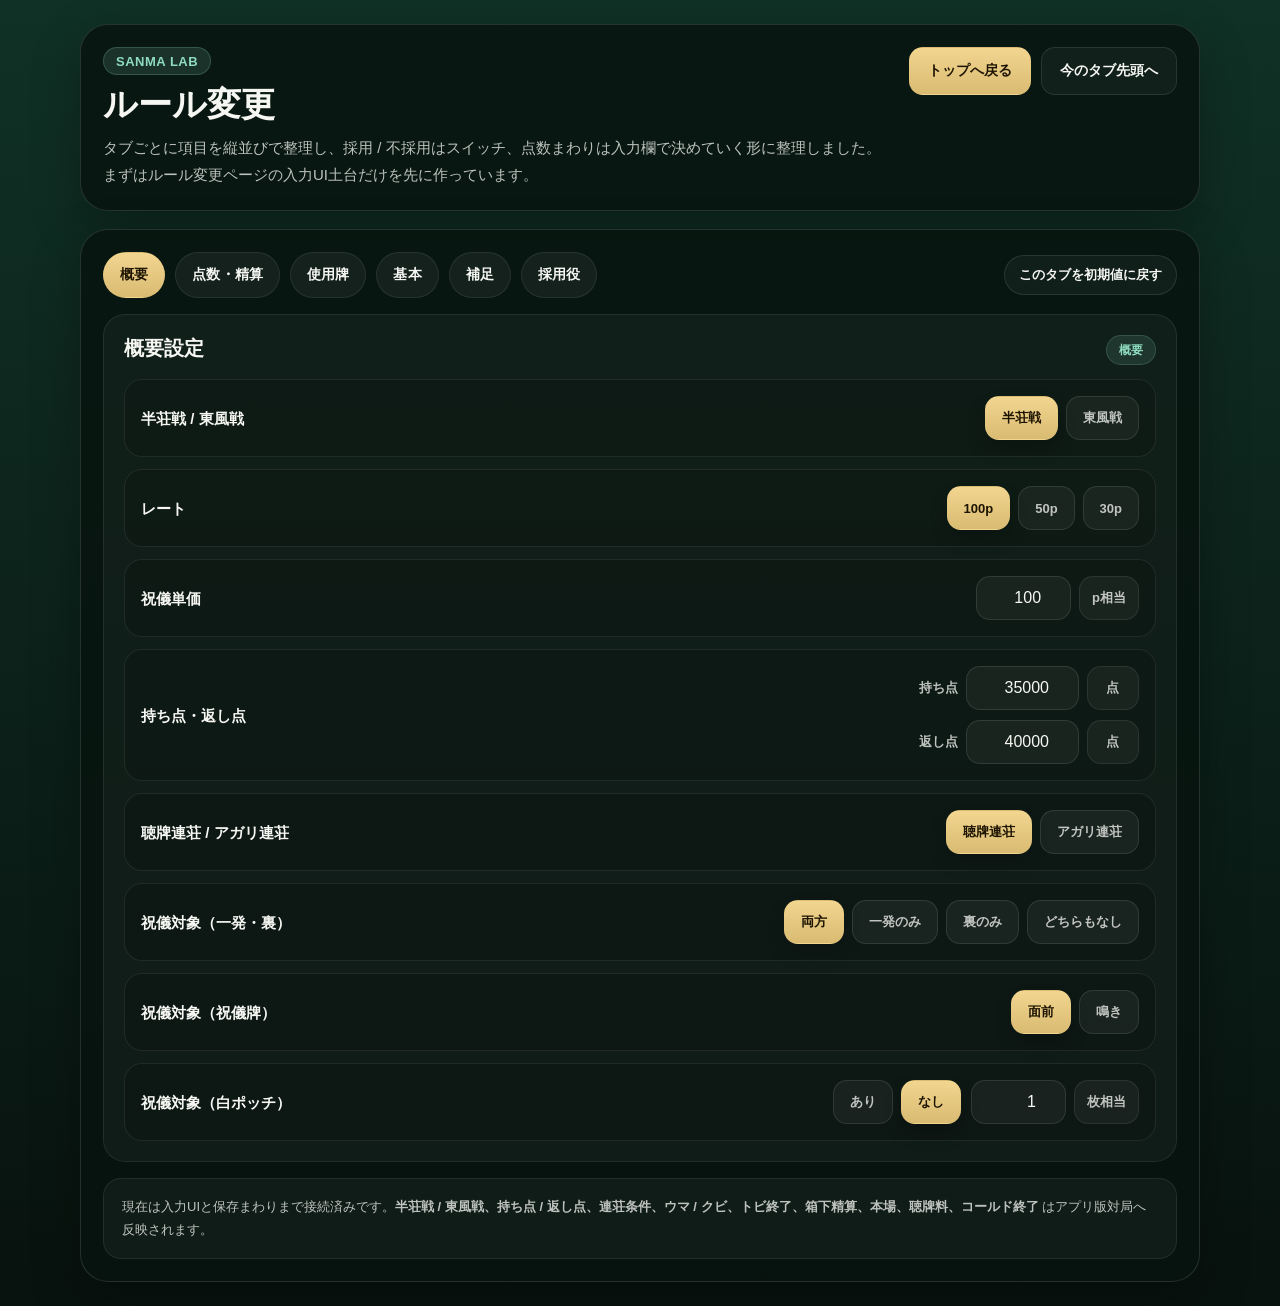
<file: rules_app.html>
<!DOCTYPE html>

<html lang="ja">
<head>
<meta charset="utf-8"/>
<meta content="width=device-width, initial-scale=1" name="viewport"/>
<title>ルール変更</title>
<style>
    :root{
      --bg-top:#103126;
      --bg-bottom:#08120e;
      --panel-bg:rgba(8,20,15,0.84);
      --panel-border:rgba(255,255,255,0.12);
      --panel-soft:rgba(255,255,255,0.04);
      --panel-soft-2:rgba(255,255,255,0.06);
      --text:#f6f7f3;
      --muted:rgba(246,247,243,0.76);
      --muted-2:rgba(246,247,243,0.56);
      --gold-1:#f2d58f;
      --gold-2:#d9bb72;
      --gold-text:#1e1402;
      --accent:#8fdcc1;
      --accent-2:#2f8f74;
      --danger:#e6a6a6;
      --shadow:0 18px 50px rgba(0,0,0,0.28);
      --radius-xl:28px;
      --radius-lg:22px;
      --radius-md:16px;
      --radius-sm:12px;
      --content-w:1120px;
    }

    *{
      box-sizing:border-box;
    }

    html,body{
      margin:0;
      min-height:100%;
    }

    body{
      min-height:100vh;
      background:linear-gradient(180deg,var(--bg-top) 0%,var(--bg-bottom) 100%);
      color:var(--text);
      font-family:-apple-system,BlinkMacSystemFont,"Segoe UI",sans-serif;
      padding:24px;
    }

    button,
    input{
      font:inherit;
    }

    .page{
      width:min(100%,var(--content-w));
      margin:0 auto;
      display:grid;
      gap:18px;
    }

    .hero,
    .tabsWrap{
      padding:22px;
      border-radius:var(--radius-xl);
      background:var(--panel-bg);
      border:1px solid var(--panel-border);
      box-shadow:var(--shadow);
    }

    .hero{
      display:grid;
      gap:16px;
    }

    .heroTop{
      display:flex;
      justify-content:space-between;
      align-items:flex-start;
      gap:16px;
      flex-wrap:wrap;
    }

    .heroTitle{
      display:grid;
      gap:10px;
    }

    .eyebrow{
      display:inline-flex;
      align-items:center;
      width:max-content;
      min-height:28px;
      padding:0 12px;
      border-radius:999px;
      background:rgba(143,220,193,0.14);
      border:1px solid rgba(143,220,193,0.22);
      color:var(--accent);
      font-size:13px;
      font-weight:800;
      letter-spacing:0.04em;
    }

    h1{
      margin:0;
      font-size:34px;
      line-height:1.15;
    }

    .heroText{
      margin:0;
      max-width:780px;
      color:var(--muted);
      line-height:1.8;
      font-size:15px;
    }

    .heroActions{
      display:flex;
      gap:10px;
      flex-wrap:wrap;
    }

    .btn{
      display:inline-flex;
      align-items:center;
      justify-content:center;
      min-height:48px;
      padding:0 18px;
      border-radius:14px;
      text-decoration:none;
      font-weight:800;
      font-size:14px;
      border:1px solid transparent;
      transition:transform 0.15s ease, border-color 0.15s ease, background 0.15s ease;
      cursor:pointer;
    }

    .btn:hover{
      transform:translateY(-1px);
    }

    .btnPrimary{
      background:linear-gradient(180deg,var(--gold-1) 0%,var(--gold-2) 100%);
      color:var(--gold-text);
    }

    .btnGhost{
      background:rgba(255,255,255,0.04);
      color:var(--text);
      border-color:rgba(255,255,255,0.10);
    }

    .heroMeta{
      display:grid;
      grid-template-columns:repeat(3,minmax(0,1fr));
      gap:12px;
    }

    .metaCard{
      display:grid;
      gap:8px;
      padding:16px 18px;
      border-radius:18px;
      background:var(--panel-soft);
      border:1px solid rgba(255,255,255,0.08);
    }

    .metaLabel{
      font-size:12px;
      font-weight:800;
      color:var(--muted-2);
      letter-spacing:0.04em;
    }

    .metaValue{
      font-size:18px;
      font-weight:800;
      line-height:1.5;
    }

    .metaText{
      font-size:13px;
      color:var(--muted);
      line-height:1.7;
    }

    .tabsWrap{
      display:grid;
      gap:16px;
    }

    .tabsHeaderRow{
      display:flex;
      align-items:center;
      gap:12px;
      flex-wrap:wrap;
    }

    .topTabs{
      display:flex;
      gap:10px;
      flex-wrap:wrap;
      flex:1 1 auto;
    }

    .tabResetWrap{
      display:flex;
      justify-content:flex-end;
      margin-left:auto;
      flex:0 0 auto;
    }

    .topTabBtn{
      appearance:none;
      border:none;
      min-height:46px;
      padding:0 16px;
      border-radius:999px;
      background:rgba(255,255,255,0.05);
      border:1px solid rgba(255,255,255,0.08);
      color:var(--text);
      font-size:14px;
      font-weight:800;
      letter-spacing:0.01em;
      cursor:pointer;
      transition:background 0.15s ease,border-color 0.15s ease,transform 0.15s ease,color 0.15s ease;
    }

    .topTabBtn:hover,
    .tabActionBtn:hover,
    .switch:hover{
      transform:translateY(-1px);
    }

    .topTabBtn[aria-selected="true"]{
      background:linear-gradient(180deg,var(--gold-1) 0%,var(--gold-2) 100%);
      color:var(--gold-text);
      border-color:transparent;
    }

    .panelToolbar{
      display:none;
      justify-content:space-between;
      align-items:center;
      gap:12px;
      flex-wrap:wrap;
      padding:16px 18px;
      border-radius:18px;
      background:var(--panel-soft);
      border:1px solid rgba(255,255,255,0.08);
    }

    .panelToolbarText{
      display:grid;
      gap:6px;
    }

    .panelToolbarTitle{
      font-size:22px;
      font-weight:800;
      line-height:1.35;
    }

    .panelToolbarLead{
      font-size:14px;
      color:var(--muted);
      line-height:1.7;
    }

    .toolbarActions{
      display:flex;
      gap:10px;
      flex-wrap:wrap;
    }

    .tabActionBtn{
      appearance:none;
      border:1px solid rgba(255,255,255,0.10);
      background:rgba(255,255,255,0.04);
      color:var(--text);
      min-height:40px;
      padding:0 14px;
      border-radius:999px;
      font-size:13px;
      font-weight:800;
      cursor:pointer;
      transition:background 0.15s ease,border-color 0.15s ease,transform 0.15s ease;
    }

    .mainPanels,
    .mainPanel{
      display:grid;
      gap:16px;
    }

    .mainPanel{
      display:none;
    }

    .mainPanel.isActive{
      display:grid;
    }

    .sectionCard{
      display:grid;
      gap:14px;
      padding:20px;
      border-radius:22px;
      background:var(--panel-soft);
      border:1px solid rgba(255,255,255,0.08);
    }

    .sectionHead{
      display:flex;
      justify-content:space-between;
      align-items:flex-start;
      gap:14px;
      flex-wrap:wrap;
    }

    .sectionTitleBox{
      display:grid;
      gap:6px;
    }

    .sectionTitle{
      margin:0;
      font-size:20px;
      line-height:1.3;
    }

    .sectionLead{
      display:none;
      margin:0;
      color:var(--muted);
      font-size:14px;
      line-height:1.7;
    }

    .pill{
      display:inline-flex;
      align-items:center;
      min-height:30px;
      padding:0 12px;
      border-radius:999px;
      font-size:12px;
      font-weight:800;
      letter-spacing:0.02em;
      border:1px solid rgba(255,255,255,0.08);
      background:rgba(255,255,255,0.06);
      color:var(--text);
      white-space:nowrap;
    }

    .pillAccent{
      color:var(--accent);
      background:rgba(143,220,193,0.12);
      border-color:rgba(143,220,193,0.18);
    }

    .settingList{
      display:grid;
      gap:12px;
    }

    .settingRow{
      display:grid;
      grid-template-columns:minmax(0,1.4fr) minmax(240px,0.8fr);
      gap:14px;
      align-items:center;
      padding:16px;
      border-radius:18px;
      background:rgba(0,0,0,0.16);
      border:1px solid rgba(255,255,255,0.08);
    }

    .settingMeta{
      display:grid;
      gap:6px;
      min-width:0;
    }

    .settingLabel{
      font-size:15px;
      font-weight:800;
      line-height:1.4;
    }

    .settingDesc{
      display:none;
      font-size:13px;
      color:var(--muted);
      line-height:1.7;
    }

    .settingControl{
      display:flex;
      justify-content:flex-end;
      align-items:center;
      gap:12px;
      flex-wrap:wrap;
    }

    .switchWrap{
      display:flex;
      align-items:center;
      gap:12px;
    }

    .switchLabel{
      font-size:13px;
      font-weight:800;
      color:var(--muted);
      min-width:48px;
      text-align:right;
    }

    .choiceToggleLabel{
      min-width:64px;
    }

    .switch{
      position:relative;
      width:62px;
      height:34px;
      border-radius:999px;
      border:1px solid rgba(255,255,255,0.10);
      background:rgba(255,255,255,0.10);
      cursor:pointer;
      transition:background 0.15s ease,border-color 0.15s ease,transform 0.15s ease;
      flex:0 0 auto;
    }

    .switch::after{
      content:"";
      position:absolute;
      top:3px;
      left:3px;
      width:26px;
      height:26px;
      border-radius:50%;
      background:#ffffff;
      box-shadow:0 4px 10px rgba(0,0,0,0.24);
      transition:left 0.15s ease, background 0.15s ease;
    }

    .switch.isOn{
      background:rgba(242,213,143,0.28);
      border-color:rgba(242,213,143,0.24);
    }

    .switch.isOn::after{
      left:31px;
      background:linear-gradient(180deg,var(--gold-1) 0%,var(--gold-2) 100%);
    }

    .numInputWrap{
      display:flex;
      align-items:center;
      justify-content:flex-end;
      gap:8px;
      width:auto;
      max-width:none;
      margin-left:auto;
      flex:0 0 auto;
    }

    .numInput{
      width:calc(8ch + 24px);
      min-width:calc(8ch + 24px);
      flex:0 0 calc(8ch + 24px);
      height:44px;
      padding:0 14px;
      border-radius:14px;
      border:1px solid rgba(255,255,255,0.10);
      background:rgba(255,255,255,0.05);
      color:var(--text);
      text-align:right;
      outline:none;
    }

    .numInput.numInputLong{
      width:calc(10ch + 24px);
      min-width:calc(10ch + 24px);
      flex:0 0 calc(10ch + 24px);
    }

    .numInput:focus{
      border-color:rgba(143,220,193,0.34);
      box-shadow:0 0 0 3px rgba(143,220,193,0.10);
    }

    .unit{
      display:inline-flex;
      align-items:center;
      justify-content:center;
      min-width:52px;
      height:44px;
      padding:0 12px;
      border-radius:14px;
      background:rgba(255,255,255,0.05);
      border:1px solid rgba(255,255,255,0.08);
      color:var(--muted);
      font-size:13px;
      font-weight:800;
      white-space:nowrap;
    }

    .choiceGroup{
      display:flex;
      flex-wrap:wrap;
      justify-content:flex-end;
      gap:8px;
      width:100%;
      max-width:440px;
      margin-left:auto;
    }

    .choiceBtn{
      appearance:none;
      border:1px solid rgba(255,255,255,0.10);
      background:rgba(255,255,255,0.05);
      color:var(--muted);
      min-height:44px;
      padding:0 16px;
      border-radius:14px;
      font-size:13px;
      font-weight:800;
      cursor:pointer;
      transition:background 0.15s ease,border-color 0.15s ease,transform 0.15s ease,color 0.15s ease,box-shadow 0.15s ease;
      white-space:nowrap;
    }

    .choiceBtn:hover{
      transform:translateY(-1px);
    }

    .choiceBtn.isSelected{
      background:linear-gradient(180deg,var(--gold-1) 0%,var(--gold-2) 100%);
      color:var(--gold-text);
      border-color:transparent;
      box-shadow:0 10px 18px rgba(0,0,0,0.18);
    }
    .yakuGroupStack{
      display:grid;
      gap:12px;
    }

    .yakuGroupBox{
      display:grid;
      gap:12px;
      padding:16px;
      border-radius:18px;
      background:rgba(0,0,0,0.16);
      border:1px solid rgba(255,255,255,0.08);
    }

    .yakuGroupTitle{
      font-size:16px;
      font-weight:800;
      line-height:1.4;
    }

    .yakuChipList{
      display:flex;
      flex-wrap:wrap;
      gap:10px;
    }

    .yakuChipBtn{
      appearance:none;
      border:1px solid rgba(255,255,255,0.10);
      background:rgba(255,255,255,0.05);
      color:var(--muted);
      min-height:40px;
      padding:0 16px;
      border-radius:999px;
      font-size:13px;
      font-weight:800;
      cursor:pointer;
      transition:background 0.15s ease,border-color 0.15s ease,transform 0.15s ease,color 0.15s ease,box-shadow 0.15s ease,opacity 0.15s ease;
      white-space:nowrap;
    }

    .yakuChipBtn:hover{
      transform:translateY(-1px);
    }

    .yakuChipBtn.isSelected{
      background:linear-gradient(180deg,var(--gold-1) 0%,var(--gold-2) 100%);
      color:var(--gold-text);
      border-color:transparent;
      box-shadow:0 10px 18px rgba(0,0,0,0.18);
    }

    .yakuChipBtn:not(.isSelected){
      opacity:0.78;
    }

    .localYakuList{
      display:flex;
      flex-wrap:wrap;
      gap:10px;
    }


    .pairInputs{
      display:flex;
      align-items:center;
      justify-content:flex-end;
      gap:10px;
      width:auto;
      max-width:none;
      margin-left:auto;
      flex-wrap:wrap;
    }

    .pairField{
      display:flex;
      align-items:center;
      gap:8px;
      flex:0 0 auto;
    }

    .pairLabel{
      font-size:13px;
      font-weight:800;
      color:var(--muted);
      white-space:nowrap;
    }

    .noteInline{
      display:inline-flex;
      align-items:center;
      min-height:44px;
      padding:0 14px;
      border-radius:14px;
      background:rgba(255,255,255,0.05);
      border:1px solid rgba(255,255,255,0.08);
      color:var(--muted);
      font-size:13px;
      font-weight:800;
      white-space:nowrap;
    }


    .comboChoiceInput{
      display:flex;
      align-items:center;
      justify-content:flex-end;
      gap:10px;
      width:auto;
      max-width:none;
      margin-left:auto;
      flex-wrap:wrap;
    }

    .comboChoiceInput .choiceGroup{
      width:auto;
      max-width:none;
      margin-left:0;
      justify-content:flex-start;
    }

    .comboChoiceInput .numInputWrap{
      width:auto;
      max-width:none;
      margin-left:0;
      justify-content:flex-start;
    }

    .placeholderBox{
      display:flex;
      align-items:center;
      min-height:44px;
      padding:0 14px;
      border-radius:14px;
      background:rgba(255,255,255,0.05);
      border:1px dashed rgba(255,255,255,0.16);
      color:var(--muted);
      font-size:13px;
      font-weight:800;
    }

    .footerNote{
      padding:16px 18px;
      border-radius:18px;
      background:var(--panel-soft);
      border:1px solid rgba(255,255,255,0.08);
      color:var(--muted);
      line-height:1.8;
      font-size:13px;
    }

    @media (max-width: 900px){
      .heroMeta,
      .settingRow{
        grid-template-columns:1fr;
      }

      .settingControl{
        justify-content:flex-start;
      }

      .numInputWrap,
      .choiceGroup,
      .pairInputs{
        max-width:none;
        margin-left:0;
        justify-content:flex-start;
      }
    }

    @media (max-width: 640px){
      body{
        padding:14px;
      }

      .hero,
      .tabsWrap{
        padding:16px;
      }

      h1{
        font-size:28px;
      }

      .panelToolbarTitle{
        font-size:20px;
      }

      .topTabBtn,
      .tabActionBtn{
        width:100%;
        justify-content:center;
      }

      .tabResetWrap{
        width:100%;
        margin-left:0;
      }

      .settingRow,
      .sectionCard{
        padding:16px;
      }

      .numInputWrap,
      .choiceGroup,
      .pairInputs{
        width:100%;
      }
      .comboChoiceInput{
        width:100%;
        max-width:none;
        margin-left:0;
        justify-content:flex-start;
      }

      .comboChoiceInput .choiceGroup{
        width:100%;
      }

      .comboChoiceInput .numInputWrap{
        width:100%;
        max-width:none;
      }


      .choiceBtn{
        flex:1 1 calc(50% - 8px);
        justify-content:center;
      }

      .pairField{
        flex:1 1 100%;
      }

      .yakuChipList,
      .localYakuList{
        width:100%;
      }

      .yakuChipBtn{
        justify-content:center;
      }

      .yakuChipList .yakuChipBtn,
      .localYakuList .yakuChipBtn{
        flex:0 0 auto;
      }

      .yakuGroupBox{
        padding:14px;
      }
    }
  </style>
</head>
<body>
<main class="page">
<section class="hero">
<div class="heroTop">
<div class="heroTitle">
<span class="eyebrow">SANMA LAB</span>
<h1>ルール変更</h1>
<p class="heroText">
            タブごとに項目を縦並びで整理し、採用 / 不採用はスイッチ、点数まわりは入力欄で決めていく形に整理しました。
            まずはルール変更ページの入力UI土台だけを先に作っています。
          </p>
</div>
<div class="heroActions">
<a class="btn btnPrimary" href="index_app.html">トップへ戻る</a>
<button class="btn btnGhost" id="scrollActiveTabBtn" type="button">今のタブ先頭へ</button>
</div>
</div>
</section>
<section class="tabsWrap">
<div class="tabsHeaderRow">
<div aria-label="ルール変更タブ" class="topTabs" role="tablist">
<button aria-controls="panel-overview" aria-selected="true" class="topTabBtn" data-tab="overview" id="tab-overview" role="tab" type="button">概要</button>
<button aria-controls="panel-score" aria-selected="false" class="topTabBtn" data-tab="score" id="tab-score" role="tab" type="button">点数・精算</button>
<button aria-controls="panel-tiles" aria-selected="false" class="topTabBtn" data-tab="tiles" id="tab-tiles" role="tab" type="button">使用牌</button>
<button aria-controls="panel-basic" aria-selected="false" class="topTabBtn" data-tab="basic" id="tab-basic" role="tab" type="button">基本</button>
<button aria-controls="panel-extra" aria-selected="false" class="topTabBtn" data-tab="extra" id="tab-extra" role="tab" type="button">補足</button>
<button aria-controls="panel-yaku" aria-selected="false" class="topTabBtn" data-tab="yaku" id="tab-yaku" role="tab" type="button">採用役</button>
</div>
<div class="tabResetWrap">
<button class="tabActionBtn" id="resetActiveTabBtn" type="button">このタブを初期値に戻す</button>
</div>
</div>
<div class="mainPanels">
<section aria-labelledby="tab-overview" class="mainPanel isActive" id="panel-overview" role="tabpanel">
<div class="panelToolbar">
<div class="panelToolbarText">
<div class="panelToolbarTitle">概要</div>
<div class="panelToolbarLead">まずは対局全体の大枠をここで決めます。</div>
</div>
<div class="toolbarActions">
<button class="tabActionBtn" data-reset-panel="overview" type="button">このタブを初期値に戻す</button>
</div>
</div>
<article class="sectionCard">
<div class="sectionHead">
<div class="sectionTitleBox">
<h2 class="sectionTitle">概要設定</h2>
<p class="sectionLead">対局形式、レート、祝儀単価、持ち点、連荘条件をまとめて決めるタブです。</p>
</div>
<span class="pill pillAccent">概要</span>
</div>
<div class="settingList">
<div class="settingRow">
<div class="settingMeta">
<div class="settingLabel">半荘戦 / 東風戦</div>
<div class="settingDesc">対局の長さを選びます。</div>
</div>
<div class="settingControl">
<div aria-label="半荘戦または東風戦" class="choiceGroup" role="group">
<button class="choiceBtn" data-choice-value="hanchan" data-default="hanchan" data-setting-key="overview-game-type" data-setting-type="choice" type="button">半荘戦</button>
<button class="choiceBtn" data-choice-value="tonpuu" data-setting-key="overview-game-type" data-setting-type="choice" type="button">東風戦</button>
</div>
</div>
</div>
<div class="settingRow">
<div class="settingMeta">
<div class="settingLabel">レート</div>
<div class="settingDesc">1000点あたりのレートを選びます。</div>
</div>
<div class="settingControl">
<div aria-label="レート" class="choiceGroup" role="group">
<button class="choiceBtn" data-choice-value="100p" data-default="100p" data-setting-key="overview-rate" data-setting-type="choice" type="button">100p</button>
<button class="choiceBtn" data-choice-value="50p" data-setting-key="overview-rate" data-setting-type="choice" type="button">50p</button>
<button class="choiceBtn" data-choice-value="30p" data-setting-key="overview-rate" data-setting-type="choice" type="button">30p</button>
</div>
</div>
</div>
<div class="settingRow">
<div class="settingMeta">
<div class="settingLabel">祝儀単価</div>
<div class="settingDesc">1枚あたりの相当ポイントを入力します。</div>
</div>
<div class="settingControl">
<div class="numInputWrap">
<input class="numInput" data-default="100" data-setting-key="overview-chip-unit" data-setting-type="number" inputmode="numeric" min="0" step="100" type="number"/>
<span class="unit">p相当</span>
</div>
</div>
</div>
<div class="settingRow">
<div class="settingMeta">
<div class="settingLabel">持ち点・返し点</div>
<div class="settingDesc">対局開始時の持ち点と返し点を入力します。</div>
</div>
<div class="settingControl">
<div class="pairInputs">
<div class="pairField">
<span class="pairLabel">持ち点</span>
<input class="numInput numInputLong" data-default="35000" data-setting-key="overview-start-score" data-setting-type="number" inputmode="numeric" min="0" step="100" type="number"/>
<span class="unit">点</span>
</div>
<div class="pairField">
<span class="pairLabel">返し点</span>
<input class="numInput numInputLong" data-default="40000" data-setting-key="overview-return-score" data-setting-type="number" inputmode="numeric" min="0" step="100" type="number"/>
<span class="unit">点</span>
</div>
</div>
</div>
</div>
<div class="settingRow">
<div class="settingMeta">
<div class="settingLabel">聴牌連荘 / アガリ連荘</div>
<div class="settingDesc">親の連荘条件を選びます。</div>
</div>
<div class="settingControl">
<div aria-label="連荘条件" class="choiceGroup" role="group">
<button class="choiceBtn" data-choice-value="tenpai" data-default="tenpai" data-setting-key="overview-renchan-type" data-setting-type="choice" type="button">聴牌連荘</button>
<button class="choiceBtn" data-choice-value="agari" data-setting-key="overview-renchan-type" data-setting-type="choice" type="button">アガリ連荘</button>
</div>
</div>
</div>
<div class="settingRow">
<div class="settingMeta">
<div class="settingLabel">祝儀対象（一発・裏）</div>
<div class="settingDesc">一発と裏ドラのどちらを祝儀対象にするかを選びます。</div>
</div>
<div class="settingControl">
<div aria-label="祝儀対象（一発・裏）" class="choiceGroup" role="group">
<button class="choiceBtn" data-choice-value="both" data-default="both" data-setting-key="overview-chip-target-ippatsu-ura" data-setting-type="choice" type="button">両方</button>
<button class="choiceBtn" data-choice-value="ippatsu" data-setting-key="overview-chip-target-ippatsu-ura" data-setting-type="choice" type="button">一発のみ</button>
<button class="choiceBtn" data-choice-value="ura" data-setting-key="overview-chip-target-ippatsu-ura" data-setting-type="choice" type="button">裏のみ</button>
<button class="choiceBtn" data-choice-value="none" data-setting-key="overview-chip-target-ippatsu-ura" data-setting-type="choice" type="button">どちらもなし</button>
</div>
</div>
</div>
<div class="settingRow">
<div class="settingMeta">
<div class="settingLabel">祝儀対象（祝儀牌）</div>
<div class="settingDesc">祝儀牌を面前のみ対象にするか、鳴きでも対象にするかを選びます。</div>
</div>
<div class="settingControl">
<div aria-label="祝儀対象（祝儀牌）" class="choiceGroup" role="group">
<button class="choiceBtn" data-choice-value="menzen" data-default="menzen" data-setting-key="overview-chip-target-colored" data-setting-type="choice" type="button">面前</button>
<button class="choiceBtn" data-choice-value="naki" data-setting-key="overview-chip-target-colored" data-setting-type="choice" type="button">鳴き</button>
</div>
</div>
</div>
<div class="settingRow">
<div class="settingMeta">
<div class="settingLabel">祝儀対象（白ポッチ）</div>
<div class="settingDesc">白ポッチを祝儀対象にするかを選び、ありの場合の枚数相当を入力します。</div>
</div>
<div class="settingControl">
<div class="comboChoiceInput">
<div aria-label="祝儀対象（白ポッチ）" class="choiceGroup" role="group">
<button class="choiceBtn" data-choice-value="on" data-default="off" data-setting-key="overview-chip-target-shiro-pocchi" data-setting-type="choice" type="button">あり</button>
<button class="choiceBtn" data-choice-value="off" data-setting-key="overview-chip-target-shiro-pocchi" data-setting-type="choice" type="button">なし</button>
</div>
<div class="numInputWrap">
<input class="numInput" data-default="1" data-setting-key="overview-chip-target-shiro-pocchi-count" data-setting-type="number" inputmode="numeric" min="0" step="1" type="number"/>
<span class="unit">枚相当</span>
</div>
</div>
</div>
</div>
</div>
</article>
</section>
<section aria-labelledby="tab-score" class="mainPanel" id="panel-score" role="tabpanel">
<div class="panelToolbar">
<div class="panelToolbarText">
<div class="panelToolbarTitle">点数・精算</div>
<div class="panelToolbarLead">順位ウマと終了条件まわりをまとめて決めるタブです。</div>
</div>
<div class="toolbarActions">
<button class="tabActionBtn" data-reset-panel="score" type="button">このタブを初期値に戻す</button>
</div>
</div>
<article class="sectionCard">
<div class="sectionHead">
<div class="sectionTitleBox">
<h2 class="sectionTitle">順位ウマ</h2>
<p class="sectionLead">通常時と2着クビあり時のウマ条件をまとめて設定します。</p>
</div>
<span class="pill">ウマ</span>
</div>
<div class="settingList">
<div class="settingRow">
<div class="settingMeta">
<div class="settingLabel">2着ウマ</div>
<div class="settingDesc">通常時の2着ウマを入力します。</div>
</div>
<div class="settingControl">
<div class="numInputWrap">
<input class="numInput" data-default="-5" data-setting-key="score-uma-2" data-setting-type="number" inputmode="numeric" step="1" type="number"/>
<span class="unit">pt</span>
</div>
</div>
</div>
<div class="settingRow">
<div class="settingMeta">
<div class="settingLabel">3着ウマ</div>
<div class="settingDesc">通常時の3着ウマを入力します。</div>
</div>
<div class="settingControl">
<div class="numInputWrap">
<input class="numInput" data-default="-10" data-setting-key="score-uma-3" data-setting-type="number" inputmode="numeric" step="1" type="number"/>
<span class="unit">pt</span>
</div>
</div>
</div>
<div class="settingRow">
<div class="settingMeta">
<div class="settingLabel">2着クビ</div>
<div class="settingDesc">なしにするか、クビ条件の点数を入れるかを決めます。</div>
</div>
<div class="settingControl">
<div class="comboChoiceInput">
<div class="switchWrap">
<div class="switchLabel choiceToggleLabel" data-choice-label-for="score-kubi-enabled">なし</div>
<button aria-checked="false" class="switch choiceToggleSwitch" data-choice-off="off" data-choice-on="on" data-default="off" data-label-off="なし" data-label-on="あり" data-setting-key="score-kubi-enabled" data-setting-type="choice-toggle" role="switch" type="button"></button>
</div>
<div class="numInputWrap">
<input class="numInput numInputLong" data-default="40000" data-setting-key="score-kubi-point" data-setting-type="number" inputmode="numeric" min="0" step="100" type="number"/>
<span class="unit">点</span>
</div>
</div>
</div>
</div>
<div class="settingRow">
<div class="settingMeta">
<div class="settingLabel">2着ウマ（クビあり）</div>
<div class="settingDesc">2着クビあり時の2着ウマを入力します。</div>
</div>
<div class="settingControl">
<div class="numInputWrap">
<input class="numInput" data-default="5" data-setting-key="score-kubi-uma-2" data-setting-type="number" inputmode="numeric" step="1" type="number"/>
<span class="unit">pt</span>
</div>
</div>
</div>
<div class="settingRow">
<div class="settingMeta">
<div class="settingLabel">3着ウマ（2着クビあり）</div>
<div class="settingDesc">2着クビあり時の3着ウマを入力します。</div>
</div>
<div class="settingControl">
<div class="numInputWrap">
<input class="numInput" data-default="-15" data-setting-key="score-kubi-uma-3" data-setting-type="number" inputmode="numeric" step="1" type="number"/>
<span class="unit">pt</span>
</div>
</div>
</div>
</div>
</article>
<article class="sectionCard">
<div class="sectionHead">
<div class="sectionTitleBox">
<h2 class="sectionTitle">点数処理</h2>
<p class="sectionLead">点数処理方式をここで切り替えます。</p>
</div>
<span class="pill">点数</span>
</div>
<div class="settingList">
<div class="settingRow">
<div class="settingMeta">
<div class="settingLabel">ツモ損</div>
<div class="settingDesc">ツモ損をありにするか、なしにするかを選びます。</div>
</div>
<div class="settingControl">
<div class="switchWrap">
<div class="switchLabel choiceToggleLabel" data-choice-label-for="score-tsumoson">なし</div>
<button aria-checked="false" class="switch choiceToggleSwitch" data-choice-off="off" data-choice-on="on" data-default="off" data-label-off="なし" data-label-on="あり" data-setting-key="score-tsumoson" data-setting-type="choice-toggle" role="switch" type="button"></button>
</div>
</div>
</div>
<div class="settingRow">
<div class="settingMeta">
<div class="settingLabel">符計算</div>
<div class="settingDesc">符計算をありにするか、なしにするかを選びます。</div>
</div>
<div class="settingControl">
<div class="switchWrap">
<div class="switchLabel choiceToggleLabel" data-choice-label-for="score-fu-calc">あり</div>
<button aria-checked="true" class="switch choiceToggleSwitch isOn" data-choice-off="off" data-choice-on="on" data-default="on" data-label-off="なし" data-label-on="あり" data-setting-key="score-fu-calc" data-setting-type="choice-toggle" role="switch" type="button"></button>
</div>
</div>
</div>
<div class="settingRow">
<div class="settingMeta">
<div class="settingLabel">100点単位</div>
<div class="settingDesc">100点単位の扱いを選びます。</div>
</div>
<div class="settingControl">
<div class="switchWrap">
<div class="switchLabel choiceToggleLabel" data-choice-label-for="score-rounding-type">切り上げ</div>
<button aria-checked="false" class="switch choiceToggleSwitch" data-choice-off="ceil" data-choice-on="ari" data-default="ceil" data-label-off="切り上げ" data-label-on="あり" data-setting-key="score-rounding-type" data-setting-type="choice-toggle" role="switch" type="button"></button>
</div>
</div>
</div>
</div>
</article>
<article class="sectionCard">
<div class="sectionHead">
<div class="sectionTitleBox">
<h2 class="sectionTitle">本場</h2>
<p class="sectionLead">出アガリ時とツモアガリ時の本場加算をここで決めます。</p>
</div>
<span class="pill">本場</span>
</div>
<div class="settingList">
<div class="settingRow">
<div class="settingMeta">
<div class="settingLabel">本場（出アガリ）</div>
<div class="settingDesc">出アガリ時に放銃者から加算する本場分です。</div>
</div>
<div class="settingControl">
<div class="numInputWrap">
<input class="numInput numInputLong" data-default="1000" data-setting-key="score-honba-ron" data-setting-type="number" inputmode="numeric" min="0" step="100" type="number"/>
<span class="unit">点</span>
</div>
</div>
</div>
<div class="settingRow">
<div class="settingMeta">
<div class="settingLabel">本場（ツモ・1人あたり）</div>
<div class="settingDesc">ツモアガリ時に各支払者から加算する本場分です。</div>
</div>
<div class="settingControl">
<div class="numInputWrap">
<input class="numInput numInputLong" data-default="1000" data-setting-key="score-honba-tsumo-each" data-setting-type="number" inputmode="numeric" min="0" step="100" type="number"/>
<span class="unit">点</span>
</div>
</div>
</div>
</div>
</article>
<article class="sectionCard">
<div class="sectionHead">
<div class="sectionTitleBox">
<h2 class="sectionTitle">聴牌料</h2>
<p class="sectionLead">流局時のノーテン罰符 / テンパイ料をここで決めます。</p>
</div>
<span class="pill">流局</span>
</div>
<div class="settingList">
<div class="settingRow">
<div class="settingMeta">
<div class="settingLabel">聴牌料（1人あたり）</div>
<div class="settingDesc">1人テンパイ時は各ノーテン者から、2人テンパイ時はノーテン者から各テンパイ者へ支払う点数です。</div>
</div>
<div class="settingControl">
<div class="numInputWrap">
<input class="numInput numInputLong" data-default="1000" data-setting-key="score-tenpai-fee" data-setting-type="number" inputmode="numeric" min="0" step="100" type="number"/>
<span class="unit">点</span>
</div>
</div>
</div>
</div>
</article>
<article class="sectionCard">
<div class="sectionHead">
<div class="sectionTitleBox">
<h2 class="sectionTitle">終了・精算条件</h2>
<p class="sectionLead">トビ終了、箱下精算、トビチップをここで決めます。</p>
</div>
<span class="pill">条件</span>
</div>
<div class="settingList">
<div class="settingRow">
<div class="settingMeta">
<div class="settingLabel">コールド終了</div>
<div class="settingDesc">指定点数に到達した時点で対局を終了する基準点です。</div>
</div>
<div class="settingControl">
<div class="numInputWrap">
<input class="numInput numInputLong" data-default="80000" data-setting-key="score-cold-end-point" data-setting-type="number" inputmode="numeric" min="0" step="100" type="number"/>
<span class="unit">点</span>
</div>
</div>
</div><div class="settingRow">
<div class="settingMeta">
<div class="settingLabel">トビ終了</div>
<div class="settingDesc">トビ時点で対局を終了するかを選びます。</div>
</div>
<div class="settingControl">
<div class="switchWrap">
<div class="switchLabel choiceToggleLabel" data-choice-label-for="score-tobi-end">あり</div>
<button aria-checked="true" class="switch choiceToggleSwitch isOn" data-choice-off="off" data-choice-on="on" data-default="on" data-label-off="なし" data-label-on="あり" data-setting-key="score-tobi-end" data-setting-type="choice-toggle" role="switch" type="button"></button>
</div>
</div>
</div>
<div class="settingRow">
<div class="settingMeta">
<div class="settingLabel">箱下精算</div>
<div class="settingDesc">マイナス分まで精算に含めるかを選びます。</div>
</div>
<div class="settingControl">
<div class="switchWrap">
<div class="switchLabel choiceToggleLabel" data-choice-label-for="score-hakoshita-type">なし</div>
<button aria-checked="false" class="switch choiceToggleSwitch" data-choice-off="off" data-choice-on="on" data-default="off" data-label-off="なし" data-label-on="あり" data-setting-key="score-hakoshita-type" data-setting-type="choice-toggle" role="switch" type="button"></button>
</div>
</div>
</div>
<div class="settingRow">
<div class="settingMeta">
<div class="settingLabel">トビチップ</div>
<div class="settingDesc">トビ時に動く祝儀相当を入力します。</div>
</div>
<div class="settingControl">
<div class="numInputWrap">
<input class="numInput" data-default="100" data-setting-key="score-tobi-chip" data-setting-type="number" inputmode="numeric" min="0" step="100" type="number"/>
<span class="unit">p相当</span>
</div>
</div>
</div>
</div>
</article>
</section>
<section aria-labelledby="tab-tiles" class="mainPanel" id="panel-tiles" role="tabpanel">
<div class="panelToolbar">
<div class="panelToolbarText">
<div class="panelToolbarTitle">使用牌</div>
<div class="panelToolbarLead">牌構成、祝儀対象牌、山残し、北や花牌の扱いをここで決めるタブです。</div>
</div>
<div class="toolbarActions">
<button class="tabActionBtn" data-reset-panel="tiles" type="button">このタブを初期値に戻す</button>
</div>
</div>
<article class="sectionCard">
<div class="sectionHead">
<div class="sectionTitleBox">
<h2 class="sectionTitle">牌構成</h2>
<p class="sectionLead">あとで全牌オーバーレイを開いて、赤・金・虹などの色付き牌を細かく決められるようにする予定の仮枠です。</p>
</div>
<span class="pill">仮</span>
</div>
<div class="settingList">
<div class="settingRow">
<div class="settingMeta">
<div class="settingLabel">牌構成</div>
<div class="settingDesc">全牌表示オーバーレイから色付き牌を決める構想のため、ここはいったん仮の箱だけ置いています。</div>
</div>
<div class="settingControl">
<div class="placeholderBox">仮</div>
</div>
</div>
<div class="settingRow">
<div class="settingMeta">
<div class="settingLabel">祝儀対象牌</div>
<div class="settingDesc">採用した色付き牌のうち、どの牌を祝儀対象にするかを後でオーバーレイで決める予定です。</div>
</div>
<div class="settingControl">
<div class="placeholderBox">仮</div>
</div>
</div>
</div>
</article>
<article class="sectionCard">
<div class="sectionHead">
<div class="sectionTitleBox">
<h2 class="sectionTitle">牌とドラまわり</h2>
<p class="sectionLead">山残し、北の扱い、花牌、白ポッチ、各種ドラの採用有無をここで設定します。</p>
</div>
<span class="pill">使用牌</span>
</div>
<div class="settingList">
<div class="settingRow">
<div class="settingMeta">
<div class="settingLabel">山残し枚数</div>
<div class="settingDesc">7トン残しにするか、最後まで取りきりにするかを選びます。</div>
</div>
<div class="settingControl">
<div aria-label="山残し枚数" class="choiceGroup" role="group">
<button class="choiceBtn" data-choice-value="7ton" data-default="7ton" data-setting-key="tiles-wall-end-type" data-setting-type="choice" type="button">7トン残し</button>
<button class="choiceBtn" data-choice-value="all" data-setting-key="tiles-wall-end-type" data-setting-type="choice" type="button">取りきり</button>
</div>
</div>
</div>
<div class="settingRow">
<div class="settingMeta">
<div class="settingLabel">北扱い</div>
<div class="settingDesc">北を抜きドラ・場風・オタ風のどれとして扱うかを選びます。</div>
</div>
<div class="settingControl">
<div aria-label="北扱い" class="choiceGroup" role="group">
<button class="choiceBtn" data-choice-value="nuki" data-default="nuki" data-setting-key="tiles-pei-type" data-setting-type="choice" type="button">抜きドラ</button>
<button class="choiceBtn" data-choice-value="bakaze" data-setting-key="tiles-pei-type" data-setting-type="choice" type="button">場風</button>
<button class="choiceBtn" data-choice-value="otakaze" data-setting-key="tiles-pei-type" data-setting-type="choice" type="button">オタ風</button>
</div>
</div>
</div>
<div class="settingRow">
<div class="settingMeta">
<div class="settingLabel">花牌</div>
<div class="settingDesc">花牌を使うかどうかを選びます。</div>
</div>
<div class="settingControl">
<div class="switchWrap">
<div class="switchLabel choiceToggleLabel" data-choice-label-for="tiles-hanahai-type">なし</div>
<button aria-checked="false" class="switch choiceToggleSwitch" data-choice-off="off" data-choice-on="on" data-default="off" data-label-off="なし" data-label-on="あり" data-setting-key="tiles-hanahai-type" data-setting-type="choice-toggle" role="switch" type="button"></button>
</div>
</div>
</div>
<div class="settingRow">
<div class="settingMeta">
<div class="settingLabel">白ポッチ</div>
<div class="settingDesc">白ポッチを採用するかどうかです。</div>
</div>
<div class="settingControl">
<div class="switchWrap">
<div class="switchLabel" data-label-for="tiles-shiro-pocchi">不採用</div>
<button aria-checked="false" class="switch" data-default="false" data-setting-key="tiles-shiro-pocchi" data-setting-type="bool" role="switch" type="button"></button>
</div>
</div>
</div>
<div class="settingRow">
<div class="settingMeta">
<div class="settingLabel">裏ドラ</div>
<div class="settingDesc">リーチ和了時の裏ドラを有効にするかです。</div>
</div>
<div class="settingControl">
<div class="switchWrap">
<div class="switchLabel" data-label-for="tiles-uradora">採用</div>
<button aria-checked="true" class="switch isOn" data-default="true" data-setting-key="tiles-uradora" data-setting-type="bool" role="switch" type="button"></button>
</div>
</div>
</div>
<div class="settingRow">
<div class="settingMeta">
<div class="settingLabel">槓ドラ</div>
<div class="settingDesc">カン成立時に槓ドラを有効にするかです。</div>
</div>
<div class="settingControl">
<div class="switchWrap">
<div class="switchLabel" data-label-for="tiles-kandora">採用</div>
<button aria-checked="true" class="switch isOn" data-default="true" data-setting-key="tiles-kandora" data-setting-type="bool" role="switch" type="button"></button>
</div>
</div>
</div>
<div class="settingRow">
<div class="settingMeta">
<div class="settingLabel">槓裏ドラ</div>
<div class="settingDesc">リーチ中のカン後に槓裏ドラを有効にするかです。</div>
</div>
<div class="settingControl">
<div class="switchWrap">
<div class="switchLabel" data-label-for="tiles-kanura">採用</div>
<button aria-checked="true" class="switch isOn" data-default="true" data-setting-key="tiles-kanura" data-setting-type="bool" role="switch" type="button"></button>
</div>
</div>
</div>
</div>
</article>
</section>
<section aria-labelledby="tab-basic" class="mainPanel" id="panel-basic" role="tabpanel">
<div class="panelToolbar">
<div class="panelToolbarText">
<div class="panelToolbarTitle">基本</div>
<div class="panelToolbarLead">形式聴牌、喰いタン、フリテンまわり、ダブロンなどの基本ルールをここで決めるタブです。</div>
</div>
<div class="toolbarActions">
<button class="tabActionBtn" data-reset-panel="basic" type="button">このタブを初期値に戻す</button>
</div>
</div>
<article class="sectionCard">
<div class="sectionHead">
<div class="sectionTitleBox">
<h2 class="sectionTitle">基本ルール</h2>
<p class="sectionLead">対局中に直接影響する基本項目を切り替えます。</p>
</div>
<span class="pill">切替</span>
</div>
<div class="settingList">
<div class="settingRow">
<div class="settingMeta">
<div class="settingLabel">形式聴牌</div>
<div class="settingDesc">形式聴牌をありにするか、なしにするかを選びます。</div>
</div>
<div class="settingControl">
<div class="switchWrap">
<div class="switchLabel choiceToggleLabel" data-choice-label-for="basic-keishiki-tenpai">あり</div>
<button aria-checked="true" class="switch choiceToggleSwitch" data-choice-off="off" data-choice-on="on" data-default="on" data-label-off="なし" data-label-on="あり" data-setting-key="basic-keishiki-tenpai" data-setting-type="choice-toggle" role="switch" type="button"></button>
</div>
</div>
</div>
<div class="settingRow">
<div class="settingMeta">
<div class="settingLabel">喰いタン</div>
<div class="settingDesc">鳴きタンヤオを認めるかどうかを選びます。</div>
</div>
<div class="settingControl">
<div class="switchWrap">
<div class="switchLabel choiceToggleLabel" data-choice-label-for="basic-kuitan-type">あり</div>
<button aria-checked="true" class="switch choiceToggleSwitch" data-choice-off="off" data-choice-on="on" data-default="on" data-label-off="なし" data-label-on="あり" data-setting-key="basic-kuitan-type" data-setting-type="choice-toggle" role="switch" type="button"></button>
</div>
</div>
</div>
<div class="settingRow">
<div class="settingMeta">
<div class="settingLabel">後付け</div>
<div class="settingDesc">後付けを認めるかどうかを選びます。</div>
</div>
<div class="settingControl">
<div class="switchWrap">
<div class="switchLabel choiceToggleLabel" data-choice-label-for="basic-atozuke-type">あり</div>
<button aria-checked="true" class="switch choiceToggleSwitch" data-choice-off="off" data-choice-on="on" data-default="on" data-label-off="なし" data-label-on="あり" data-setting-key="basic-atozuke-type" data-setting-type="choice-toggle" role="switch" type="button"></button>
</div>
</div>
</div>
<div class="settingRow">
<div class="settingMeta">
<div class="settingLabel">ツモピン</div>
<div class="settingDesc">ツモピンをありにするか、なしにするかを選びます。</div>
</div>
<div class="settingControl">
<div class="switchWrap">
<div class="switchLabel choiceToggleLabel" data-choice-label-for="basic-tsumopin">あり</div>
<button aria-checked="true" class="switch choiceToggleSwitch" data-choice-off="off" data-choice-on="on" data-default="on" data-label-off="なし" data-label-on="あり" data-setting-key="basic-tsumopin" data-setting-type="choice-toggle" role="switch" type="button"></button>
</div>
</div>
</div>
<div class="settingRow">
<div class="settingMeta">
<div class="settingLabel">途中流局（九種九牌）</div>
<div class="settingDesc">九種九牌による途中流局をありにするか、なしにするかを選びます。</div>
</div>
<div class="settingControl">
<div class="switchWrap">
<div class="switchLabel choiceToggleLabel" data-choice-label-for="basic-kyuushu">あり</div>
<button aria-checked="true" class="switch choiceToggleSwitch" data-choice-off="off" data-choice-on="on" data-default="on" data-label-off="なし" data-label-on="あり" data-setting-key="basic-kyuushu" data-setting-type="choice-toggle" role="switch" type="button"></button>
</div>
</div>
</div>
<div class="settingRow">
<div class="settingMeta">
<div class="settingLabel">フリテンリーチ</div>
<div class="settingDesc">フリテン状態でのリーチをありにするか、なしにするかを選びます。</div>
</div>
<div class="settingControl">
<div class="switchWrap">
<div class="switchLabel choiceToggleLabel" data-choice-label-for="basic-furiten-riichi">あり</div>
<button aria-checked="true" class="switch choiceToggleSwitch" data-choice-off="off" data-choice-on="on" data-default="on" data-label-off="なし" data-label-on="あり" data-setting-key="basic-furiten-riichi" data-setting-type="choice-toggle" role="switch" type="button"></button>
</div>
</div>
</div>
<div class="settingRow">
<div class="settingMeta">
<div class="settingLabel">リーチ後の見逃し</div>
<div class="settingDesc">リーチ後の見逃しをありにするか、なしにするかを選びます。</div>
</div>
<div class="settingControl">
<div class="switchWrap">
<div class="switchLabel choiceToggleLabel" data-choice-label-for="basic-riichi-skip">あり</div>
<button aria-checked="true" class="switch choiceToggleSwitch" data-choice-off="off" data-choice-on="on" data-default="on" data-label-off="なし" data-label-on="あり" data-setting-key="basic-riichi-skip" data-setting-type="choice-toggle" role="switch" type="button"></button>
</div>
</div>
</div>
<div class="settingRow">
<div class="settingMeta">
<div class="settingLabel">4枚使い七対子</div>
<div class="settingDesc">4枚使い七対子をありにするか、なしにするかを選びます。</div>
</div>
<div class="settingControl">
<div class="switchWrap">
<div class="switchLabel choiceToggleLabel" data-choice-label-for="basic-chiitoi-4mai">あり</div>
<button aria-checked="true" class="switch choiceToggleSwitch" data-choice-off="off" data-choice-on="on" data-default="on" data-label-off="なし" data-label-on="あり" data-setting-key="basic-chiitoi-4mai" data-setting-type="choice-toggle" role="switch" type="button"></button>
</div>
</div>
</div>
<div class="settingRow">
<div class="settingMeta">
<div class="settingLabel">ダブロン</div>
<div class="settingDesc">ダブロンありにするか、頭ハネにするかを選びます。</div>
</div>
<div class="settingControl">
<div class="switchWrap">
<div class="switchLabel choiceToggleLabel" data-choice-label-for="basic-double-ron">あり</div>
<button aria-checked="true" class="switch choiceToggleSwitch" data-choice-off="atamahane" data-choice-on="double" data-default="double" data-label-off="頭ハネ" data-label-on="あり" data-setting-key="basic-double-ron" data-setting-type="choice-toggle" role="switch" type="button"></button>
</div>
</div>
</div>
</div>
</article>
</section>
<section aria-labelledby="tab-extra" class="mainPanel" id="panel-extra" role="tabpanel">
<div class="panelToolbar">
<div class="panelToolbarText">
<div class="panelToolbarTitle">補足</div>
<div class="panelToolbarLead">符計算例外、流し満貫系、役満複合、祝儀などの追加条件です。</div>
</div>
<div class="toolbarActions">
<button class="tabActionBtn" data-reset-panel="extra" type="button">このタブを初期値に戻す</button>
</div>
</div>
<article class="sectionCard">
<div class="sectionHead">
<div class="sectionTitleBox">
<h2 class="sectionTitle">補足条件</h2>
<p class="sectionLead">通常ルールの外側にある細かな条件をまとめています。</p>
</div>
<span class="pill">補足</span>
</div>
<div class="settingList">
<div class="settingRow">
<div class="settingMeta">
<div class="settingLabel">4翻30符満貫切り上げ</div>
<div class="settingDesc">4翻30符を満貫へ切り上げるかを選びます。</div>
</div>
<div class="settingControl">
<div class="switchWrap">
<div class="switchLabel choiceToggleLabel" data-choice-label-for="extra-kiriage-mangan">採用</div>
<button aria-checked="true" class="switch choiceToggleSwitch isOn" data-choice-off="off" data-choice-on="on" data-default="on" data-label-off="不採用" data-label-on="採用" data-setting-key="extra-kiriage-mangan" data-setting-type="choice-toggle" role="switch" type="button"></button>
</div>
</div>
</div>
<div class="settingRow">
<div class="settingMeta">
<div class="settingLabel">流し倍満</div>
<div class="settingDesc">流し成立時の扱いを倍満・満貫・なしから選びます。</div>
</div>
<div class="settingControl">
<div aria-label="流し倍満" class="choiceGroup" role="group">
<button class="choiceBtn" data-choice-value="baiman" data-default="baiman" data-setting-key="extra-nagashi-mode" data-setting-type="choice" type="button">倍満</button>
<button class="choiceBtn" data-choice-value="mangan" data-setting-key="extra-nagashi-mode" data-setting-type="choice" type="button">満貫</button>
<button class="choiceBtn" data-choice-value="off" data-setting-key="extra-nagashi-mode" data-setting-type="choice" type="button">なし</button>
</div>
</div>
</div>
<div class="settingRow">
<div class="settingMeta">
<div class="settingLabel">ダブル役満</div>
<div class="settingDesc">ダブル役満を採用するかを選びます。</div>
</div>
<div class="settingControl">
<div class="switchWrap">
<div class="switchLabel choiceToggleLabel" data-choice-label-for="extra-double-yakuman">採用</div>
<button aria-checked="true" class="switch choiceToggleSwitch isOn" data-choice-off="off" data-choice-on="on" data-default="on" data-label-off="不採用" data-label-on="採用" data-setting-key="extra-double-yakuman" data-setting-type="choice-toggle" role="switch" type="button"></button>
</div>
</div>
</div>
<div class="settingRow">
<div class="settingMeta">
<div class="settingLabel">数え役満</div>
<div class="settingDesc">数え役満を採用するかを選びます。</div>
</div>
<div class="settingControl">
<div class="switchWrap">
<div class="switchLabel choiceToggleLabel" data-choice-label-for="extra-kazoe-yakuman">採用</div>
<button aria-checked="true" class="switch choiceToggleSwitch isOn" data-choice-off="off" data-choice-on="on" data-default="on" data-label-off="不採用" data-label-on="採用" data-setting-key="extra-kazoe-yakuman" data-setting-type="choice-toggle" role="switch" type="button"></button>
</div>
</div>
</div>
<div class="settingRow">
<div class="settingMeta">
<div class="settingLabel">役満のパオ</div>
<div class="settingDesc">役満の責任払いを採用するかを選びます。</div>
</div>
<div class="settingControl">
<div class="switchWrap">
<div class="switchLabel choiceToggleLabel" data-choice-label-for="extra-yakuman-pao">採用</div>
<button aria-checked="true" class="switch choiceToggleSwitch isOn" data-choice-off="off" data-choice-on="on" data-default="on" data-label-off="不採用" data-label-on="採用" data-setting-key="extra-yakuman-pao" data-setting-type="choice-toggle" role="switch" type="button"></button>
</div>
</div>
</div>
<div class="settingRow">
<div class="settingMeta">
<div class="settingLabel">大明槓のパオ</div>
<div class="settingDesc">大明槓による責任払いを採用するかを選びます。</div>
</div>
<div class="settingControl">
<div class="switchWrap">
<div class="switchLabel choiceToggleLabel" data-choice-label-for="extra-daiminkan-pao">採用</div>
<button aria-checked="true" class="switch choiceToggleSwitch isOn" data-choice-off="off" data-choice-on="on" data-default="on" data-label-off="不採用" data-label-on="採用" data-setting-key="extra-daiminkan-pao" data-setting-type="choice-toggle" role="switch" type="button"></button>
</div>
</div>
</div>
<div class="settingRow">
<div class="settingMeta">
<div class="settingLabel">国士無双の暗槓ロン</div>
<div class="settingDesc">国士無双で暗槓ロンを認めるかを選びます。</div>
</div>
<div class="settingControl">
<div class="switchWrap">
<div class="switchLabel choiceToggleLabel" data-choice-label-for="extra-kokushi-ankan-ron">採用</div>
<button aria-checked="true" class="switch choiceToggleSwitch isOn" data-choice-off="off" data-choice-on="on" data-default="on" data-label-off="不採用" data-label-on="採用" data-setting-key="extra-kokushi-ankan-ron" data-setting-type="choice-toggle" role="switch" type="button"></button>
</div>
</div>
</div>
<div class="settingRow">
<div class="settingMeta">
<div class="settingLabel">ツモ番なしリーチ</div>
<div class="settingDesc">ツモ番がなくてもリーチできるかを選びます。</div>
</div>
<div class="settingControl">
<div class="switchWrap">
<div class="switchLabel choiceToggleLabel" data-choice-label-for="extra-riichi-without-tsumo">採用</div>
<button aria-checked="true" class="switch choiceToggleSwitch isOn" data-choice-off="off" data-choice-on="on" data-default="on" data-label-off="不採用" data-label-on="採用" data-setting-key="extra-riichi-without-tsumo" data-setting-type="choice-toggle" role="switch" type="button"></button>
</div>
</div>
</div>
<div class="settingRow">
<div class="settingMeta">
<div class="settingLabel">オープンリーチ</div>
<div class="settingDesc">オープンリーチを採用するかを選びます。</div>
</div>
<div class="settingControl">
<div class="switchWrap">
<div class="switchLabel choiceToggleLabel" data-choice-label-for="extra-open-riichi">採用</div>
<button aria-checked="true" class="switch choiceToggleSwitch isOn" data-choice-off="off" data-choice-on="on" data-default="on" data-label-off="不採用" data-label-on="採用" data-setting-key="extra-open-riichi" data-setting-type="choice-toggle" role="switch" type="button"></button>
</div>
</div>
</div>
</div>
</article>
</section>
<section aria-labelledby="tab-yaku" class="mainPanel" id="panel-yaku" role="tabpanel">
<div class="panelToolbar">
<div class="panelToolbarText">
<div class="panelToolbarTitle">採用役</div>
<div class="panelToolbarLead">基本役と三麻ローカル役をまとめて切り替えるタブです。</div>
</div>
<div class="toolbarActions">
<button class="tabActionBtn" data-reset-panel="yaku" type="button">このタブを初期値に戻す</button>
</div>
</div>
<article class="sectionCard">
<div class="sectionHead">
<div class="sectionTitleBox">
<h2 class="sectionTitle">基本役</h2>
<p class="sectionLead">基本採用の役は点灯状態で並べ、押すと消灯して不採用にできます。</p>
</div>
<span class="pill">基本役</span>
</div>
<div class="yakuGroupStack">
<div class="yakuGroupBox">
<div class="yakuGroupTitle">1翻役</div>
<div class="yakuChipList">
<button class="yakuChipBtn" data-default="true" data-setting-key="yaku-riichi" data-setting-type="bool-chip" type="button">立直</button>
<button class="yakuChipBtn" data-default="true" data-setting-key="yaku-ippatsu" data-setting-type="bool-chip" type="button">一発</button>
<button class="yakuChipBtn" data-default="true" data-setting-key="yaku-tsumo" data-setting-type="bool-chip" type="button">門前清自摸和</button>
<button class="yakuChipBtn" data-default="true" data-setting-key="yaku-tanyao" data-setting-type="bool-chip" type="button">断么九</button>
<button class="yakuChipBtn" data-default="true" data-setting-key="yaku-pinfu" data-setting-type="bool-chip" type="button">平和</button>
<button class="yakuChipBtn" data-default="true" data-setting-key="yaku-iipeikou" data-setting-type="bool-chip" type="button">一盃口</button>
<button class="yakuChipBtn" data-default="true" data-setting-key="yaku-yakuhai" data-setting-type="bool-chip" type="button">役牌（白・發・中・場風・自風）</button>
<button class="yakuChipBtn" data-default="true" data-setting-key="yaku-haitei" data-setting-type="bool-chip" type="button">海底摸月</button>
<button class="yakuChipBtn" data-default="true" data-setting-key="yaku-houtei" data-setting-type="bool-chip" type="button">河底撈魚</button>
<button class="yakuChipBtn" data-default="true" data-setting-key="yaku-rinshan" data-setting-type="bool-chip" type="button">嶺上開花</button>
<button class="yakuChipBtn" data-default="true" data-setting-key="yaku-chankan" data-setting-type="bool-chip" type="button">槍槓</button>
</div>
</div>
<div class="yakuGroupBox">
<div class="yakuGroupTitle">2翻役</div>
<div class="yakuChipList">
<button class="yakuChipBtn" data-default="true" data-setting-key="yaku-double-riichi" data-setting-type="bool-chip" type="button">ダブル立直</button>
<button class="yakuChipBtn" data-default="true" data-setting-key="yaku-chiitoitsu" data-setting-type="bool-chip" type="button">七対子</button>
<button class="yakuChipBtn" data-default="true" data-setting-key="yaku-toitoi" data-setting-type="bool-chip" type="button">対々和</button>
<button class="yakuChipBtn" data-default="true" data-setting-key="yaku-sanankou" data-setting-type="bool-chip" type="button">三暗刻</button>
<button class="yakuChipBtn" data-default="true" data-setting-key="yaku-chanta" data-setting-type="bool-chip" type="button">混全帯么九</button>
<button class="yakuChipBtn" data-default="true" data-setting-key="yaku-junchan" data-setting-type="bool-chip" type="button">純全帯么九</button>
<button class="yakuChipBtn" data-default="true" data-setting-key="yaku-ittsuu" data-setting-type="bool-chip" type="button">一気通貫</button>
<button class="yakuChipBtn" data-default="true" data-setting-key="yaku-honroutou" data-setting-type="bool-chip" type="button">混老頭</button>
<button class="yakuChipBtn" data-default="true" data-setting-key="yaku-shousangen" data-setting-type="bool-chip" type="button">小三元</button>
<button class="yakuChipBtn" data-default="true" data-setting-key="yaku-honitsu" data-setting-type="bool-chip" type="button">混一色</button>
</div>
</div>
<div class="yakuGroupBox">
<div class="yakuGroupTitle">3翻以上</div>
<div class="yakuChipList">
<button class="yakuChipBtn" data-default="true" data-setting-key="yaku-ryanpeikou" data-setting-type="bool-chip" type="button">二盃口</button>
<button class="yakuChipBtn" data-default="true" data-setting-key="yaku-chinitsu" data-setting-type="bool-chip" type="button">清一色</button>
<button class="yakuChipBtn" data-default="true" data-setting-key="yaku-nagashi-baiman-base" data-setting-type="bool-chip" type="button">流し倍満</button>
<button class="yakuChipBtn" data-default="true" data-setting-key="yaku-renhou" data-setting-type="bool-chip" type="button">人和（4翻役）</button>
</div>
</div>
<div class="yakuGroupBox">
<div class="yakuGroupTitle">役満</div>
<div class="yakuChipList">
<button class="yakuChipBtn" data-default="true" data-setting-key="yaku-kokushi" data-setting-type="bool-chip" type="button">国士無双</button>
<button class="yakuChipBtn" data-default="true" data-setting-key="yaku-suuankou" data-setting-type="bool-chip" type="button">四暗刻</button>
<button class="yakuChipBtn" data-default="true" data-setting-key="yaku-daisangen" data-setting-type="bool-chip" type="button">大三元</button>
<button class="yakuChipBtn" data-default="true" data-setting-key="yaku-tsuuiisou" data-setting-type="bool-chip" type="button">字一色</button>
<button class="yakuChipBtn" data-default="true" data-setting-key="yaku-ryuuiisou" data-setting-type="bool-chip" type="button">緑一色</button>
<button class="yakuChipBtn" data-default="true" data-setting-key="yaku-chinroutou" data-setting-type="bool-chip" type="button">清老頭</button>
<button class="yakuChipBtn" data-default="true" data-setting-key="yaku-shousuushii" data-setting-type="bool-chip" type="button">小四喜</button>
<button class="yakuChipBtn" data-default="true" data-setting-key="yaku-daisuushii" data-setting-type="bool-chip" type="button">大四喜</button>
<button class="yakuChipBtn" data-default="true" data-setting-key="yaku-chuuren" data-setting-type="bool-chip" type="button">九蓮宝燈</button>
<button class="yakuChipBtn" data-default="true" data-setting-key="yaku-suukantsu" data-setting-type="bool-chip" type="button">四槓子</button>
<button class="yakuChipBtn" data-default="true" data-setting-key="yaku-tenhou" data-setting-type="bool-chip" type="button">天和</button>
<button class="yakuChipBtn" data-default="true" data-setting-key="yaku-chiihou" data-setting-type="bool-chip" type="button">地和</button>
</div>
</div>
</div>
</article>
<article class="sectionCard">
<div class="sectionHead">
<div class="sectionTitleBox">
<h2 class="sectionTitle">三麻ローカル役</h2>
<p class="sectionLead">そこそこ有名な三麻ローカル役を下にまとめています。</p>
</div>
<span class="pill">ローカル</span>
</div>
<div class="yakuGroupStack">
<div class="yakuGroupBox">
<div class="yakuGroupTitle">採用切替</div>
<div class="localYakuList">
<button class="yakuChipBtn" data-default="true" data-setting-key="yaku-local-sanpuu" data-setting-type="bool-chip" type="button">三風</button>
<button class="yakuChipBtn" data-default="true" data-setting-key="yaku-local-sanrenkou" data-setting-type="bool-chip" type="button">三連刻</button>
<button class="yakuChipBtn" data-default="true" data-setting-key="yaku-local-shousharin" data-setting-type="bool-chip" type="button">小車輪</button>
<button class="yakuChipBtn" data-default="true" data-setting-key="yaku-local-suurenkou" data-setting-type="bool-chip" type="button">四連刻</button>
<button class="yakuChipBtn" data-default="true" data-setting-key="yaku-local-daisharin" data-setting-type="bool-chip" type="button">大車輪</button>
</div>
</div>
<div class="settingRow">
<div class="settingMeta">
<div class="settingLabel">萬子のホンイツ</div>
<div class="settingDesc">なし・倍満・役満の3択で決めます。</div>
</div>
<div class="settingControl">
<div aria-label="萬子のホンイツ" class="choiceGroup" role="group">
<button class="choiceBtn" data-choice-value="off" data-setting-key="yaku-local-manzu-honitsu" data-setting-type="choice" type="button">なし</button>
<button class="choiceBtn" data-choice-value="baiman" data-setting-key="yaku-local-manzu-honitsu" data-setting-type="choice" type="button">倍満</button>
<button class="choiceBtn" data-choice-value="yakuman" data-default="yakuman" data-setting-key="yaku-local-manzu-honitsu" data-setting-type="choice" type="button">役満</button>
</div>
</div>
</div>
</div>
</article>
</section>
</div>
<div class="footerNote">
        現在は入力UIと保存まわりまで接続済みです。<strong>半荘戦 / 東風戦、持ち点 / 返し点、連荘条件、ウマ / クビ、トビ終了、箱下精算、本場、聴牌料、コールド終了</strong> はアプリ版対局へ反映されます。
      </div>
</section>
</main>
<script>
    (function () {
      var storageKey = "mbsanma_rules_ui_v2";
      var persistStorageKey = "mbsanma_rules_ui_persist_v1";
      var rulesStorageKey = "mbsanma_rules_settings_v1";
      var state = loadState();
      var topTabButtons = Array.prototype.slice.call(document.querySelectorAll(".topTabBtn"));
      var mainPanels = Array.prototype.slice.call(document.querySelectorAll(".mainPanel"));
      var scrollActiveTabBtn = document.getElementById("scrollActiveTabBtn");
      var resetActiveTabBtn = document.getElementById("resetActiveTabBtn");
      var resetButtons = Array.prototype.slice.call(document.querySelectorAll("[data-reset-panel]"));
      var boolControls = Array.prototype.slice.call(document.querySelectorAll('[data-setting-type="bool"]'));
      var boolChipControls = Array.prototype.slice.call(document.querySelectorAll('[data-setting-type="bool-chip"]'));
      var numberControls = Array.prototype.slice.call(document.querySelectorAll('[data-setting-type="number"]'));
      var choiceControls = Array.prototype.slice.call(document.querySelectorAll('[data-setting-type="choice"]'));
      var choiceToggleControls = Array.prototype.slice.call(document.querySelectorAll('[data-setting-type="choice-toggle"]'));

      function loadState() {
        try {
          var persistedRaw = localStorage.getItem(persistStorageKey);
          if (persistedRaw) {
            return JSON.parse(persistedRaw) || {};
          }
        } catch (e) {}

        try {
          var raw = sessionStorage.getItem(storageKey);
          return raw ? JSON.parse(raw) : {};
        } catch (e) {
          return {};
        }
      }

      function saveState() {
        try {
          sessionStorage.setItem(storageKey, JSON.stringify(state));
        } catch (e) {}

        try {
          localStorage.setItem(persistStorageKey, JSON.stringify(state));
        } catch (e) {}

        try {
          localStorage.setItem(rulesStorageKey, JSON.stringify(state));
        } catch (e) {}
      }

      function activateMainTab(tabName) {
        topTabButtons.forEach(function (button) {
          var isActive = button.dataset.tab === tabName;
          button.setAttribute("aria-selected", isActive ? "true" : "false");
        });

        mainPanels.forEach(function (panel) {
          panel.classList.toggle("isActive", panel.id === "panel-" + tabName);
        });

        state.activeMainTab = tabName;
        saveState();
      }

      function updateSwitchLabel(key, value) {
        var label = document.querySelector('[data-label-for="' + key + '"]');
        if (!label) return;
        label.textContent = value ? "採用" : "不採用";
      }

      function setBoolValue(control, value) {
        control.classList.toggle("isOn", value);
        control.setAttribute("aria-checked", value ? "true" : "false");
        state[control.dataset.settingKey] = !!value;
        updateSwitchLabel(control.dataset.settingKey, !!value);
        saveState();
      }

      function setBoolChipValue(control, value) {
        control.classList.toggle("isSelected", value);
        control.setAttribute("aria-pressed", value ? "true" : "false");
        state[control.dataset.settingKey] = !!value;
        saveState();
      }

      function setNumberValue(control, value) {
        control.value = value;
        state[control.dataset.settingKey] = String(value);
        saveState();
      }
      function setChoiceValue(key, value) {
        var controls = Array.prototype.slice.call(document.querySelectorAll('[data-setting-type="choice"][data-setting-key="' + key + '"]'));
        controls.forEach(function (control) {
          var isSelected = control.dataset.choiceValue === value;
          control.classList.toggle("isSelected", isSelected);
          control.setAttribute("aria-pressed", isSelected ? "true" : "false");
        });
        state[key] = String(value);
        saveState();
      }

      function updateChoiceToggleLabel(key, value) {
        var label = document.querySelector('[data-choice-label-for="' + key + '"]');
        var control = document.querySelector('[data-setting-type="choice-toggle"][data-setting-key="' + key + '"]');
        if (!label || !control) return;
        label.textContent = value === control.dataset.choiceOn ? control.dataset.labelOn : control.dataset.labelOff;
      }

      function setChoiceToggleValue(control, value) {
        var isOn = value === control.dataset.choiceOn;
        control.classList.toggle("isOn", isOn);
        control.setAttribute("aria-checked", isOn ? "true" : "false");
        state[control.dataset.settingKey] = String(value);
        updateChoiceToggleLabel(control.dataset.settingKey, String(value));
        saveState();
      }


      function resetPanel(panelKey) {
        var panel = document.getElementById("panel-" + panelKey);
        if (!panel) return;

        Array.prototype.slice.call(panel.querySelectorAll('[data-setting-type="bool"]')).forEach(function (control) {
          var value = String(control.dataset.default) === "true";
          setBoolValue(control, value);
        });

        Array.prototype.slice.call(panel.querySelectorAll('[data-setting-type="number"]')).forEach(function (control) {
          setNumberValue(control, control.dataset.default || "");
        });

        Array.prototype.slice.call(panel.querySelectorAll('[data-setting-type="bool-chip"]')).forEach(function (control) {
          var value = String(control.dataset.default) === "true";
          setBoolChipValue(control, value);
        });

        var choiceGroups = {};
        Array.prototype.slice.call(panel.querySelectorAll('[data-setting-type="choice"]')).forEach(function (control) {
          var key = control.dataset.settingKey;
          if (!choiceGroups[key]) {
            choiceGroups[key] = control.dataset.default || control.dataset.choiceValue || "";
          }
        });

        Object.keys(choiceGroups).forEach(function (key) {
          setChoiceValue(key, choiceGroups[key]);
        });

        Array.prototype.slice.call(panel.querySelectorAll('[data-setting-type="choice-toggle"]')).forEach(function (control) {
          setChoiceToggleValue(control, control.dataset.default || control.dataset.choiceOn || "");
        });
      }

      topTabButtons.forEach(function (button) {
        button.addEventListener("click", function () {
          activateMainTab(button.dataset.tab);
        });
      });

      boolControls.forEach(function (control) {
        control.addEventListener("click", function () {
          var current = control.getAttribute("aria-checked") === "true";
          setBoolValue(control, !current);
        });
      });

      boolChipControls.forEach(function (control) {
        control.addEventListener("click", function () {
          var current = control.classList.contains("isSelected");
          setBoolChipValue(control, !current);
        });
      });

      numberControls.forEach(function (control) {
        control.addEventListener("input", function () {
          setNumberValue(control, control.value);
        });
      });
      choiceControls.forEach(function (control) {
        control.addEventListener("click", function () {
          setChoiceValue(control.dataset.settingKey, control.dataset.choiceValue);
        });
      });

      choiceToggleControls.forEach(function (control) {
        control.addEventListener("click", function () {
          var current = state[control.dataset.settingKey];
          var nextValue = current === control.dataset.choiceOn ? control.dataset.choiceOff : control.dataset.choiceOn;
          setChoiceToggleValue(control, nextValue);
        });
      });


      resetButtons.forEach(function (button) {
        button.addEventListener("click", function () {
          resetPanel(button.dataset.resetPanel);
        });
      });

      if (resetActiveTabBtn) {
        resetActiveTabBtn.addEventListener("click", function () {
          var activeTabButton = document.querySelector('.topTabBtn[aria-selected="true"]');
          if (!activeTabButton) return;
          resetPanel(activeTabButton.dataset.tab);
        });
      }

      if (scrollActiveTabBtn) {
        scrollActiveTabBtn.addEventListener("click", function () {
          var activePanel = document.querySelector(".mainPanel.isActive");
          if (!activePanel) return;
          activePanel.scrollIntoView({ behavior: "smooth", block: "start" });
        });
      }

      boolControls.forEach(function (control) {
        var key = control.dataset.settingKey;
        var defaultValue = String(control.dataset.default) === "true";
        var storedValue = typeof state[key] === "boolean" ? state[key] : defaultValue;
        setBoolValue(control, storedValue);
      });

      boolChipControls.forEach(function (control) {
        var key = control.dataset.settingKey;
        var defaultValue = String(control.dataset.default) === "true";
        var storedValue = typeof state[key] === "boolean" ? state[key] : defaultValue;
        setBoolChipValue(control, storedValue);
      });

      numberControls.forEach(function (control) {
        var key = control.dataset.settingKey;
        var defaultValue = control.dataset.default || "";
        var storedValue = typeof state[key] === "string" ? state[key] : defaultValue;
        setNumberValue(control, storedValue);
      });

      (function () {
        var seen = {};
        choiceControls.forEach(function (control) {
          var key = control.dataset.settingKey;
          if (seen[key]) return;
          seen[key] = true;
          var defaultValue = control.dataset.default || control.dataset.choiceValue || "";
          var storedValue = typeof state[key] === "string" ? state[key] : defaultValue;
          setChoiceValue(key, storedValue);
        });
      })();

      choiceToggleControls.forEach(function (control) {
        var key = control.dataset.settingKey;
        var defaultValue = control.dataset.default || control.dataset.choiceOn || "";
        var storedValue = typeof state[key] === "string" ? state[key] : defaultValue;
        setChoiceToggleValue(control, storedValue);
      });

      activateMainTab(state.activeMainTab || "overview");
    })();
  </script>
</body>
</html>
</file>
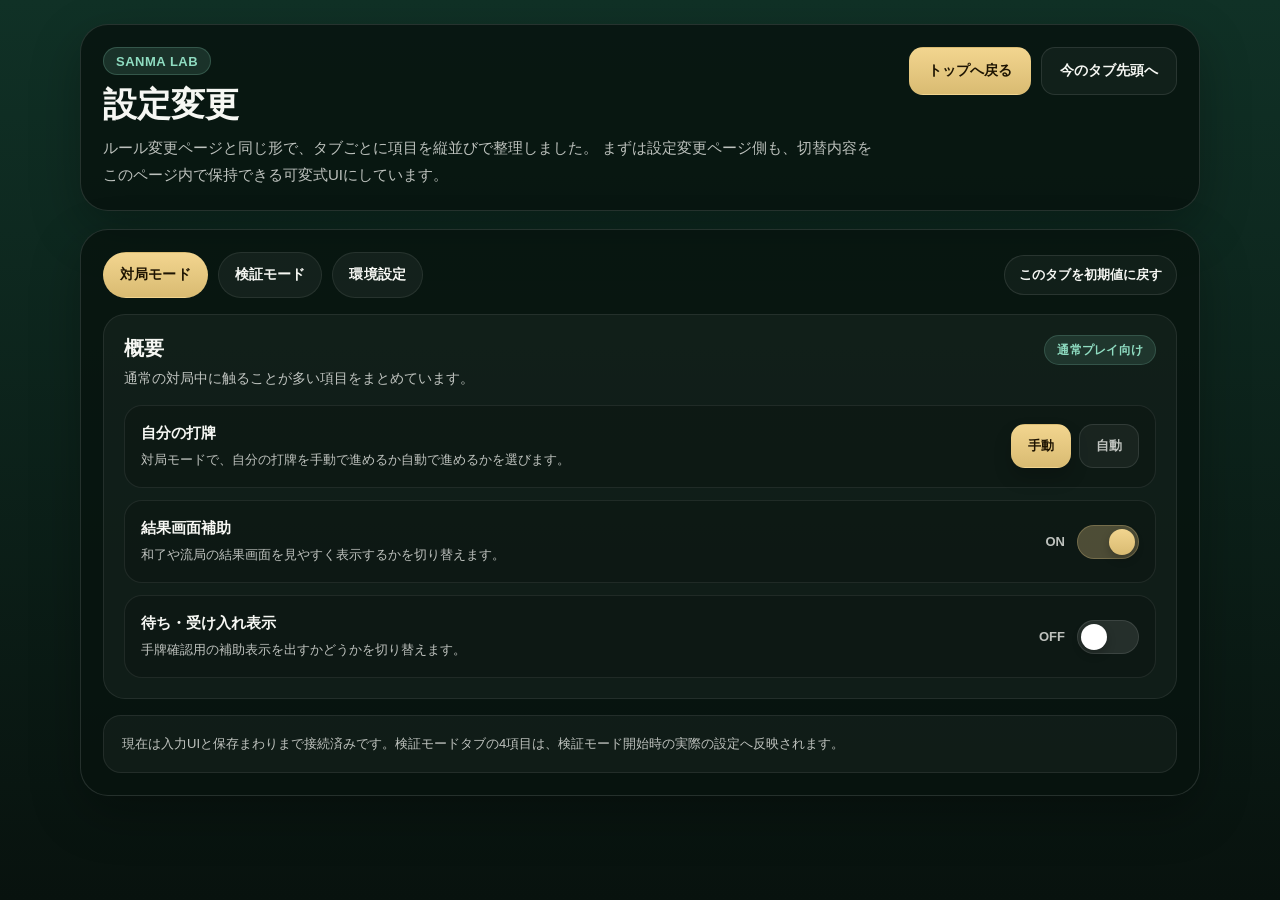
<file: settings_app.html>
<!doctype html>
<html lang="ja">
<head>
  <meta charset="utf-8" />
  <meta name="viewport" content="width=device-width, initial-scale=1" />
  <title>設定変更</title>
  <style>
    :root{
      --bg-top:#103126;
      --bg-bottom:#08120e;
      --panel-bg:rgba(8,20,15,0.84);
      --panel-border:rgba(255,255,255,0.12);
      --panel-soft:rgba(255,255,255,0.04);
      --text:#f6f7f3;
      --muted:rgba(246,247,243,0.76);
      --muted-2:rgba(246,247,243,0.56);
      --gold-1:#f2d58f;
      --gold-2:#d9bb72;
      --gold-text:#1e1402;
      --accent:#8fdcc1;
      --shadow:0 18px 50px rgba(0,0,0,0.28);
      --radius-xl:28px;
      --radius-lg:22px;
      --radius-md:16px;
      --radius-sm:12px;
      --content-w:1120px;
    }

    *{
      box-sizing:border-box;
    }

    html,body{
      margin:0;
      min-height:100%;
    }

    body{
      min-height:100vh;
      background:linear-gradient(180deg,var(--bg-top) 0%,var(--bg-bottom) 100%);
      color:var(--text);
      font-family:-apple-system,BlinkMacSystemFont,"Segoe UI",sans-serif;
      padding:24px;
    }

    button,
    input{
      font:inherit;
    }

    .page{
      width:min(100%,var(--content-w));
      margin:0 auto;
      display:grid;
      gap:18px;
    }

    .hero,
    .tabsWrap{
      padding:22px;
      border-radius:var(--radius-xl);
      background:var(--panel-bg);
      border:1px solid var(--panel-border);
      box-shadow:var(--shadow);
    }

    .hero{
      display:grid;
      gap:16px;
    }

    .heroTop{
      display:flex;
      justify-content:space-between;
      align-items:flex-start;
      gap:16px;
      flex-wrap:wrap;
    }

    .heroTitle{
      display:grid;
      gap:10px;
    }

    .eyebrow{
      display:inline-flex;
      align-items:center;
      width:max-content;
      min-height:28px;
      padding:0 12px;
      border-radius:999px;
      background:rgba(143,220,193,0.14);
      border:1px solid rgba(143,220,193,0.22);
      color:var(--accent);
      font-size:13px;
      font-weight:800;
      letter-spacing:0.04em;
    }

    h1{
      margin:0;
      font-size:34px;
      line-height:1.15;
    }

    .heroText{
      margin:0;
      max-width:780px;
      color:var(--muted);
      line-height:1.8;
      font-size:15px;
    }

    .heroActions{
      display:flex;
      gap:10px;
      flex-wrap:wrap;
    }

    .btn{
      display:inline-flex;
      align-items:center;
      justify-content:center;
      min-height:48px;
      padding:0 18px;
      border-radius:14px;
      text-decoration:none;
      font-weight:800;
      font-size:14px;
      border:1px solid transparent;
      transition:transform 0.15s ease, border-color 0.15s ease, background 0.15s ease;
      cursor:pointer;
    }

    .btn:hover{
      transform:translateY(-1px);
    }

    .btnPrimary{
      background:linear-gradient(180deg,var(--gold-1) 0%,var(--gold-2) 100%);
      color:var(--gold-text);
    }

    .btnGhost{
      background:rgba(255,255,255,0.04);
      color:var(--text);
      border-color:rgba(255,255,255,0.10);
    }

    .tabsWrap{
      display:grid;
      gap:16px;
    }

    .tabsHeaderRow{
      display:flex;
      align-items:center;
      gap:12px;
      flex-wrap:wrap;
    }

    .topTabs{
      display:flex;
      gap:10px;
      flex-wrap:wrap;
      flex:1 1 auto;
    }

    .tabResetWrap{
      display:flex;
      justify-content:flex-end;
      margin-left:auto;
      flex:0 0 auto;
    }

    .topTabBtn{
      appearance:none;
      border:none;
      min-height:46px;
      padding:0 16px;
      border-radius:999px;
      background:rgba(255,255,255,0.05);
      border:1px solid rgba(255,255,255,0.08);
      color:var(--text);
      font-size:14px;
      font-weight:800;
      letter-spacing:0.01em;
      cursor:pointer;
      transition:background 0.15s ease,border-color 0.15s ease,transform 0.15s ease,color 0.15s ease;
    }

    .topTabBtn:hover,
    .tabActionBtn:hover,
    .switch:hover,
    .choiceBtn:hover{
      transform:translateY(-1px);
    }

    .topTabBtn[aria-selected="true"]{
      background:linear-gradient(180deg,var(--gold-1) 0%,var(--gold-2) 100%);
      color:var(--gold-text);
      border-color:transparent;
    }

    .panelToolbar{
      display:none;
      justify-content:space-between;
      align-items:center;
      gap:12px;
      flex-wrap:wrap;
      padding:16px 18px;
      border-radius:18px;
      background:var(--panel-soft);
      border:1px solid rgba(255,255,255,0.08);
    }

    .panelToolbarText{
      display:grid;
      gap:6px;
    }

    .panelToolbarTitle{
      font-size:22px;
      font-weight:800;
      line-height:1.35;
    }

    .panelToolbarLead{
      font-size:14px;
      color:var(--muted);
      line-height:1.7;
    }

    .toolbarActions{
      display:flex;
      gap:10px;
      flex-wrap:wrap;
    }

    .tabActionBtn{
      appearance:none;
      border:1px solid rgba(255,255,255,0.10);
      background:rgba(255,255,255,0.04);
      color:var(--text);
      min-height:40px;
      padding:0 14px;
      border-radius:999px;
      font-size:13px;
      font-weight:800;
      cursor:pointer;
      transition:background 0.15s ease,border-color 0.15s ease,transform 0.15s ease;
    }

    .mainPanels,
    .mainPanel{
      display:grid;
      gap:16px;
    }

    .mainPanel{
      display:none;
    }

    .mainPanel.isActive{
      display:grid;
    }

    .sectionCard{
      display:grid;
      gap:14px;
      padding:20px;
      border-radius:22px;
      background:var(--panel-soft);
      border:1px solid rgba(255,255,255,0.08);
    }

    .sectionHead{
      display:flex;
      justify-content:space-between;
      align-items:flex-start;
      gap:14px;
      flex-wrap:wrap;
    }

    .sectionTitleBox{
      display:grid;
      gap:6px;
    }

    .sectionTitle{
      margin:0;
      font-size:20px;
      line-height:1.3;
    }

    .sectionLead{
      margin:0;
      color:var(--muted);
      font-size:14px;
      line-height:1.7;
    }

    .pill{
      display:inline-flex;
      align-items:center;
      min-height:30px;
      padding:0 12px;
      border-radius:999px;
      font-size:12px;
      font-weight:800;
      letter-spacing:0.02em;
      border:1px solid rgba(255,255,255,0.08);
      background:rgba(255,255,255,0.06);
      color:var(--text);
      white-space:nowrap;
    }

    .pillAccent{
      color:var(--accent);
      background:rgba(143,220,193,0.12);
      border-color:rgba(143,220,193,0.18);
    }

    .settingList{
      display:grid;
      gap:12px;
    }

    .settingRow{
      display:grid;
      grid-template-columns:minmax(0,1.45fr) minmax(240px,0.8fr);
      gap:14px;
      align-items:center;
      padding:16px;
      border-radius:18px;
      background:rgba(0,0,0,0.16);
      border:1px solid rgba(255,255,255,0.08);
    }

    .settingMeta{
      display:grid;
      gap:6px;
      min-width:0;
    }

    .settingLabel{
      font-size:15px;
      font-weight:800;
      line-height:1.4;
    }

    .settingDesc{
      font-size:13px;
      color:var(--muted);
      line-height:1.7;
    }

    .settingControl{
      display:flex;
      justify-content:flex-end;
      align-items:center;
      gap:12px;
      flex-wrap:wrap;
    }

    .switchWrap{
      display:flex;
      align-items:center;
      gap:12px;
      justify-content:flex-end;
      width:100%;
      max-width:320px;
      margin-left:auto;
    }

    .switchLabel{
      font-size:13px;
      font-weight:800;
      color:var(--muted);
      min-width:72px;
      text-align:right;
      white-space:nowrap;
    }

    .switch{
      position:relative;
      width:62px;
      height:34px;
      border-radius:999px;
      border:1px solid rgba(255,255,255,0.10);
      background:rgba(255,255,255,0.10);
      cursor:pointer;
      transition:background 0.15s ease,border-color 0.15s ease,transform 0.15s ease;
      flex:0 0 auto;
    }

    .switch::after{
      content:"";
      position:absolute;
      top:3px;
      left:3px;
      width:26px;
      height:26px;
      border-radius:50%;
      background:#ffffff;
      box-shadow:0 4px 10px rgba(0,0,0,0.24);
      transition:left 0.15s ease, background 0.15s ease;
    }

    .switch.isOn{
      background:rgba(242,213,143,0.28);
      border-color:rgba(242,213,143,0.24);
    }

    .switch.isOn::after{
      left:31px;
      background:linear-gradient(180deg,var(--gold-1) 0%,var(--gold-2) 100%);
    }

    .choiceGroup{
      display:flex;
      flex-wrap:wrap;
      justify-content:flex-end;
      gap:8px;
      width:100%;
      max-width:440px;
      margin-left:auto;
    }

    .choiceBtn{
      appearance:none;
      border:1px solid rgba(255,255,255,0.10);
      background:rgba(255,255,255,0.05);
      color:var(--muted);
      min-height:44px;
      padding:0 16px;
      border-radius:14px;
      font-size:13px;
      font-weight:800;
      cursor:pointer;
      transition:background 0.15s ease,border-color 0.15s ease,transform 0.15s ease,color 0.15s ease,box-shadow 0.15s ease;
      white-space:nowrap;
    }

    .choiceBtn.isSelected{
      background:linear-gradient(180deg,var(--gold-1) 0%,var(--gold-2) 100%);
      color:var(--gold-text);
      border-color:transparent;
      box-shadow:0 10px 18px rgba(0,0,0,0.18);
    }

    .footerNote{
      padding:16px 18px;
      border-radius:18px;
      background:var(--panel-soft);
      border:1px solid rgba(255,255,255,0.08);
      color:var(--muted);
      line-height:1.8;
      font-size:13px;
    }

    @media (max-width: 900px){
      .settingRow{
        grid-template-columns:1fr;
      }

      .settingControl{
        justify-content:flex-start;
      }

      .switchWrap,
      .choiceGroup{
        max-width:none;
        margin-left:0;
        justify-content:flex-start;
      }
    }

    @media (max-width: 640px){
      body{
        padding:14px;
      }

      .hero,
      .tabsWrap{
        padding:16px;
      }

      h1{
        font-size:28px;
      }

      .panelToolbarTitle{
        font-size:20px;
      }

      .topTabBtn,
      .tabActionBtn{
        width:100%;
        justify-content:center;
      }

      .tabResetWrap{
        width:100%;
        margin-left:0;
      }

      .settingRow,
      .sectionCard{
        padding:16px;
      }

      .choiceBtn{
        flex:1 1 calc(50% - 8px);
        justify-content:center;
      }
    }
  </style>
</head>
<body>
  <main class="page">
    <section class="hero">
      <div class="heroTop">
        <div class="heroTitle">
          <span class="eyebrow">SANMA LAB</span>
          <h1>設定変更</h1>
          <p class="heroText">
            ルール変更ページと同じ形で、タブごとに項目を縦並びで整理しました。
            まずは設定変更ページ側も、切替内容をこのページ内で保持できる可変式UIにしています。
          </p>
        </div>
        <div class="heroActions">
          <a class="btn btnPrimary" href="index_app.html">トップへ戻る</a>
          <button class="btn btnGhost" id="scrollActiveTabBtn" type="button">今のタブ先頭へ</button>
        </div>
      </div>
    </section>

    <section class="tabsWrap">
      <div class="tabsHeaderRow">
        <div class="topTabs" role="tablist" aria-label="設定変更タブ">
          <button class="topTabBtn" type="button" role="tab" aria-selected="true" aria-controls="panel-normal" id="tab-normal" data-tab="normal">対局モード</button>
          <button class="topTabBtn" type="button" role="tab" aria-selected="false" aria-controls="panel-verify" id="tab-verify" data-tab="verify">検証モード</button>
          <button class="topTabBtn" type="button" role="tab" aria-selected="false" aria-controls="panel-env" id="tab-env" data-tab="env">環境設定</button>
        </div>
        <div class="tabResetWrap">
          <button class="tabActionBtn" id="resetActiveTabBtn" type="button">このタブを初期値に戻す</button>
        </div>
      </div>

      <div class="mainPanels">
        <section class="mainPanel isActive" id="panel-normal" role="tabpanel" aria-labelledby="tab-normal">
          <div class="panelToolbar">
            <div class="panelToolbarText">
              <div class="panelToolbarTitle">対局モード</div>
              <div class="panelToolbarLead">普段の対局で使う操作感や表示補助をここで切り替えます。</div>
            </div>
            <div class="toolbarActions">
              <button class="tabActionBtn" data-reset-panel="normal" type="button">このタブを初期値に戻す</button>
            </div>
          </div>

          <article class="sectionCard">
            <div class="sectionHead">
              <div class="sectionTitleBox">
                <h2 class="sectionTitle">概要</h2>
                <p class="sectionLead">通常の対局中に触ることが多い項目をまとめています。</p>
              </div>
              <span class="pill pillAccent">通常プレイ向け</span>
            </div>

            <div class="settingList">
              <div class="settingRow">
                <div class="settingMeta">
                  <div class="settingLabel">自分の打牌</div>
                  <div class="settingDesc">対局モードで、自分の打牌を手動で進めるか自動で進めるかを選びます。</div>
                </div>
                <div class="settingControl">
                  <div class="choiceGroup" role="group" aria-label="対局モードの自分の打牌">
                    <button class="choiceBtn" type="button" data-setting-type="choice" data-setting-key="normal-player-control" data-choice-value="manual" data-default="manual">手動</button>
                    <button class="choiceBtn" type="button" data-setting-type="choice" data-setting-key="normal-player-control" data-choice-value="auto">自動</button>
                  </div>
                </div>
              </div>

              <div class="settingRow">
                <div class="settingMeta">
                  <div class="settingLabel">結果画面補助</div>
                  <div class="settingDesc">和了や流局の結果画面を見やすく表示するかを切り替えます。</div>
                </div>
                <div class="settingControl">
                  <div class="switchWrap">
                    <div class="switchLabel" data-choice-label-for="normal-result-assist">ON</div>
                    <button class="switch choiceToggleSwitch isOn" type="button" role="switch" aria-checked="true"
                      data-setting-type="choice-toggle"
                      data-setting-key="normal-result-assist"
                      data-choice-on="on"
                      data-choice-off="off"
                      data-default="on"
                      data-label-on="ON"
                      data-label-off="OFF"></button>
                  </div>
                </div>
              </div>

              <div class="settingRow">
                <div class="settingMeta">
                  <div class="settingLabel">待ち・受け入れ表示</div>
                  <div class="settingDesc">手牌確認用の補助表示を出すかどうかを切り替えます。</div>
                </div>
                <div class="settingControl">
                  <div class="switchWrap">
                    <div class="switchLabel" data-choice-label-for="normal-ukeire-assist">OFF</div>
                    <button class="switch choiceToggleSwitch" type="button" role="switch" aria-checked="false"
                      data-setting-type="choice-toggle"
                      data-setting-key="normal-ukeire-assist"
                      data-choice-on="on"
                      data-choice-off="off"
                      data-default="off"
                      data-label-on="ON"
                      data-label-off="OFF"></button>
                  </div>
                </div>
              </div>
            </div>
          </article>
        </section>

        <section class="mainPanel" id="panel-verify" role="tabpanel" aria-labelledby="tab-verify">
          <div class="panelToolbar">
            <div class="panelToolbarText">
              <div class="panelToolbarTitle">検証モード</div>
              <div class="panelToolbarLead">デバッグで使う項目を、ルール変更ページと同じ操作感で切り替えられるようにしています。</div>
            </div>
            <div class="toolbarActions">
              <button class="tabActionBtn" data-reset-panel="verify" type="button">このタブを初期値に戻す</button>
            </div>
          </div>

          <article class="sectionCard">
            <div class="sectionHead">
              <div class="sectionTitleBox">
                <h2 class="sectionTitle">概要</h2>
                <p class="sectionLead">検証時に触りたい項目を上から順に並べています。</p>
              </div>
              <span class="pill pillAccent">確認向け</span>
            </div>

            <div class="settingList">
              <div class="settingRow">
                <div class="settingMeta">
                  <div class="settingLabel">自分の打牌</div>
                  <div class="settingDesc">検証中の自分の操作方法を、自動か手動かで切り替えます。</div>
                </div>
                <div class="settingControl">
                  <div class="choiceGroup" role="group" aria-label="検証モードの自分の打牌">
                    <button class="choiceBtn" type="button" data-setting-type="choice" data-setting-key="verify-player-control" data-choice-value="auto" data-default="auto">自動</button>
                    <button class="choiceBtn" type="button" data-setting-type="choice" data-setting-key="verify-player-control" data-choice-value="manual">手動</button>
                  </div>
                </div>
              </div>

              <div class="settingRow">
                <div class="settingMeta">
                  <div class="settingLabel">高速モード</div>
                  <div class="settingDesc">進行を速めて、連続確認しやすくするかどうかを切り替えます。</div>
                </div>
                <div class="settingControl">
                  <div class="switchWrap">
                    <div class="switchLabel" data-choice-label-for="verify-fast-mode">ON</div>
                    <button class="switch choiceToggleSwitch isOn" type="button" role="switch" aria-checked="true"
                      data-setting-type="choice-toggle"
                      data-setting-key="verify-fast-mode"
                      data-choice-on="on"
                      data-choice-off="off"
                      data-default="on"
                      data-label-on="ON"
                      data-label-off="OFF"></button>
                  </div>
                </div>
              </div>

              <div class="settingRow">
                <div class="settingMeta">
                  <div class="settingLabel">CPU手牌表示</div>
                  <div class="settingDesc">左右CPUの手牌を開くか閉じるかを切り替えます。</div>
                </div>
                <div class="settingControl">
                  <div class="switchWrap">
                    <div class="switchLabel" data-choice-label-for="verify-cpu-open">CLOSE</div>
                    <button class="switch choiceToggleSwitch" type="button" role="switch" aria-checked="false"
                      data-setting-type="choice-toggle"
                      data-setting-key="verify-cpu-open"
                      data-choice-on="open"
                      data-choice-off="close"
                      data-default="close"
                      data-label-on="OPEN"
                      data-label-off="CLOSE"></button>
                  </div>
                </div>
              </div>

              <div class="settingRow">
                <div class="settingMeta">
                  <div class="settingLabel">オーバーレイ自動進行</div>
                  <div class="settingDesc">結果表示や演出オーバーレイを自動で進めるかを切り替えます。</div>
                </div>
                <div class="settingControl">
                  <div class="switchWrap">
                    <div class="switchLabel" data-choice-label-for="verify-overlay-auto">ON</div>
                    <button class="switch choiceToggleSwitch isOn" type="button" role="switch" aria-checked="true"
                      data-setting-type="choice-toggle"
                      data-setting-key="verify-overlay-auto"
                      data-choice-on="on"
                      data-choice-off="off"
                      data-default="on"
                      data-label-on="ON"
                      data-label-off="OFF"></button>
                  </div>
                </div>
              </div>
            </div>
          </article>
        </section>

        <section class="mainPanel" id="panel-env" role="tabpanel" aria-labelledby="tab-env">
          <div class="panelToolbar">
            <div class="panelToolbarText">
              <div class="panelToolbarTitle">環境設定</div>
              <div class="panelToolbarLead">演出や表示補助など、全体に効く設定をまとめています。</div>
            </div>
            <div class="toolbarActions">
              <button class="tabActionBtn" data-reset-panel="env" type="button">このタブを初期値に戻す</button>
            </div>
          </div>

          <article class="sectionCard">
            <div class="sectionHead">
              <div class="sectionTitleBox">
                <h2 class="sectionTitle">全体設定</h2>
                <p class="sectionLead">画面全体の見やすさや演出系の切替をまとめています。</p>
              </div>
              <span class="pill">全体設定</span>
            </div>

            <div class="settingList">
              <div class="settingRow">
                <div class="settingMeta">
                  <div class="settingLabel">演出表示</div>
                  <div class="settingDesc">リーチや和了などの演出を表示するかどうかを切り替えます。</div>
                </div>
                <div class="settingControl">
                  <div class="switchWrap">
                    <div class="switchLabel" data-choice-label-for="env-effect-display">ON</div>
                    <button class="switch choiceToggleSwitch isOn" type="button" role="switch" aria-checked="true"
                      data-setting-type="choice-toggle"
                      data-setting-key="env-effect-display"
                      data-choice-on="on"
                      data-choice-off="off"
                      data-default="on"
                      data-label-on="ON"
                      data-label-off="OFF"></button>
                  </div>
                </div>
              </div>

              <div class="settingRow">
                <div class="settingMeta">
                  <div class="settingLabel">盤面情報補助</div>
                  <div class="settingDesc">盤面上の補助情報を見やすく表示するかどうかを切り替えます。</div>
                </div>
                <div class="settingControl">
                  <div class="switchWrap">
                    <div class="switchLabel" data-choice-label-for="env-board-assist">ON</div>
                    <button class="switch choiceToggleSwitch isOn" type="button" role="switch" aria-checked="true"
                      data-setting-type="choice-toggle"
                      data-setting-key="env-board-assist"
                      data-choice-on="on"
                      data-choice-off="off"
                      data-default="on"
                      data-label-on="ON"
                      data-label-off="OFF"></button>
                  </div>
                </div>
              </div>

              <div class="settingRow">
                <div class="settingMeta">
                  <div class="settingLabel">効果音</div>
                  <div class="settingDesc">効果音や通知音を使うかどうかを切り替えます。</div>
                </div>
                <div class="settingControl">
                  <div class="switchWrap">
                    <div class="switchLabel" data-choice-label-for="env-sound-enabled">OFF</div>
                    <button class="switch choiceToggleSwitch" type="button" role="switch" aria-checked="false"
                      data-setting-type="choice-toggle"
                      data-setting-key="env-sound-enabled"
                      data-choice-on="on"
                      data-choice-off="off"
                      data-default="off"
                      data-label-on="ON"
                      data-label-off="OFF"></button>
                  </div>
                </div>
              </div>
            </div>
          </article>
        </section>
      </div>

      <div class="footerNote">
        現在は入力UIと保存まわりまで接続済みです。検証モードタブの4項目は、検証モード開始時の実際の設定へ反映されます。
      </div>
    </section>
  </main>

  <script>
    (function () {
      var storageKey = "mbsanma_settings_ui_v1";
      var persistStorageKey = "mbsanma_settings_ui_persist_v1";
      var settingsStorageKey = "mbsanma_settings_values_v1";
      var state = loadState();
      var topTabButtons = Array.prototype.slice.call(document.querySelectorAll(".topTabBtn"));
      var mainPanels = Array.prototype.slice.call(document.querySelectorAll(".mainPanel"));
      var scrollActiveTabBtn = document.getElementById("scrollActiveTabBtn");
      var resetActiveTabBtn = document.getElementById("resetActiveTabBtn");
      var resetButtons = Array.prototype.slice.call(document.querySelectorAll("[data-reset-panel]"));
      var choiceControls = Array.prototype.slice.call(document.querySelectorAll('[data-setting-type="choice"]'));
      var choiceToggleControls = Array.prototype.slice.call(document.querySelectorAll('[data-setting-type="choice-toggle"]'));

      function loadState() {
        try {
          var persistedRaw = localStorage.getItem(persistStorageKey);
          if (persistedRaw) {
            return JSON.parse(persistedRaw) || {};
          }
        } catch (e) {}

        try {
          var raw = sessionStorage.getItem(storageKey);
          return raw ? JSON.parse(raw) : {};
        } catch (e) {
          return {};
        }
      }

      function saveState() {
        try {
          sessionStorage.setItem(storageKey, JSON.stringify(state));
        } catch (e) {}

        try {
          localStorage.setItem(persistStorageKey, JSON.stringify(state));
        } catch (e) {}

        try {
          localStorage.setItem(settingsStorageKey, JSON.stringify(state));
        } catch (e) {}
      }

      function activateMainTab(tabName) {
        topTabButtons.forEach(function (button) {
          var isActive = button.dataset.tab === tabName;
          button.setAttribute("aria-selected", isActive ? "true" : "false");
        });

        mainPanels.forEach(function (panel) {
          panel.classList.toggle("isActive", panel.id === "panel-" + tabName);
        });

        state.activeMainTab = tabName;
        saveState();
      }

      function setChoiceValue(key, value) {
        var controls = Array.prototype.slice.call(document.querySelectorAll('[data-setting-type="choice"][data-setting-key="' + key + '"]'));
        controls.forEach(function (control) {
          var isSelected = control.dataset.choiceValue === value;
          control.classList.toggle("isSelected", isSelected);
          control.setAttribute("aria-pressed", isSelected ? "true" : "false");
        });
        state[key] = String(value);
        saveState();
      }

      function updateChoiceToggleLabel(key, value) {
        var label = document.querySelector('[data-choice-label-for="' + key + '"]');
        var control = document.querySelector('[data-setting-type="choice-toggle"][data-setting-key="' + key + '"]');
        if (!label || !control) return;
        label.textContent = value === control.dataset.choiceOn ? control.dataset.labelOn : control.dataset.labelOff;
      }

      function setChoiceToggleValue(control, value) {
        var isOn = value === control.dataset.choiceOn;
        control.classList.toggle("isOn", isOn);
        control.setAttribute("aria-checked", isOn ? "true" : "false");
        state[control.dataset.settingKey] = String(value);
        updateChoiceToggleLabel(control.dataset.settingKey, String(value));
        saveState();
      }

      function resetPanel(panelKey) {
        var panel = document.getElementById("panel-" + panelKey);
        if (!panel) return;

        var choiceGroups = {};
        Array.prototype.slice.call(panel.querySelectorAll('[data-setting-type="choice"]')).forEach(function (control) {
          var key = control.dataset.settingKey;
          if (!choiceGroups[key]) {
            choiceGroups[key] = control.dataset.default || control.dataset.choiceValue || "";
          }
        });

        Object.keys(choiceGroups).forEach(function (key) {
          setChoiceValue(key, choiceGroups[key]);
        });

        Array.prototype.slice.call(panel.querySelectorAll('[data-setting-type="choice-toggle"]')).forEach(function (control) {
          setChoiceToggleValue(control, control.dataset.default || control.dataset.choiceOn || "");
        });
      }

      topTabButtons.forEach(function (button) {
        button.addEventListener("click", function () {
          activateMainTab(button.dataset.tab);
        });
      });

      choiceControls.forEach(function (control) {
        control.addEventListener("click", function () {
          setChoiceValue(control.dataset.settingKey, control.dataset.choiceValue);
        });
      });

      choiceToggleControls.forEach(function (control) {
        control.addEventListener("click", function () {
          var current = state[control.dataset.settingKey];
          var nextValue = current === control.dataset.choiceOn ? control.dataset.choiceOff : control.dataset.choiceOn;
          setChoiceToggleValue(control, nextValue);
        });
      });

      resetButtons.forEach(function (button) {
        button.addEventListener("click", function () {
          resetPanel(button.dataset.resetPanel);
        });
      });

      if (resetActiveTabBtn) {
        resetActiveTabBtn.addEventListener("click", function () {
          var activeTabButton = document.querySelector('.topTabBtn[aria-selected="true"]');
          if (!activeTabButton) return;
          resetPanel(activeTabButton.dataset.tab);
        });
      }

      if (scrollActiveTabBtn) {
        scrollActiveTabBtn.addEventListener("click", function () {
          var activePanel = document.querySelector(".mainPanel.isActive");
          if (!activePanel) return;
          activePanel.scrollIntoView({ behavior: "smooth", block: "start" });
        });
      }

      (function () {
        var seen = {};
        choiceControls.forEach(function (control) {
          var key = control.dataset.settingKey;
          if (seen[key]) return;
          seen[key] = true;
          var defaultValue = control.dataset.default || control.dataset.choiceValue || "";
          var storedValue = typeof state[key] === "string" ? state[key] : defaultValue;
          setChoiceValue(key, storedValue);
        });
      })();

      choiceToggleControls.forEach(function (control) {
        var key = control.dataset.settingKey;
        var defaultValue = control.dataset.default || control.dataset.choiceOn || "";
        var storedValue = typeof state[key] === "string" ? state[key] : defaultValue;
        setChoiceToggleValue(control, storedValue);
      });

      activateMainTab(state.activeMainTab || "normal");
    })();
  </script>
</body>
</html>
</file>
<file: style/base.css>
/* ========= base.css ========= */

/* ===== 共通変数 ===== */
:root{
  --centerYOffset: -8px;

  --tile: 52px;
  --gap: 1px;
  --cols: 6;
  --rowsMax: 4;

  --riverW: calc(var(--cols) * var(--tile) + (var(--cols) - 1) * var(--gap));
  --myRiverH: calc(var(--rowsMax) * var(--tile) + (var(--rowsMax) - 1) * var(--gap));

  --cpuRows: 3;
  --cpuRiverH: calc(var(--cpuRows) * var(--tile) + (var(--cpuRows) - 1) * var(--gap));
  --rowStep: calc(var(--tile) + var(--gap));

  --cpuRowsShow: 3;
  --cpuBoxH: calc(var(--cpuRowsShow) * var(--tile) + (var(--cpuRowsShow) - 1) * var(--gap));
}

/* ===== ベースレイアウト ===== */
html,
body{
  width: 100%;
  height: 100%;
  min-height: 100%;
  overscroll-behavior: none;
}

body{
  font-family: system-ui;
  margin: 0;
  background: #143625;
  color: #111;
  overflow: hidden;
}

h1{
  font-size: 18px;
  margin: 0;
}

h3{
  font-size: 14px;
  margin: 8px 0 6px;
}

button{
  cursor: pointer;
}

.app{
  min-height: 100%;
  height: 100%;
  display: flex;
  flex-direction: column;
  padding: 0;
  box-sizing: border-box;
  gap: 0;
}

.topbar{
  display:flex;
  gap:8px;
  flex-wrap:wrap;
  align-items:center;
  position: relative;
  z-index: 20;
}

.muted{
  color:#666;
  font-size:12px;
}

/* ===== 上部バッジ ===== */
.badgeTop{
  display:none;
  padding: 3px 10px;
  border-radius: 999px;
  border: 1px solid rgba(0,0,0,0.15);
  background: rgba(255,255,255,0.9);
  font-size: 12px;
}

/* ===== 左上タイトル＋説明 ===== */
.topIntro{
  display: flex;
  flex-direction: column;
  gap: 2px;
  position: relative;
  z-index: 20;
}

.topIntroTitle{
  font-size: 16px;
  font-weight: 900;
  letter-spacing: .03em;
  color: #f2f2f2;
}

.topIntroSub{
  font-size: 12px;
  color: rgba(255,255,255,0.75);
  line-height: 1.2;
}

/* ===== 盤面ステージ ===== */
.boardStage{
  position: relative;
  flex: 1 1 auto;
  min-height: 0;
  display: flex;
  justify-content: center;
  align-items: center;
  padding: 0;
  overflow: hidden;
}

.boardViewport{
  position: relative;
  width: 100%;
  height: 100%;
  min-height: 0;
  overflow: hidden;
}

.gameBoard{
  position: absolute;
  left: 50%;
  top: 50%;
  width: 1600px;
  height: 900px;
  min-width: 0;
  min-height: 0;
  max-width: none;
  max-height: none;
  transform: translate(-50%, -50%) scale(1);
  transform-origin: center center;
  background: url("../img/mat.png") center center / cover no-repeat;
  background-color: #2a6f44;
  container-type: size;
  overflow: visible;
  touch-action: none;
  user-select: none;
  -webkit-user-select: none;
  -webkit-touch-callout: none;

  --zoneW: 24%;
  --zoneH: 48%;
  --zoneTop: 3.2%;
  --zoneLeft: calc(50% - (var(--zoneW) / 2));
  --zoneRight: calc(50% + (var(--zoneW) / 2));

  --cpuRiverYOffset: 0%;
  --myRiverYOffset: 0%;
}

.activeAccountBadge{
  position: absolute;
  left: 24px;
  top: 18px;
  z-index: 21;
  min-height: 40px;
  padding: 0 16px;
  display: inline-flex;
  align-items: center;
  justify-content: center;
  border-radius: 999px;
  border: 1px solid rgba(255,255,255,0.18);
  background:
    linear-gradient(180deg, rgba(255,255,255,0.16) 0%, rgba(255,255,255,0.06) 100%),
    rgba(10, 18, 15, 0.76);
  color: #f4f5ef;
  box-shadow:
    0 12px 24px rgba(0,0,0,0.24),
    inset 0 1px 0 rgba(255,255,255,0.14);
  backdrop-filter: blur(8px);
  -webkit-backdrop-filter: blur(8px);
  font-size: 15px;
  font-weight: 800;
  line-height: 1;
  letter-spacing: 0.04em;
  pointer-events: none;
  user-select: none;
  white-space: nowrap;
}

.activeAccountBadge[hidden]{
  display: none !important;
}

/* ===== マット内上部コントロール ===== */
.boardTopControls{
  position: absolute;
  left: 50%;
  top: 2.2%;
  transform: translateX(-50%);
  z-index: 20;

  width: min(72%, 920px);

  display: flex;
  align-items: center;
  justify-content: center;

  pointer-events: none;
}

.boardTopLeftControls,
.boardTopRightControls,
.boardTopMainControls{
  display: flex;
  align-items: center;
  justify-content: center;
  gap: clamp(8px, 0.95cqw, 14px);
  pointer-events: auto;
}

.boardTopLeftControls,
.boardTopMainControls{
  flex-wrap: wrap;
}

.boardTopControls button,
.topMenuBtn{
  min-width: clamp(128px, 11.4cqw, 174px);
  min-height: clamp(48px, 4.5cqw, 62px);
  padding: clamp(11px, 1.05cqw, 15px) clamp(20px, 1.9cqw, 28px);
  border-radius: 16px;

  border: 1px solid rgba(255,255,255,0.18);
  background:
    linear-gradient(180deg, rgba(255,255,255,0.18) 0%, rgba(255,255,255,0.08) 100%),
    rgba(12, 21, 18, 0.72);
  color: #f4f5ef;
  box-shadow:
    0 14px 28px rgba(0,0,0,0.26),
    inset 0 1px 0 rgba(255,255,255,0.16),
    inset 0 -1px 0 rgba(0,0,0,0.22);
  backdrop-filter: blur(8px);
  -webkit-backdrop-filter: blur(8px);

 font-size: clamp(13px, 1.25cqw, 17px);
  font-weight: 800;
  line-height: 1;
  letter-spacing: .04em;
  white-space: nowrap;

  user-select: none;
  -webkit-tap-highlight-color: transparent;

  appearance: none;
  -webkit-appearance: none;

  transition:
    transform 140ms ease,
    box-shadow 140ms ease,
    border-color 140ms ease,
    background 140ms ease,
    color 140ms ease;
}

.boardTopControls button:hover,
.topMenuBtn:hover{
  transform: translateY(-1px);
  border-color: rgba(255,255,255,0.28);
  background:
    linear-gradient(180deg, rgba(255,255,255,0.22) 0%, rgba(255,255,255,0.10) 100%),
    rgba(18, 30, 26, 0.82);
  box-shadow:
    0 18px 32px rgba(0,0,0,0.28),
    inset 0 1px 0 rgba(255,255,255,0.18),
    inset 0 -1px 0 rgba(0,0,0,0.18);
}

.boardTopControls button:active,
.topMenuBtn:active{
  transform: translateY(1px);
  box-shadow:
    0 8px 16px rgba(0,0,0,0.22),
    inset 0 1px 0 rgba(255,255,255,0.12),
    inset 0 -1px 0 rgba(0,0,0,0.24);
}

.boardTopControls button:focus,
.topMenuBtn:focus{
  outline: none;
}

.boardTopControls button:focus-visible,
.topMenuBtn:focus-visible{
  outline: 2px solid rgba(255,214,102,0.88);
  outline-offset: 2px;
}

.topMenuBtnPrimary{
  border-color: rgba(255, 220, 130, 0.34);
  background:
    linear-gradient(180deg, rgba(255,220,150,0.18) 0%, rgba(255,196,92,0.08) 100%),
    rgba(37, 29, 14, 0.76);
  color: #fff4d3;
}

.topMenuBtnPrimary:hover{
  border-color: rgba(255, 230, 150, 0.44);
  background:
    linear-gradient(180deg, rgba(255,226,160,0.24) 0%, rgba(255,200,98,0.10) 100%),
    rgba(46, 35, 16, 0.84);
}

.topMenuBtnAccent{
  border-color: rgba(140, 210, 255, 0.32);
  background:
    linear-gradient(180deg, rgba(145,220,255,0.16) 0%, rgba(78,160,255,0.08) 100%),
    rgba(14, 25, 40, 0.78);
  color: #e9f8ff;
}

.topMenuBtnAccent:hover{
  border-color: rgba(160, 222, 255, 0.42);
  background:
    linear-gradient(180deg, rgba(160,226,255,0.22) 0%, rgba(90,174,255,0.10) 100%),
    rgba(18, 31, 48, 0.86);
}

@media (max-width: 900px){
  .app{
    padding: 0;
    gap: 0;
  }

  .boardTopControls{
    width: min(82%, 900px);
    top: 2%;
  }
}

@media (max-width: 640px){
  .topIntroTitle{
    font-size: 14px;
  }

  .topIntroSub{
    font-size: 11px;
  }

  .topbar{
    gap: 6px;
  }

  .topbar button{
    font-size: 12px;
    padding: 6px 10px;
  }

  .activeAccountBadge{
    left: 12px;
    top: 10px;
    min-height: 32px;
    padding: 0 12px;
    font-size: 11px;
  }

  .boardTopControls{
    width: min(92%, 100%);
    top: 1.8%;
  }

  .boardTopLeftControls,
  .boardTopRightControls,
  .boardTopMainControls{
    gap: 6px;
  }

  .boardTopControls button,
  .topMenuBtn{
    min-width: 126px;
    min-height: 36px;
    padding: 8px 12px;
    font-size: 11px;
  }
}


@media (orientation: landscape) and (max-height: 520px){
  .gameBoard{
    --tile: 52px;
    --zoneW: 33.5%;
    --zoneH: 71%;
    --zoneTop: 2.2%;
  }

  .activeAccountBadge{
    left: 16px;
    top: 10px;
    min-height: 34px;
    padding: 0 12px;
    font-size: 12px;
  }

  .boardTopControls{
    top: 0.8%;
    width: min(86%, 980px);
  }

  .boardTopLeftControls,
  .boardTopRightControls,
  .boardTopMainControls{
    gap: 8px;
  }

  .boardTopControls button,
  .topMenuBtn{
    min-width: 164px;
    min-height: 84px;
    padding: 14px 20px;
    border-radius: 16px;
    font-size: 18px;
    letter-spacing: .02em;
  }
}
</file>
<file: style/overlay.css>
/* MBsanma/style/overlay.css */
/* ========= overlay.css ========= */

/* =========================================================
   ===== アガリ系オーバーレイ（ツモ / ロン / 流局 / 結果） =====
   ========================================================= */

/* ===== 全画面オーバーレイ土台 ===== */
#tsumoOverlay,
#ryukyokuOverlay,
#ronOverlay,
#resultOverlay{
  position: fixed;
  inset: 0;
  display: none;
  z-index: 9999;
  box-sizing: border-box;
  touch-action: manipulation;
  overscroll-behavior: contain;
}

/* =========================================================
   ===== ツモ / ロン：勝者位置に出す演出型 =====
   - 背景は少し暗くする
   - 本体は agariStage を winner クラスで位置変更
   ========================================================= */
#tsumoOverlay,
#ronOverlay{
  background:
    radial-gradient(circle at center, rgba(255,190,80,0.08) 0%, rgba(255,190,80,0.00) 34%),
    rgba(0,0,0,0.28);
  pointer-events: auto;
}

/* ===== 位置決めステージ ===== */
#tsumoOverlay .agariStage,
#ronOverlay .agariStage{
  position: absolute;
  left: 50%;
  top: 62%;
  transform: translate(-50%, -50%);
  width: min(420px, 40%);
  aspect-ratio: 1 / 1;
  pointer-events: none;
}

/* ===== 勝者位置クラス
   0=自分（中央やや下）
   1=右CPU（中央右寄り）
   2=左CPU（中央左寄り）
   ※ JS側で overlay に付ける想定
*/
#tsumoOverlay.winner-self .agariStage,
#ronOverlay.winner-self .agariStage{
  left: 50%;
  top: 66%;
  transform: translate(-50%, -50%);
}

#tsumoOverlay.winner-left .agariStage,
#ronOverlay.winner-left .agariStage{
  left: 31%;
  top: 47%;
  transform: translate(-50%, -50%);
}

#tsumoOverlay.winner-right .agariStage,
#ronOverlay.winner-right .agariStage{
  left: 69%;
  top: 47%;
  transform: translate(-50%, -50%);
}

/* ===== 発光リング / もや / 火花の土台 ===== */
#tsumoOverlay .agariFx,
#ronOverlay .agariFx{
  position: absolute;
  inset: -8%;
  border-radius: 50%;
  pointer-events: none;
  opacity: 0;
  filter: blur(0.2px);
  animation: agariFxPop 520ms ease-out forwards;
}

#tsumoOverlay .agariFx::before,
#ronOverlay .agariFx::before{
  content: "";
  position: absolute;
  inset: 7%;
  border-radius: 50%;
  border: 3px solid rgba(255,220,120,0.62);
  box-shadow:
    0 0 18px rgba(255,200,70,0.40),
    0 0 38px rgba(255,140,30,0.22),
    inset 0 0 18px rgba(255,210,120,0.16);
}

#tsumoOverlay .agariFx::after,
#ronOverlay .agariFx::after{
  content: "";
  position: absolute;
  inset: -2%;
  border-radius: 50%;
  background:
    radial-gradient(circle at 50% 50%, rgba(255,210,120,0.22) 0%, rgba(255,210,120,0.10) 22%, rgba(255,210,120,0.00) 58%),
    radial-gradient(circle at 25% 28%, rgba(255,245,210,0.42) 0%, rgba(255,245,210,0.00) 10%),
    radial-gradient(circle at 76% 31%, rgba(255,220,150,0.34) 0%, rgba(255,220,150,0.00) 9%),
    radial-gradient(circle at 68% 73%, rgba(255,170,80,0.24) 0%, rgba(255,170,80,0.00) 12%),
    radial-gradient(circle at 28% 74%, rgba(255,150,70,0.20) 0%, rgba(255,150,70,0.00) 11%);
  opacity: 0.92;
}

/* ツモは少し丸く柔らかく */
#tsumoOverlay .agariFxTsumo::before{
  border-color: rgba(255,220,120,0.66);
}

/* ロンは少し強め */
#ronOverlay .agariFxRon::before{
  border-color: rgba(255,205,90,0.72);
  box-shadow:
    0 0 18px rgba(255,180,60,0.42),
    0 0 42px rgba(255,90,30,0.28),
    inset 0 0 20px rgba(255,210,120,0.16);
}

/* ===== 画像本体 ===== */
#tsumoOverlay .agariBadge,
#ronOverlay .agariBadge{
  position: absolute;
  inset: 0;
  display: flex;
  align-items: center;
  justify-content: center;
  pointer-events: none;
  opacity: 0;
  animation: agariBadgePop 520ms ease-out forwards;
}

#tsumoOverlay .agariBadge img,
#ronOverlay .agariBadge img{
  width: 100%;
  height: auto;
  display: block;
  user-select: none;
  -webkit-user-drag: none;
  filter:
    drop-shadow(0 12px 20px rgba(0,0,0,0.28))
    drop-shadow(0 0 20px rgba(255,190,70,0.20))
    drop-shadow(0 0 42px rgba(255,150,40,0.16));
}

/* ロンは少しだけ鋭く */
#ronOverlay .agariBadgeRon img{
  transform: scale(0.98);
}

/* ===== クリック案内 ===== */
#tsumoOverlay .hint,
#ronOverlay .hint{
  position: absolute;
  left: 50%;
  bottom: -26px;
  transform: translateX(-50%);
  color: rgba(255,255,255,0.88);
  font-size: 12px;
  font-weight: 700;
  letter-spacing: 0.04em;
  text-shadow: 0 2px 8px rgba(0,0,0,0.35);
  user-select: none;
  white-space: nowrap;
  opacity: 0;
  animation: agariHintFade 420ms ease-out 160ms forwards;
}

/* =========================================================
   ===== 流局オーバーレイ（既存寄りを維持） =====
   ========================================================= */
#ryukyokuOverlay{
  background: rgba(0,0,0,0.7);
  align-items: center;
  justify-content: center;
  padding: 20px;
}

#ryukyokuOverlay .inner{
  position: relative;
  max-width: min(900px, 96%);
  max-height: 96%;
  width: 100%;
  height: 100%;
  display:flex;
  align-items:center;
  justify-content:center;
}

#ryukyokuOverlay img{
  max-width: 100%;
  max-height: 100%;
  width: auto;
  height: auto;
  border-radius: 18px;
  box-shadow: 0 16px 60px rgba(0,0,0,0.35);
}

#ryukyokuOverlay .hint{
  position:absolute;
  bottom: 16px;
  left: 50%;
  transform: translateX(-50%);
  color: rgba(255,255,255,0.85);
  font-size: 12px;
  user-select:none;
}

/* =========================================================
   ===== 結果確認画面（新規） =====
   ========================================================= */
#resultOverlay{
  background:
    linear-gradient(180deg, rgba(8,12,20,0.78) 0%, rgba(6,10,16,0.86) 100%);
  align-items: center;
  justify-content: center;
  padding: 24px;
  pointer-events: auto;
}

#resultPanel{
  width: min(960px, 94%);
  max-height: 92%;
  overflow: auto;
  touch-action: manipulation;
  overscroll-behavior: contain;
  -webkit-overflow-scrolling: touch;
  border-radius: 20px;
  background:
    linear-gradient(180deg, rgba(27,37,52,0.96) 0%, rgba(17,24,36,0.98) 100%);
  border: 1px solid rgba(255,255,255,0.12);
  box-shadow:
    0 24px 80px rgba(0,0,0,0.42),
    inset 0 1px 0 rgba(255,255,255,0.06);
  color: #f4f7fb;
  padding: 20px 22px 22px;
  box-sizing: border-box;
}

#resultHeader{
  display: flex;
  align-items: flex-end;
  justify-content: space-between;
  gap: 16px;
  margin-bottom: 18px;
  padding-bottom: 14px;
  border-bottom: 1px solid rgba(255,255,255,0.10);
}

#resultTitle{
  font-size: 28px;
  font-weight: 900;
  letter-spacing: 0.04em;
  color: #ffffff;
}

#resultSubtitle{
  font-size: 12px;
  font-weight: 700;
  color: rgba(255,255,255,0.72);
  white-space: nowrap;
}

#resultBody{
  display: flex;
  flex-direction: column;
  gap: 16px;
}

#resultTopRow{
  display: flex;
  align-items: center;
  justify-content: space-between;
  gap: 14px;
}

#resultWinType,
#resultWinner{
  min-height: 48px;
  display: flex;
  align-items: center;
  border-radius: 14px;
  padding: 0 16px;
  box-sizing: border-box;
  background: rgba(255,255,255,0.06);
  border: 1px solid rgba(255,255,255,0.08);
  font-weight: 800;
}

#resultWinType{
  font-size: 22px;
  color: #ffd36e;
}

#resultWinner{
  font-size: 20px;
  color: #ffffff;
  justify-content: flex-end;
}

#resultHandBlock,
#resultDoraBlock,
#resultUraDoraBlock,
#resultYakuBlock,
#resultScoreBlock{
  border-radius: 16px;
  background: rgba(255,255,255,0.05);
  border: 1px solid rgba(255,255,255,0.08);
  box-sizing: border-box;
}

#resultHandBlock{
  padding: 14px 14px 12px;
}

#resultInfoRow{
  display: grid;
  grid-template-columns: 1fr 1fr;
  gap: 14px;
}

#resultDoraBlock,
#resultUraDoraBlock{
  padding: 14px 14px 12px;
  min-height: 98px;
}

#resultYakuBlock{
  padding: 14px;
}

#resultScoreBlock{
  padding: 18px 16px;
  display: flex;
  align-items: center;
  justify-content: space-between;
  gap: 14px;
}

.resultBlockTitle{
  font-size: 13px;
  font-weight: 800;
  color: rgba(255,255,255,0.76);
  letter-spacing: 0.04em;
  margin-bottom: 10px;
}

#resultHandTiles,
#resultDoraTiles,
#resultUraDoraTiles{
  display: flex;
  flex-wrap: wrap;
  align-items: center;
  gap: 6px;
  min-height: 44px;
}

#resultHandTiles img,
#resultDoraTiles img,
#resultUraDoraTiles img{
  height: 56px;
  width: auto;
  display: block;
  border-radius: 6px;
  background: rgba(255,255,255,0.03);
}

#resultYakuList{
  display: grid;
  grid-template-columns: 1fr;
  gap: 8px;
  min-height: 50px;
}

.resultYakuRow{
  display: flex;
  align-items: center;
  justify-content: space-between;
  gap: 14px;
  min-height: 38px;
  padding: 0 12px;
  border-radius: 12px;
  background: rgba(255,255,255,0.04);
}

.resultYakuName{
  font-size: 16px;
  font-weight: 700;
  color: #ffffff;
}

.resultYakuHan{
  font-size: 15px;
  font-weight: 900;
  color: #ffd36e;
  white-space: nowrap;
}

#resultHanFu{
  font-size: 22px;
  font-weight: 900;
  color: #ffffff;
}

#resultPointText{
  font-size: 34px;
  font-weight: 1000;
  color: #ffd36e;
  letter-spacing: 0.02em;
  white-space: nowrap;
  text-shadow: 0 6px 18px rgba(0,0,0,0.25);
}

/* =========================================================
   ===== テキスト演出（カン / リーチ） =====
   ========================================================= */
#kanOverlay,
#ponOverlay,
#riichiOverlay{
  position: fixed;
  inset: 0;
  display: none;
  z-index: 9998;
  align-items: center;
  justify-content: center;
  pointer-events: none;
  touch-action: manipulation;
  overscroll-behavior: contain;
}

#kanOverlay .inner,
#ponOverlay .inner,
#riichiOverlay .inner{
  display:flex;
  align-items:center;
  justify-content:center;
}

.effectText{
  font-weight: 1000;
  font-size: 80px;
  letter-spacing: .14em;
  color: #fff;
  text-shadow: 0 10px 30px rgba(0,0,0,0.45);
  opacity: 0;
  animation: effectPop 650ms ease-out 1;
}

@keyframes effectPop{
  0%   { opacity: 0; transform: translateY(10px) scale(0.94); }
  30%  { opacity: 1; transform: translateY(0px)  scale(1.06); }
  100% { opacity: 0; transform: translateY(-10px) scale(1.00); }
}

/* =========================================================
   ===== ツモ文字演出 =====
   ========================================================= */
#drawOverlay{
  position: fixed;
  inset: 0;
  display: none;
  z-index: 9998;
  align-items: center;
  justify-content: center;
  pointer-events: none;
  touch-action: manipulation;
  overscroll-behavior: contain;
}

#drawOverlay .inner{
  display:flex;
  align-items:center;
  justify-content:center;
}

#drawOverlay .drawText{
  font-weight: 1000;
  font-size: 72px;
  letter-spacing: .12em;
  color: #fff;
  text-shadow: 0 10px 30px rgba(0,0,0,0.45);
  transform: translateY(6px) scale(0.96);
  opacity: 0;
  animation: drawPop 220ms ease-out 1;
}

@keyframes drawPop{
  0%   { opacity: 0; transform: translateY(10px) scale(0.94); }
  55%  { opacity: 1; transform: translateY(0px)  scale(1.03); }
  100% { opacity: 0; transform: translateY(-6px) scale(1.00); }
}

/* =========================================================
   ===== 新アガリ演出アニメーション =====
   ========================================================= */
@keyframes agariFxPop{
  0%{
    opacity: 0;
    transform: scale(0.82) rotate(-8deg);
    filter: blur(2px);
  }
  55%{
    opacity: 1;
    transform: scale(1.04) rotate(1deg);
    filter: blur(0px);
  }
  100%{
    opacity: 1;
    transform: scale(1.00) rotate(0deg);
    filter: blur(0px);
  }
}

@keyframes agariBadgePop{
  0%{
    opacity: 0;
    transform: scale(0.78) translateY(18px);
    filter: blur(6px);
  }
  52%{
    opacity: 1;
    transform: scale(1.06) translateY(-4px);
    filter: blur(0px);
  }
  100%{
    opacity: 1;
    transform: scale(1.00) translateY(0px);
    filter: blur(0px);
  }
}

@keyframes agariHintFade{
  0%{
    opacity: 0;
    transform: translateX(-50%) translateY(6px);
  }
  100%{
    opacity: 1;
    transform: translateX(-50%) translateY(0px);
  }
}

/* =========================================================
   ===== レスポンシブ =====
   ========================================================= */
@media (max-width: 900px){
  #resultPanel{
    width: 96%;
    padding: 16px 16px 18px;
  }

  #resultTitle{
    font-size: 24px;
  }

  #resultInfoRow{
    grid-template-columns: 1fr;
  }

  #resultScoreBlock{
    flex-direction: column;
    align-items: flex-start;
  }

  #resultPointText{
    font-size: 30px;
  }

  #resultHandTiles img,
  #resultDoraTiles img,
  #resultUraDoraTiles img{
    height: 48px;
  }
}

@media (orientation: landscape) and (max-height: 520px){
  #tsumoOverlay,
  #ronOverlay,
  #ryukyokuOverlay,
  #resultOverlay{
    padding: 8px;
  }

  #tsumoOverlay .agariStage,
  #ronOverlay .agariStage{
    width: min(300px, 32%);
  }

  #ryukyokuOverlay .inner{
    max-width: 100%;
    max-height: 100%;
  }

  #ryukyokuOverlay img{
    max-width: min(94vw, 760px);
    max-height: 86vh;
    border-radius: 14px;
  }

  #ryukyokuOverlay .hint{
    bottom: 8px;
    font-size: 10px;
  }

  #resultPanel{
    width: min(98vw, 1320px);
    max-height: 96vh;
    padding: 10px 12px 12px;
    border-radius: 14px;
  }

  #resultHeader{
    margin-bottom: 8px;
    padding-bottom: 8px;
    gap: 8px;
  }

  #resultTitle{
    font-size: 22px;
  }

  #resultSubtitle{
    font-size: 11px;
  }

  #resultBody{
    display: grid;
    grid-template-columns: minmax(0, 6.2fr) minmax(0, 3.8fr);
    grid-template-areas:
      "top top"
      "hand info"
      "yaku score";
    gap: 10px;
    align-items: start;
  }

  #resultTopRow{
    grid-area: top;
  }

  #resultHandBlock{
    grid-area: hand;
    padding: 10px 10px 8px;
  }

  #resultInfoRow{
    grid-area: info;
    display: grid;
    grid-template-columns: repeat(2, minmax(0, 1fr));
    gap: 8px;
    align-self: stretch;
    align-items: stretch;
  }

  #resultDoraBlock,
  #resultUraDoraBlock{
    display: block;
    padding: 8px 8px 7px;
    min-height: 0;
  }

  #resultYakuBlock{
    grid-area: yaku;
    padding: 10px;
  }

  #resultScoreBlock{
    grid-area: score;
    padding: 12px 14px;
    flex-direction: column;
    align-items: flex-start;
    justify-content: center;
    gap: 8px;
  }

  #resultWinType,
  #resultWinner{
    min-height: 36px;
    padding: 0 10px;
    border-radius: 10px;
  }

  #resultWinner{
    justify-content: flex-end;
  }

  #resultWinType{
    font-size: 18px;
  }

  #resultWinner{
    font-size: 16px;
  }

  .resultBlockTitle{
    font-size: 11px;
    margin-bottom: 5px;
  }

  #resultHandTiles,
  #resultDoraTiles,
  #resultUraDoraTiles{
    gap: 2px;
    min-height: 30px;
  }

  #resultHandTiles img,
  #resultDoraTiles img,
  #resultUraDoraTiles img{
    height: 40px;
    border-radius: 4px;
  }

  #resultDoraTiles img,
  #resultUraDoraTiles img{
    height: 34px;
  }

  #resultYakuList{
    grid-template-columns: repeat(2, minmax(0, 1fr));
    gap: 5px;
    min-height: 0;
  }

  .resultYakuRow{
    min-height: 0;
    padding: 8px 10px;
  }

  .resultYakuName,
  .resultYakuHan{
    font-size: 11px;
  }

  #resultHanFu{
    font-size: 22px;
  }

  #resultPointText{
    font-size: 32px;
    line-height: 1;
  }

  .resultYakuRow{
    min-height: 30px;
    padding: 0 8px;
    border-radius: 10px;
  }

  .resultYakuName{
    font-size: 13px;
  }

  .resultYakuHan{
    font-size: 12px;
  }

  #resultHanFu{
    font-size: 18px;
  }

  #resultPointText{
    font-size: 30px;
  }

  .effectText{
    font-size: 54px;
  }

  #drawOverlay .drawText{
    font-size: 50px;
  }
}
</file>
<file: style/hand.css>
/* ========= hand.css ========= */

/* ===== 手牌ゾーン ===== */
.hand-wrap{
  position: absolute;
  left: 2.6%;
  right: 2.6%;
  bottom: 4.2%;

  padding: 0;
  box-sizing: border-box;

  height: 29%;
  z-index: 8;
}

.hand-wrap h3{
  position:absolute;
  left: 14px;
  bottom: 100%;
  margin-bottom: 6px;
  font-size: 14px;
  opacity: .75;
}

/* ===== アクションボタン ===== */
.actionbar{
  position: absolute;
  right: 17.5%;
  bottom: clamp(78px, 11cqh, 126px);
  transform: none;
  display: flex;
  gap: clamp(8px, 0.9cqw, 12px);
  align-items: center;
  justify-content: flex-end;
  z-index: 10;

  width: auto;
  max-width: min(43%, 520px);
  min-height: clamp(46px, 5.6cqw, 60px);

  padding: clamp(8px, 0.9cqw, 12px);
  border-radius: 20px;
  border: 1px solid rgba(255,255,255,0.12);
  background:
    linear-gradient(180deg, rgba(18,27,23,0.78) 0%, rgba(9,14,12,0.70) 100%),
    rgba(8,12,10,0.46);
  box-shadow:
    0 18px 36px rgba(0,0,0,0.30),
    inset 0 1px 0 rgba(255,255,255,0.10),
    inset 0 -1px 0 rgba(0,0,0,0.24);
  backdrop-filter: blur(10px);
  -webkit-backdrop-filter: blur(10px);

  opacity: 0;
  visibility: hidden;
  pointer-events: none;
  transition:
    opacity 150ms ease,
    transform 150ms ease,
    visibility 150ms ease;
}

.actionbar.isVisible{
  opacity: 1;
  visibility: visible;
  pointer-events: auto;
  transform: translateY(0);
}

.actionbar.actionbarHidden{
  transform: translateY(8px);
}

.actionBtn{
  min-width: clamp(68px, 5.8cqw, 92px);
  height: clamp(42px, 4.6cqw, 52px);
  padding: 0 clamp(12px, 1.1cqw, 16px);
  box-sizing: border-box;

  display: none;
  align-items: center;
  justify-content: center;
  flex: 0 0 auto;
  white-space: nowrap;

  border-radius: 14px;
  border: 1px solid rgba(255,255,255,0.14);
  background:
    linear-gradient(180deg, rgba(255,255,255,0.15) 0%, rgba(255,255,255,0.04) 100%),
    rgba(28,36,33,0.92);
  color: rgba(246,249,244,0.96);
  box-shadow:
    0 10px 22px rgba(0,0,0,0.20),
    inset 0 1px 0 rgba(255,255,255,0.14),
    inset 0 -1px 0 rgba(0,0,0,0.24);
  user-select: none;
  font-weight: 900;
  font-size: clamp(12px, 1.1cqw, 15px);
  letter-spacing: .04em;
  line-height: 1;
  pointer-events: auto;
  transform: translateY(0);
  transition:
    transform 120ms ease,
    box-shadow 120ms ease,
    border-color 120ms ease,
    filter 120ms ease,
    background 120ms ease,
    color 120ms ease;
}

.actionBtn:hover{
  transform: translateY(-1px);
  box-shadow:
    0 14px 24px rgba(0,0,0,0.24),
    inset 0 1px 0 rgba(255,255,255,0.16),
    inset 0 -1px 0 rgba(0,0,0,0.20);
}

.actionBtn.enabled{
  filter: none;
}

.actionBtn:active{
  transform: translateY(1px);
}

#ronBtn.enabled{
  border-color: rgba(255, 120, 108, 0.58);
  background:
    linear-gradient(180deg, rgba(255,140,124,0.26) 0%, rgba(255,102,78,0.10) 100%),
    rgba(61, 24, 20, 0.94);
  color: #fff0ec;
}

#tsumoBtn.enabled{
  border-color: rgba(255, 214, 116, 0.58);
  background:
    linear-gradient(180deg, rgba(255,220,130,0.28) 0%, rgba(255,190,74,0.10) 100%),
    rgba(59, 44, 17, 0.94);
  color: #fff6de;
}

#riichiBtn.enabled{
  border-color: rgba(164, 198, 255, 0.58);
  background:
    linear-gradient(180deg, rgba(168,204,255,0.24) 0%, rgba(96,140,255,0.10) 100%),
    rgba(24, 34, 62, 0.94);
  color: #eef5ff;
}

#riichiCancelBtn.enabled{
  border-color: rgba(255, 188, 214, 0.54);
  background:
    linear-gradient(180deg, rgba(255,196,220,0.22) 0%, rgba(255,124,174,0.10) 100%),
    rgba(54, 24, 44, 0.94);
  color: #fff1f7;
}

#kanBtn.enabled{
  border-color: rgba(220, 174, 110, 0.54);
  background:
    linear-gradient(180deg, rgba(223,178,118,0.24) 0%, rgba(194,128,56,0.10) 100%),
    rgba(58, 37, 16, 0.94);
  color: #fff1df;
}

#ponBtn.enabled{
  border-color: rgba(255, 176, 112, 0.56);
  background:
    linear-gradient(180deg, rgba(255,182,118,0.24) 0%, rgba(255,142,68,0.10) 100%),
    rgba(62, 34, 18, 0.94);
  color: #fff2e7;
}

#peiBtn.enabled{
  border-color: rgba(118, 220, 214, 0.50);
  background:
    linear-gradient(180deg, rgba(132,224,218,0.22) 0%, rgba(72,176,170,0.08) 100%),
    rgba(20, 48, 46, 0.94);
  color: #ebfffd;
}

#passBtn.enabled{
  border-color: rgba(214, 219, 226, 0.32);
  background:
    linear-gradient(180deg, rgba(226,231,238,0.16) 0%, rgba(180,188,198,0.08) 100%),
    rgba(42, 48, 52, 0.94);
  color: #f0f4f8;
}

/* ===== ステータス（受け入れ表示） ===== */
#stats{
  position: absolute;
  right: 20%;
  top: 50%;
  transform: none;
  z-index: 8;

  display: none;

  font-size: 12px;
  color: #333;
  background: rgba(255,255,255,0.96);
  border: 1px solid rgba(0,0,0,0.10);
  border-radius: 12px;

  padding: 8px 8px;
  box-shadow: 0 10px 22px rgba(0,0,0,0.08);

  width: min(270px, 15.5%);
  min-width: 188px;
  max-width: min(270px, 15.5%);

  max-height: 24%;
  overflow-y: auto;
  overflow-x: hidden;

  -webkit-overflow-scrolling: touch;
}

#stats:empty{
  display: none !important;
}

#stats[style*="display:block"],
#stats[style*="display: block"],
#stats[style*="display:flex"],
#stats[style*="display: flex"],
#stats.show,
#stats.isOpen,
#stats.is-open,
#stats[data-open="true"],
#stats[aria-hidden="false"]{
  display: block;
}

#stats::-webkit-scrollbar{
  width: 10px;
}
#stats::-webkit-scrollbar-thumb{
  background: rgba(0,0,0,0.18);
  border-radius: 999px;
}

#stats .line{
  display:flex;
  justify-content: space-between;
  gap: 8px;
  margin-bottom: 6px;
}
#stats .line span{
  white-space: nowrap;
  font-size: 12px;
}

#stats .tiles{
  margin-bottom: 10px;
}

#stats .tiles.tiles4{
  --uTile: 26px;
  --uGap: 3px;

  display: grid;
  grid-template-columns: repeat(6, var(--uTile));
  grid-auto-flow: row;
  grid-auto-rows: auto;

  gap: var(--uGap);

  padding: 6px 0 2px;

  overflow-x: hidden;
  overflow-y: hidden;

  justify-content: start;
  align-content: start;
}

#stats .tileChip{
  position: relative;
  display: inline-flex;
  align-items: center;
  justify-content: center;
}

#stats .tileChip img{
  width: var(--uTile);
  height: auto;
  display: block;
  border-radius: 5px;
  box-shadow: 0 3px 8px rgba(0,0,0,0.10);
}

#stats .tileChip .badge{
  position: absolute;
  right: -3px;
  bottom: 2px;

  min-width: 14px;
  height: 14px;
  padding: 0 5px;
  border-radius: 999px;

  background: rgba(0,0,0,0.6);
  color: rgba(255,255,255,0.98);

  font-size: 10px;
  font-weight: 900;
  line-height: 14px;
  text-align: center;

  box-shadow: 0 2px 6px rgba(0,0,0,0.12);

  pointer-events: none;
  user-select: none;
}

#stats.riichiPreviewMode{
  left: 52%;
  right: auto;
  top: auto;
  bottom: clamp(112px, 15.2cqh, 170px);
  transform: translateX(-50%);
  width: min(320px, 22.5%);
  min-width: 220px;
  max-width: min(320px, 22.5%);

  color: #eff6ff;
  background:
    linear-gradient(180deg, rgba(17,24,36,0.94) 0%, rgba(10,15,24,0.92) 100%),
    rgba(9,14,20,0.86);
  border: 1px solid rgba(160,188,255,0.24);
  box-shadow:
    0 16px 32px rgba(0,0,0,0.26),
    inset 0 1px 0 rgba(255,255,255,0.08);
  backdrop-filter: blur(10px);
  -webkit-backdrop-filter: blur(10px);
}

#stats.riichiPreviewMode .line span{
  color: #eff6ff;
}

#stats.riichiPreviewMode .line span:last-child{
  color: #cfe0ff;
}

#stats.riichiPreviewMode .tileChip .badge{
  background: rgba(8, 12, 20, 0.84);
  color: #ffffff;
}

/* ===== 手牌 ===== */
#hand{
  position: absolute;
  left: 0;
  right: 2%;
  bottom: 0;

  display: flex;
  justify-content: center;
  align-items: flex-end;

  gap: 2px;

  padding: 0 10px 2px;
  box-sizing: border-box;
  touch-action: manipulation;
}

#hand button{
  border: none;
  background: transparent;
  padding: 0;
  margin: 0;
  cursor: pointer;
  border-radius: 8px;
}

#hand img{
  width: clamp(44px, 10cqw, 60px);
  height: auto;
  display: block;
  border-radius: 8px;
  box-shadow: 0 6px 16px rgba(0,0,0,0.12);
  transition:
    transform 120ms ease,
    box-shadow 120ms ease,
    outline-color 120ms ease;
  user-select: none;
  -webkit-user-select: none;
  -webkit-tap-highlight-color: transparent;
}

#hand .drawnTile{
  margin-left: 16px;
}

#hand .newTile{
  outline: 2px solid rgba(255, 200, 0, 0.95);
  outline-offset: 2px;
}
#hand .blink{
  animation: blink 0.8s ease-in-out 1;
}
@keyframes blink{
  0%{ transform: translateY(0); }
  30%{ transform: translateY(-6px); }
  100%{ transform: translateY(0); }
}

#hand .selectedTile{
  transform: translateY(-12px);
  outline: 2px solid rgba(0, 140, 255, 0.95);
  outline-offset: 2px;
  box-shadow: 0 14px 24px rgba(0,0,0,0.18);
}

#hand .riichiPick{
  outline: 3px solid rgba(255, 0, 120, 0.95);
  outline-offset: 2px;
}
#hand .riichiDim{
  opacity: 0.25;
  filter: grayscale(1);
}

@media (max-width: 700px){
  .actionbar{
    right: 16.5%;
    bottom: clamp(72px, 12.5cqh, 110px);
    gap: 6px;
    padding: 8px;
    max-width: min(54%, 360px);
    border-radius: 16px;
  }

  .actionBtn{
    min-width: clamp(50px, 8.2cqw, 68px);
    height: clamp(36px, 5.8cqw, 44px);
    padding: 0 clamp(8px, 1.2cqw, 12px);
    font-size: clamp(10px, 2.0cqw, 13px);
    border-radius: 12px;
  }

#stats{
  position: absolute;
  right: 30%;
  top: 65%;
  transform: none;
  z-index: 8;

  display: none;

  font-size: 12px;
  color: #333;
  background: rgba(255,255,255,0.96);
  border: 1px solid rgba(0,0,0,0.10);
  border-radius: 12px;

  padding: 8px 8px;
  box-shadow: 0 10px 22px rgba(0,0,0,0.08);

  width: min(270px, 15.5%);
  min-width: 188px;
  max-width: min(270px, 15.5%);

  max-height: 24%;
  overflow-y: auto;
  overflow-x: hidden;

  -webkit-overflow-scrolling: touch;
}

#stats.riichiPreviewMode{
  left: 52%;
  right: auto;
  bottom: clamp(106px, 16cqh, 146px);
  transform: translateX(-50%);
  width: min(250px, 34%);
  min-width: 170px;
  max-width: min(250px, 34%);
}
  #stats .tiles.tiles4{
    --uTile: 22px;
    --uGap: 2px;
  }
}


@media (orientation: landscape) and (max-height: 520px){
  .hand-wrap{
    left: 1.6%;
    right: 1.6%;
    bottom: 6%;
    height: 28%;
  }

  .actionbar{
    right: 28%;
    bottom: 104px;
    gap: 6px;
    padding: 8px;
    max-width: min(46%, 420px);
    min-height: 40px;
    border-radius: 16px;
  }

  .actionBtn{
    min-width: 132px;
    height: 84px;
    padding: 0 10px;
    font-size: 40px;
    border-radius: 10px;
  }

  #stats{
    right: 24%;
    top: 56%;
    width: min(260px, 22%);
    min-width: 170px;
    max-width: min(260px, 22%);
    max-height: 24%;
    padding: 8px;
    font-size: 11px;
  }

  #stats .line span{
    font-size: 11px;
  }

  #stats .tiles.tiles4{
    --uTile: 22px;
    --uGap: 2px;
  }

  #stats .tileChip .badge{
    right: -2px;
    bottom: 1px;
    min-width: 12px;
    height: 12px;
    padding: 0 3px;
    font-size: 8px;
    line-height: 12px;
  }

  #stats.riichiPreviewMode{
    bottom: 118px;
    width: min(260px, 22%);
    min-width: 170px;
    max-width: min(260px, 22%);
  }

  #hand{
    right: 1%;
    padding: 0 8px 1px;
  }

  #hand img{
    width: 64px;
    border-radius: 8px;
  }

  #hand button{
    border-radius: 8px;
  }

  #hand .drawnTile{
    margin-left: 18px;
  }
}
</file>
<file: style/center.css>
/* ========= center.css ========= */

/* ===== デバッグ用：中央エリア表示 ===== */
body::before{
  content:"";
  position: absolute;
  width: 0;
  height: 0;
  pointer-events: none;
}

/* ===== 中央ゾーンUI ===== */
#centerUi{
  position: absolute;
  left: 50%;
  top: var(--zoneTop);
  width: var(--zoneW);
  height: var(--zoneH);
  transform: translateX(-50%);
  pointer-events: none;
  z-index: 7;

  display: flex;
  flex-direction: column;
  align-items: center;
  justify-content: flex-start;
  gap: clamp(4px, 0.75cqw, 8px);

  padding-top: calc(clamp(88px, 9.6cqh, 106px) + var(--centerYOffset));
  box-sizing: border-box;
  color: #fff;
  font-family: "Trebuchet MS", "Yu Gothic UI", "Yu Gothic", "Hiragino Kaku Gothic ProN", Meiryo, sans-serif;
}

#centerTopRow{
  display: flex;
  align-items: center;
  justify-content: center;
  gap: 8px;
  max-width: calc(100% - 8px);
  flex-wrap: nowrap;
}

/* ===== 局表示 ===== */
#roundInfo{
  position: static !important;
  left: auto !important;
  right: auto !important;
  top: auto !important;
  transform: none !important;

  min-width: 0;
  white-space: nowrap;
  font-size: clamp(19px, 2.05cqw, 28px);
  font-weight: 1000;
  letter-spacing: .02em;
  line-height: 1;
  color: #f8fbff;

  background:
    linear-gradient(180deg, rgba(255,255,255,0.18) 0%, rgba(255,255,255,0.04) 100%),
    linear-gradient(180deg, rgba(32,44,62,0.84) 0%, rgba(13,19,31,0.74) 100%);
  border: 1px solid rgba(192,220,255,0.34);
  border-radius: 16px;
  padding: 8px 14px;
  box-shadow:
    0 12px 24px rgba(0,0,0,0.28),
    inset 0 1px 0 rgba(255,255,255,0.18),
    inset 0 -1px 0 rgba(0,0,0,0.28);
  text-shadow:
    0 2px 6px rgba(0,0,0,0.82),
    0 0 12px rgba(140,185,255,0.34);
}

#kyotakuInfo{
  display: none;
  align-items: center;
  justify-content: center;
  gap: 6px;
  font-size: clamp(13px, 1.15cqw, 17px);
  font-weight: 800;
  color: #fff;
  background:
    linear-gradient(180deg, rgba(255,255,255,0.14) 0%, rgba(255,255,255,0.04) 100%),
    rgba(12,18,26,0.68);
  border: 1px solid rgba(205,225,255,0.20);
  border-radius: 12px;
  padding: 6px 9px;
  box-shadow:
    0 8px 18px rgba(0,0,0,0.22),
    inset 0 1px 0 rgba(255,255,255,0.12);
  text-shadow: 0 1px 3px rgba(0,0,0,0.9);
  white-space: nowrap;
}

#kyotakuCount{
  display: flex;
  flex-direction: column;
  align-items: center;
  justify-content: flex-start;
  gap: 2px;
  line-height: 0;
}

#kyotakuCount img{
  display: block;
  width: clamp(28px, 2.5cqw, 38px);
  height: auto;
  filter: drop-shadow(0 3px 6px rgba(0,0,0,0.34));
}

.kyotakuStickFallback{
  display: inline-flex;
  align-items: center;
  justify-content: center;
  min-width: clamp(28px, 2.5cqw, 38px);
  height: clamp(18px, 1.7cqw, 24px);
  padding: 2px 4px;
  box-sizing: border-box;
  border-radius: 999px;
  background: rgba(255,255,255,0.10);
  color: #fff4dc;
  font-size: clamp(11px, 0.95cqw, 13px);
  font-weight: 1000;
  line-height: 1;
}

.kyotakuLabel{
  color: #fff4dc;
  text-shadow:
    0 1px 3px rgba(0,0,0,0.9),
    0 0 8px rgba(255,193,92,0.30);
}

.kyotakuTimes{
  font-size: clamp(14px, 1.2cqw, 18px);
  font-weight: 1000;
  line-height: 1;
  color: #fff7e9;
  text-shadow:
    0 1px 3px rgba(0,0,0,0.9),
    0 0 8px rgba(255,193,92,0.30);
}

/* ===== ドラ表示 ===== */
#doraIndicator{
  position: static !important;
  left: auto !important;
  right: auto !important;
  top: auto !important;
  transform: none !important;
  margin-top: -2px;

  display: flex;
  flex-direction: column;
  align-items: center;
  justify-content: center;
  gap: 4px;

  color: #fff;
  background:
    linear-gradient(180deg, rgba(255,255,255,0.14) 0%, rgba(255,255,255,0.04) 100%),
    linear-gradient(180deg, rgba(48,39,18,0.78) 0%, rgba(20,17,9,0.74) 100%);
  border: 1px solid rgba(255,215,128,0.28);
  border-radius: 14px;
  padding: 6px 12px 8px;
  box-shadow:
    0 10px 22px rgba(0,0,0,0.24),
    inset 0 1px 0 rgba(255,255,255,0.14),
    inset 0 -1px 0 rgba(0,0,0,0.24);
  text-shadow: 0 1px 3px rgba(0,0,0,0.9);

  max-width: calc(100% - 12px);
}

.doraLabel{
  display: block;
  font-size: clamp(10px, 0.95cqw, 13px);
  font-weight: 1000;
  letter-spacing: .12em;
  color: #ffe29a;
  text-shadow:
    0 1px 3px rgba(0,0,0,0.88),
    0 0 10px rgba(255,195,64,0.42);
  text-align: center;
  line-height: 1;
}

#doraTile{
  display: flex;
  align-items: center;
  justify-content: center;
  gap: 2px;
  flex-wrap: nowrap;
  line-height: 0;
}

#doraIndicator img{
  width: clamp(26px, 3.15cqw, 36px);
  border-radius: 8px;
  box-shadow:
    0 4px 10px rgba(0,0,0,0.28),
    0 0 0 1px rgba(255,255,255,0.10);
}

/* ===== 山 / 王牌表示 ===== */
#wallInfo{
  position: static !important;
  left: auto !important;
  right: auto !important;
  top: auto !important;
  transform: none !important;
  margin-top: -2px;

  font-size: clamp(14px, 1.3cqw, 18px);
  font-weight: 900;
  line-height: 1.45;
  letter-spacing: .04em;
  text-align: center;
  color: #eef6ff;

  background:
    linear-gradient(180deg, rgba(255,255,255,0.10) 0%, rgba(255,255,255,0.03) 100%),
    rgba(9,14,23,0.58);
  border: 1px solid rgba(205,225,255,0.18);
  border-radius: 14px;
  padding: 6px 12px 8px;
  box-shadow:
    0 10px 22px rgba(0,0,0,0.22),
    inset 0 1px 0 rgba(255,255,255,0.10);
  text-shadow:
    0 1px 3px rgba(0,0,0,0.92),
    0 0 8px rgba(130,180,255,0.22);
  backdrop-filter: blur(4px);
  -webkit-backdrop-filter: blur(4px);
}

/* ===== 点数表示 ===== */
.scoreArea{
  position: absolute;
  display: flex;
  align-items: center;
  justify-content: center;
  gap: clamp(2px, 0.95cqw, 2px);
  min-width: max-content;
  transform-origin: center;
}

.scoreBox{
  position: static;
  min-width: max-content;
  font-size: clamp(14px, 1.32cqw, 19px);
  font-weight: 1000;
  color: #f7fbff;
  background:
    linear-gradient(180deg, rgba(255,255,255,0.15) 0%, rgba(255,255,255,0.04) 100%),
    rgba(10,14,22,0.42);
  border: 1px solid rgba(220,234,255,0.18);
  border-radius: 16px;
  padding: 5px 11px;
  box-shadow:
    0 10px 18px rgba(0,0,0,0.18),
    inset 0 1px 0 rgba(255,255,255,0.12);
  letter-spacing: .04em;
  text-shadow:
    0 1px 3px rgba(0,0,0,0.9),
    0 0 8px rgba(110,170,255,0.14);

  display: flex;
  align-items: center;
  justify-content: center;
  gap: 6px;
}

.scoreChipArea{
  display: inline-flex;
  align-items: center;
  justify-content: center;
  gap: clamp(4px, 0.55cqw, 7px);
  min-width: max-content;
  padding: 4px 10px 4px 8px;
  border-radius: 16px;
  border: 1px solid rgba(220,234,255,0.16);
  background:
    linear-gradient(180deg, rgba(255,255,255,0.13) 0%, rgba(255,255,255,0.04) 100%),
    rgba(10,14,22,0.34);
  box-shadow:
    0 8px 16px rgba(0,0,0,0.16),
    inset 0 1px 0 rgba(255,255,255,0.10);
}

.scoreChipIcon{
  display: inline-flex;
  align-items: center;
  justify-content: center;
  width: clamp(18px, 1.7cqw, 24px);
  height: clamp(18px, 1.7cqw, 24px);
  line-height: 0;
  flex: 0 0 auto;
}

.scoreChipIcon img,
.scoreChipIcon .scoreChipIconFallback{
  display: block;
  width: 100%;
  height: 100%;
}

.scoreChipIcon img{
  object-fit: contain;
  filter: drop-shadow(0 2px 5px rgba(0,0,0,0.36));
}

.scoreChipIconFallback{
  display: inline-flex !important;
  align-items: center;
  justify-content: center;
  color: #9ff6e9;
  font-size: clamp(14px, 1.3cqw, 18px);
  font-weight: 1000;
  text-shadow:
    0 1px 3px rgba(0,0,0,0.88),
    0 0 8px rgba(111,245,223,0.42);
}

.scoreChipCount{
  font-size: clamp(13px, 1.2cqw, 17px);
  font-weight: 1000;
  line-height: 1;
  letter-spacing: .03em;
  color: #eafaf7;
  text-shadow:
    0 1px 3px rgba(0,0,0,0.9),
    0 0 8px rgba(111,245,223,0.18);
  white-space: nowrap;
}

.scoreChipArea.isPositive .scoreChipCount{
  color: #8ff7df;
}

.scoreChipArea.isNegative .scoreChipCount{
  color: #ffd4d4;
}

.scoreChipArea.isZero .scoreChipCount{
  color: #eafaf7;
}

.scoreNum{
  font-size: clamp(14px, 1.32cqw, 19px);
  font-weight: 1000;
  line-height: 1;
  color: #f8fbff;
  text-shadow:
    0 1px 3px rgba(0,0,0,0.9),
    0 0 8px rgba(110,170,255,0.14);
}

.windMark{
  display: inline-flex;
  align-items: center;
  justify-content: center;
  min-width: 1.55em;
  font-size: clamp(18px, 1.72cqw, 24px);
  font-weight: 1000;
  line-height: 1;
  padding: 2px 5px;
  border-radius: 10px;
  color: #ffffff;
  background:
    linear-gradient(180deg, rgba(255,255,255,0.15) 0%, rgba(255,255,255,0.04) 100%),
    rgba(255,255,255,0.06);
  box-shadow:
    inset 0 1px 0 rgba(255,255,255,0.14),
    0 4px 8px rgba(0,0,0,0.16);
  text-shadow: 0 1px 3px rgba(0,0,0,0.9);
}

.windEast{
  color: #fff4d0;
  border: 2px solid rgba(255,172,48,0.95);
  box-shadow:
    0 0 0 1px rgba(255,230,168,0.20),
    0 0 12px rgba(255,166,0,0.28),
    inset 0 1px 0 rgba(255,255,255,0.16);
}

#scoreBottomArea{
  bottom: 10%;
  left: 50%;
  transform: translateX(-50%);
}

#scoreLeftArea{
  left: -18.5%;
  top: 55%;
  transform: translateY(-50%) rotate(90deg);
}

#scoreRightArea{
  right: -19%;
  top: 55%;
  transform: translateY(-50%) rotate(-90deg);
}


@media (orientation: landscape) and (max-height: 520px){
  #centerUi{
    gap: 0px;
    padding-top: calc(93px + var(--centerYOffset));
  }


  #centerTopRow{
    gap: 8px;
    max-width: calc(100% - 8px);
  }

  #roundInfo{
    font-size: 24px;
    padding: 9px 16px;
    border-radius: 18px;
  }

  #kyotakuInfo{
    gap: 6px;
    padding: 6px 9px;
    border-radius: 14px;
  }

  #kyotakuCount img{
    width: 34px;
  }

  .kyotakuStickFallback{
    min-width: 34px;
    height: 22px;
    font-size: 12px;
  }

  .kyotakuTimes{
    font-size: 17px;
  }

  #doraIndicator{
    gap: 6px;
    padding: 8px 16px 10px;
    border-radius: 16px;
    margin-top: 8px;
  }

  .doraLabel{
    font-size: 13px;
  }

  #doraIndicator img{
    width: 42px;
    border-radius: 10px;
  }

  #wallInfo{
    font-size: 19px;
    line-height: 1.35;
    padding: 8px 16px 10px;
    border-radius: 16px;
    margin-top: 8px;
  }

  .scoreBox{
    font-size: 25px;
    gap: 8px;
    padding: 9px 15px;
    border-radius: 20px;
  }

  .scoreNum{
    font-size: 24px;
  }

  .windMark{
    min-width: 1.55em;
    font-size: 27px;
    padding: 4px 8px;
    border-radius: 14px;
  }

  .scoreChipArea{
    gap: 7px;
    padding: 6px 12px 6px 10px;
    border-radius: 19px;
  }

  .scoreChipIcon{
    width: 24px;
    height: 24px;
  }

  .scoreChipCount{
    font-size: 18px;
  }

  #scoreBottomArea{
    bottom: 37%;
  }

  #scoreLeftArea{
    left: -3%;
    top: 33%;
  }

  #scoreRightArea{
    right: -3%;
    top: 33%;
  }
}
</file>
<file: style/cpu.css>
/* ========= cpu.css ========= */

/* ===== CPUエリア ===== */
.cpuSide{
  position: absolute;
  top: 20%;
  width: 24%;
  height: 52%;

  display: flex;
  align-items: center;
  justify-content: center;

  pointer-events: none;
  z-index: 5;
}

.cpuLeftSide{
  left: 13.5%;
  justify-content: flex-start;
}

.cpuRightSide{
  right: 13.5%;
  justify-content: flex-end;
}

/* ===== CPU手牌 ===== */
.cpuHand{
  width: clamp(50px, 7.2cqw, 88px);
  display: flex;
  justify-content: center;
  align-items: center;
}

.cpuHandBody{
  position: relative;
  display: flex;
  flex-direction: column;
  justify-content: center;
  align-items: center;
}

.cpuHand img{
  width: clamp(36px, 6cqw, 50px);
  height: auto;
  border-radius: 8px;
  margin: clamp(-10px, -0.85cqw, -12px) 0;
  box-shadow: 0 6px 14px rgba(0,0,0,0.10);
  transform-origin: center;
  display: block;
}

.cpuLeftSide .cpuHand img{
  transform: rotate(90deg);
}

.cpuRightSide .cpuHand img{
  transform: rotate(-90deg);
}

.cpuDrawnSlot{
  position: absolute;
  left: 50%;
  z-index: 2;
  pointer-events: none;
}

.cpuDrawnBottom{
  top: 100%;
  transform: translateX(-50%);
  margin-top: clamp(6px, 0.9cqw, 8px);
}

.cpuDrawnTop{
  bottom: 100%;
  transform: translateX(-50%);
  margin-bottom: clamp(6px, 0.9cqw, 8px);
}

.cpuHand img.cpuDrawnTile{
  margin: 0;
}

/* ===== CPU捨て牌 ===== */
.cpuRiver{
  width: var(--riverW);
  display: grid;
  grid-template-columns: repeat(var(--cols), var(--tile));
  gap: var(--gap);
  grid-auto-rows: auto;
  height: var(--cpuBoxH);
  overflow: visible;
  align-content: start;
  justify-content: center;
}

.cpuRiver img{
  width: var(--tile);
  height: auto;
  object-fit: cover;
  display: block;
  border-radius: 6px;
}

.cpuLeftSide .cpuRiver img.riichiDeclare{
  transform: rotate(90deg) scale(1);
  transform-origin: 50% 50%;
}

.cpuRightSide .cpuRiver img.riichiDeclare{
  transform: rotate(-90deg) scale(1);
  transform-origin: 50% 50%;
}

/* ===== CPU河 ===== */
.cpuLeftSide .cpuRiver,
.cpuRightSide .cpuRiver{
  position: absolute;
  z-index: 6;
  pointer-events: none;
  transform-origin: center;
}

.cpuLeftSide .cpuRiver{
  top: 0%;
  left: 125%;
  transform: translateX(-100%) rotate(90deg);
}

.cpuRightSide .cpuRiver{
  top: 0%;
  left: -25%;
  transform: rotate(-90deg);
}

/* ===== CPU北抜き表示 ===== */
.cpuPeiArea{
  position: absolute;
  z-index: 7;
  pointer-events: none;
}

.cpuPeis{
  display: flex;
  gap: 2px;
  flex-wrap: nowrap;
  justify-content: center;
  align-items: center;
  background: transparent;
}

.cpuPeis img{
  width: clamp(44px, 8cqw, 44px);
  height: auto;
  display: block;
  border-radius: 8px;
}

.cpuLeftPeiArea{
  left: calc(-20% + clamp(20px, 3.1cqw, 34px));
  top: 130%;
  transform: translate(-50%, 0) rotate(90deg);
  transform-origin: top center;
  width: clamp(112px, 14cqw, 176px);
}

.cpuLeftPeiArea .cpuPeis{
  position: absolute;
  top: 0;
  left: auto;
  right: 0;
  display: flex;
  flex-direction: row-reverse;
  justify-content: flex-start;
  align-items: center;
  gap: 2px;
  flex-wrap: nowrap;
  width: max-content;
}

.cpuRightPeiArea{
  right: calc(-18% + clamp(20px, 3.1cqw, 34px));
  top: -20%;
  transform: translate(50%, 0) rotate(-90deg);
  transform-origin: top center;
  width: clamp(112px, 14cqw, 176px);
}

.cpuRightPeiArea .cpuPeis{
  position: absolute;
  top: 0;
  right: 0;
  display: flex;
  flex-direction: row-reverse;
  justify-content: flex-start;
  align-items: center;
  gap: 2px;
  flex-wrap: nowrap;
  width: max-content;
}

/* ===== CPU副露表示 ===== */
.cpuMeldArea{
  position: absolute;
  z-index: 7;
  pointer-events: none;
}

.cpuMelds{
  display: flex;
  flex-direction: row;
  gap: 8px;
  justify-content: flex-start;
  align-items: flex-start;
  background: transparent;
  width: max-content;
}

.cpuMelds .meld{
  display: flex;
  flex-direction: column;
  align-items: flex-end;
  justify-content: flex-start;
  gap: 0;
  line-height: 0;
}

.cpuMelds img{
  width: clamp(44px, 8cqw, 44px);
  height: auto;
  display: block;
  border-radius: 8px;
}

.cpuLeftMeldArea{
  left: -30%;
  top: 144%;
  transform: translate(-50%, 0) rotate(90deg);
  transform-origin: top center;
  width: 40px;
}

.cpuLeftMeldArea .cpuMelds{
  position: absolute;
  top: 0;
  left: auto;
  right: 0;
  flex-direction: row-reverse;
}

.cpuRightMeldArea{
  right: -29%;
  top: -34%;
  transform: translate(50%, 0) rotate(-90deg);
  transform-origin: top center;
  width: 40px;
}

.cpuRightMeldArea .cpuMelds{
  position: absolute;
  top: 0;
  right: 0;
  flex-direction: row-reverse;
}

@media (orientation: landscape) and (max-height: 520px){
  .cpuSide{
    top: 18%;
    width: 21%;
    height: 52%;
  }

  .cpuLeftSide{
    left: 15.5%;
  }

  .cpuRightSide{
    right: 15.5%;
  }

  .cpuHand{
    width: 75px;
  }

  .cpuHand img{
    width: 56px;
    margin: -16px 0;
    border-radius: 8px;
  }

    .cpuDrawnBottom{
    margin-top: 11px;
  }

  .cpuDrawnTop{
    margin-bottom: 11px;
  }

  .cpuRiver img{
    width: var(--tile);
    border-radius: 8px;
  }

  .cpuLeftSide .cpuRiver{
    top: 6%;
    left: 136%;
  }

  .cpuRightSide .cpuRiver{
    top: 6%;
    left: -35%;
  }

  .cpuPeis img,
  .cpuMelds img{
    width: 56px;
    border-radius: 6px;
  }

  .cpuLeftPeiArea{
    left: -8%;
    top: 140%;
    width: 120px;
  }

  .cpuRightPeiArea{
    right: -7%;
    top: -21%;
    width: 120px;
  }

  .cpuLeftMeldArea{
    left: -35%;
    top: 146%;
  }

  .cpuRightMeldArea{
    right: -32%;
    top: -30%;
  }
}
</file>
<file: style/river.css>
/* ========= river.css ========= */

/* ===== 自分の捨て牌 ===== */
.river-wrap{
  position: absolute;
  left: 50%;
  transform: translateX(-50%);
  top: 47.5%;

  display: flex;
  justify-content: center;
  width: max-content;
  margin: 0;
  pointer-events: none;
  z-index: 4;
}

#river{
  --myRiverTile: 54px;

  width: calc(var(--cols) * var(--myRiverTile) + (var(--cols) - 1) * var(--gap));
  display: grid;
  grid-template-columns: repeat(var(--cols), var(--myRiverTile));
  gap: var(--gap);
  align-content: start;

  min-height: calc(var(--myRiverTile) * var(--rowsMax) + (var(--rowsMax) - 1) * var(--gap));

  margin: 0;
}

#river img{
  width: var(--myRiverTile);
  height: auto;
  display: block;
  border-radius: 6px;
}

#river img.riichiDeclare{
  transform: rotate(90deg) scale(1);
  transform-origin: 50% 50%;
}

/* ===== 点数表示の微調整 ===== */
#scoreLeft{
  left: -8%;
}

#scoreRight{
  right: -8%;
}


@media (orientation: landscape) and (max-height: 520px){
  .river-wrap{
    top: 47.2%;
  }

  #river{
    --myRiverTile: 56px;
  }

  #river img{
    border-radius: 7px;
  }
}
</file>
<file: style/rightArea.css>
/* ========= rightArea.css ========= */

/* ===== 右エリア（北・副露） ===== */
.rightArea{
  position: absolute;
  right: 0;
  bottom: 0;
  display:flex;
  flex-direction: column;
  gap: 8px;
  align-items: flex-end;
  width: 15.5%;
  min-width: 110px;
}

.rightBlock{
  width: 100%;
  background: transparent;
  border: none;
  border-radius: 0;
  padding: 0;
  box-shadow: none;
  box-sizing: border-box;
}

.rightLabel{
  display: none;
}

#peis,
#melds{
  display:flex;
  gap: 2px;
  flex-wrap: wrap;
  justify-content: flex-end;
  background: transparent;
}

#peis img{
  width: clamp(44px, 8cqw, 44px);
  height: auto;
  border-radius: 8px;
}

.meld{
  display:flex;
  gap: 2px;
  align-items:center;
}

.meld img{
  width: clamp(44px, 8cqw, 44px);
  height: auto;
  border-radius: 8px;
}

@media (orientation: landscape) and (max-height: 520px){
  .rightArea{
    right: 0.6%;
    bottom: 0.8%;
    gap: 4px;
    width: 12%;
    min-width: 80px;
  }

  #peis img,
  .meld img{
    width: 56px;
    border-radius: 6px;
  }

  .meld{
    gap: 1px;
  }
}
</file>
